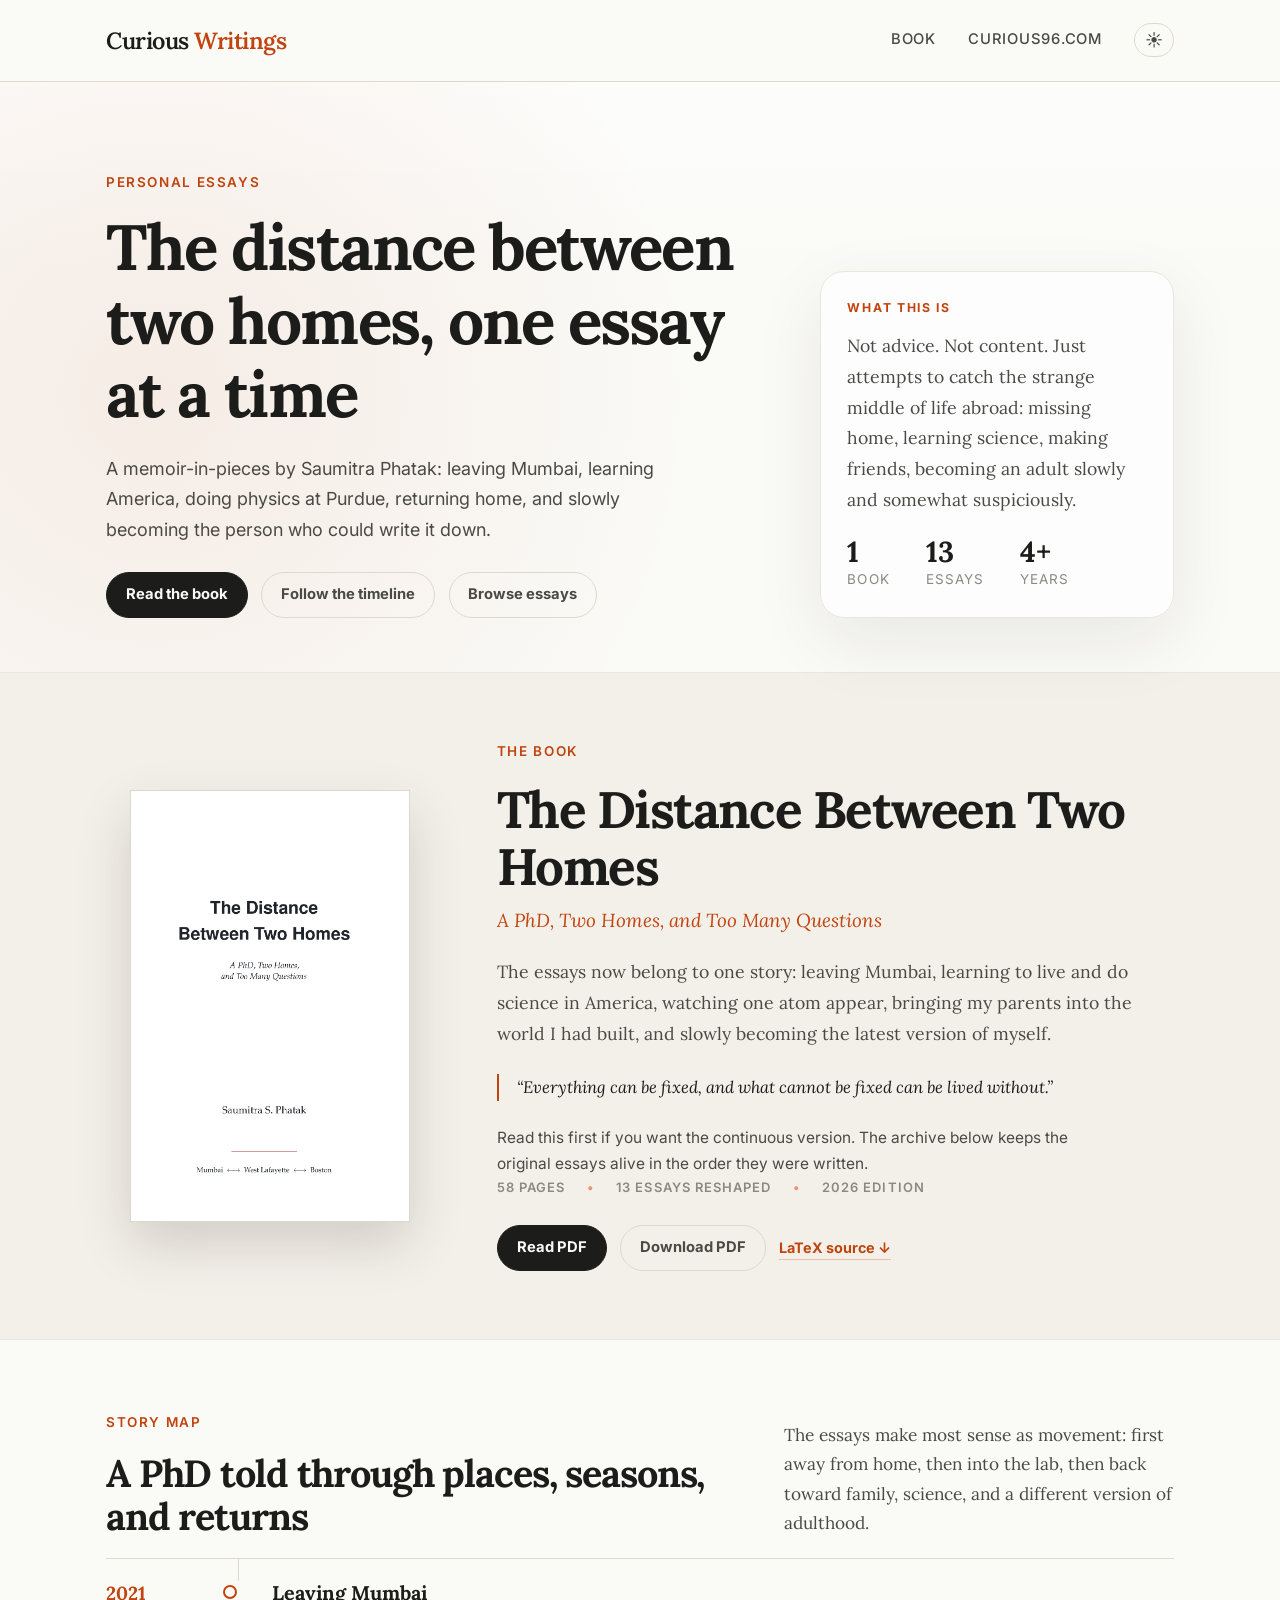
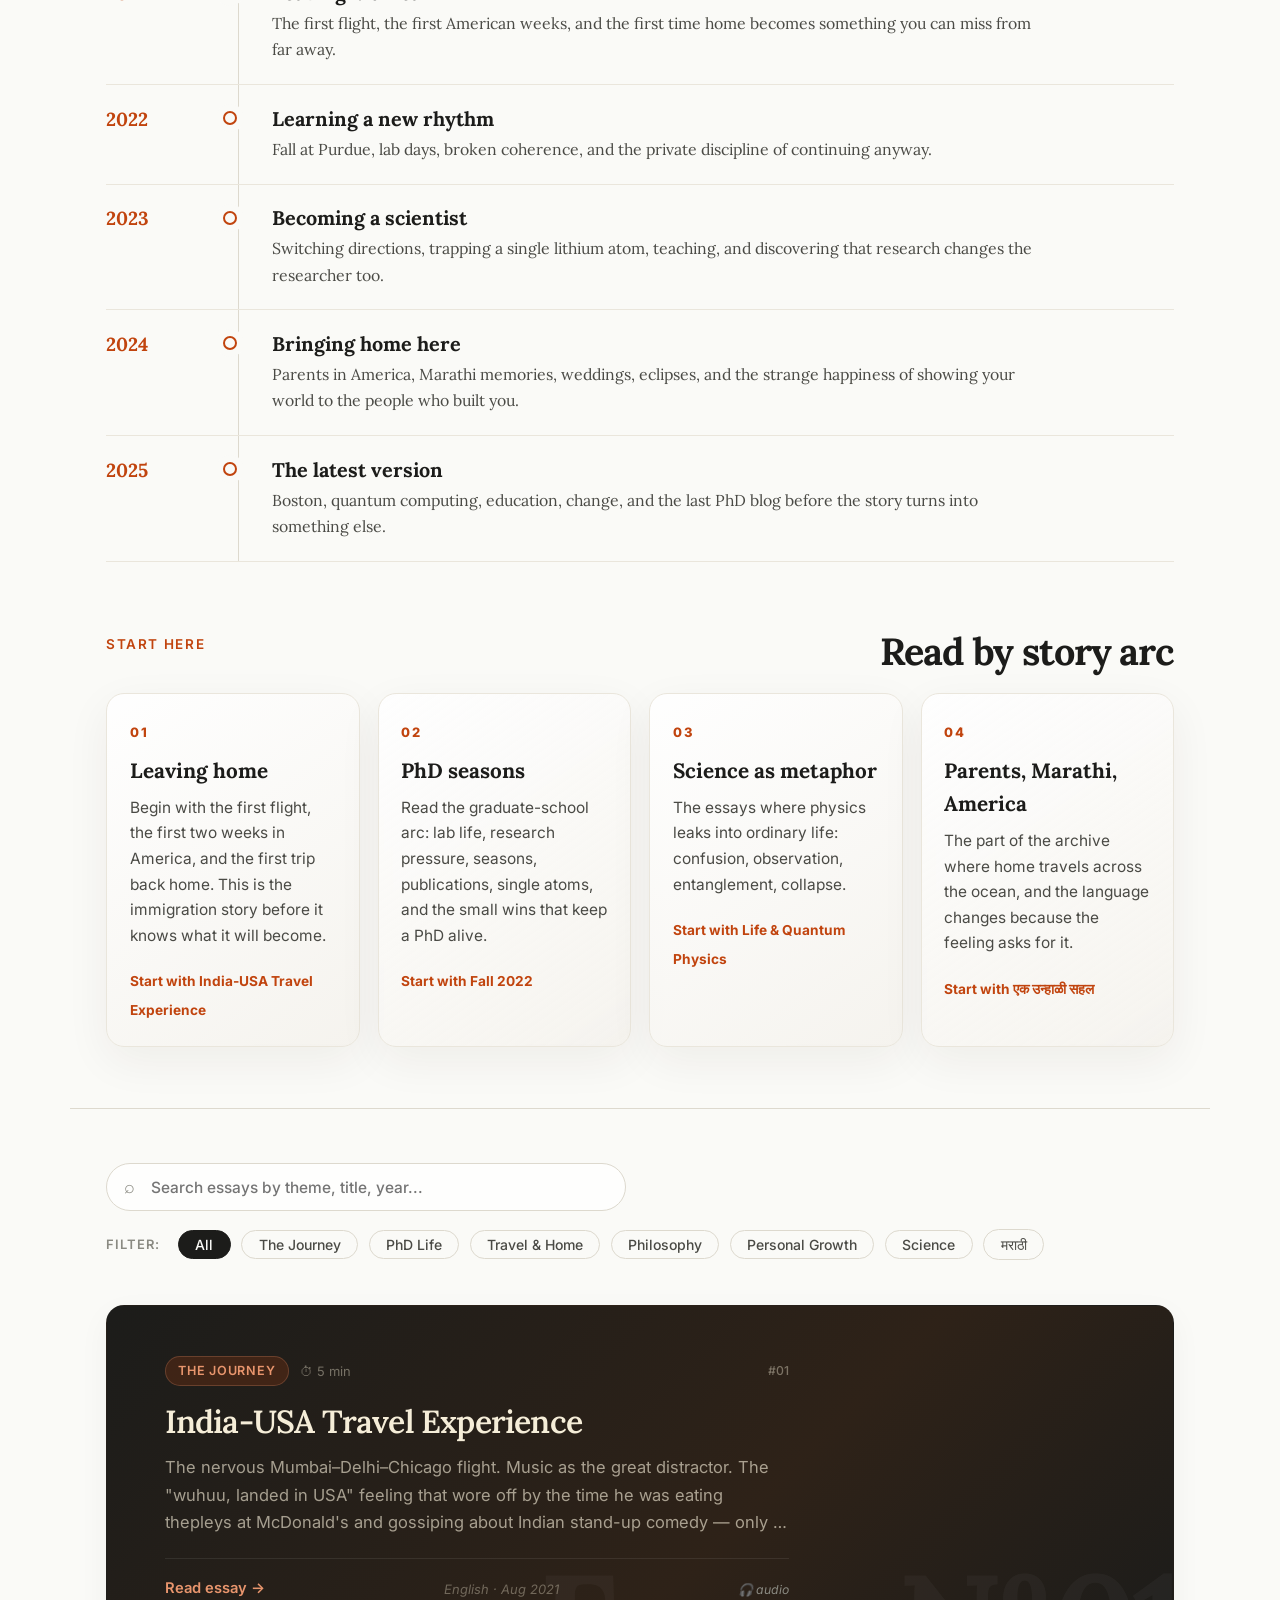
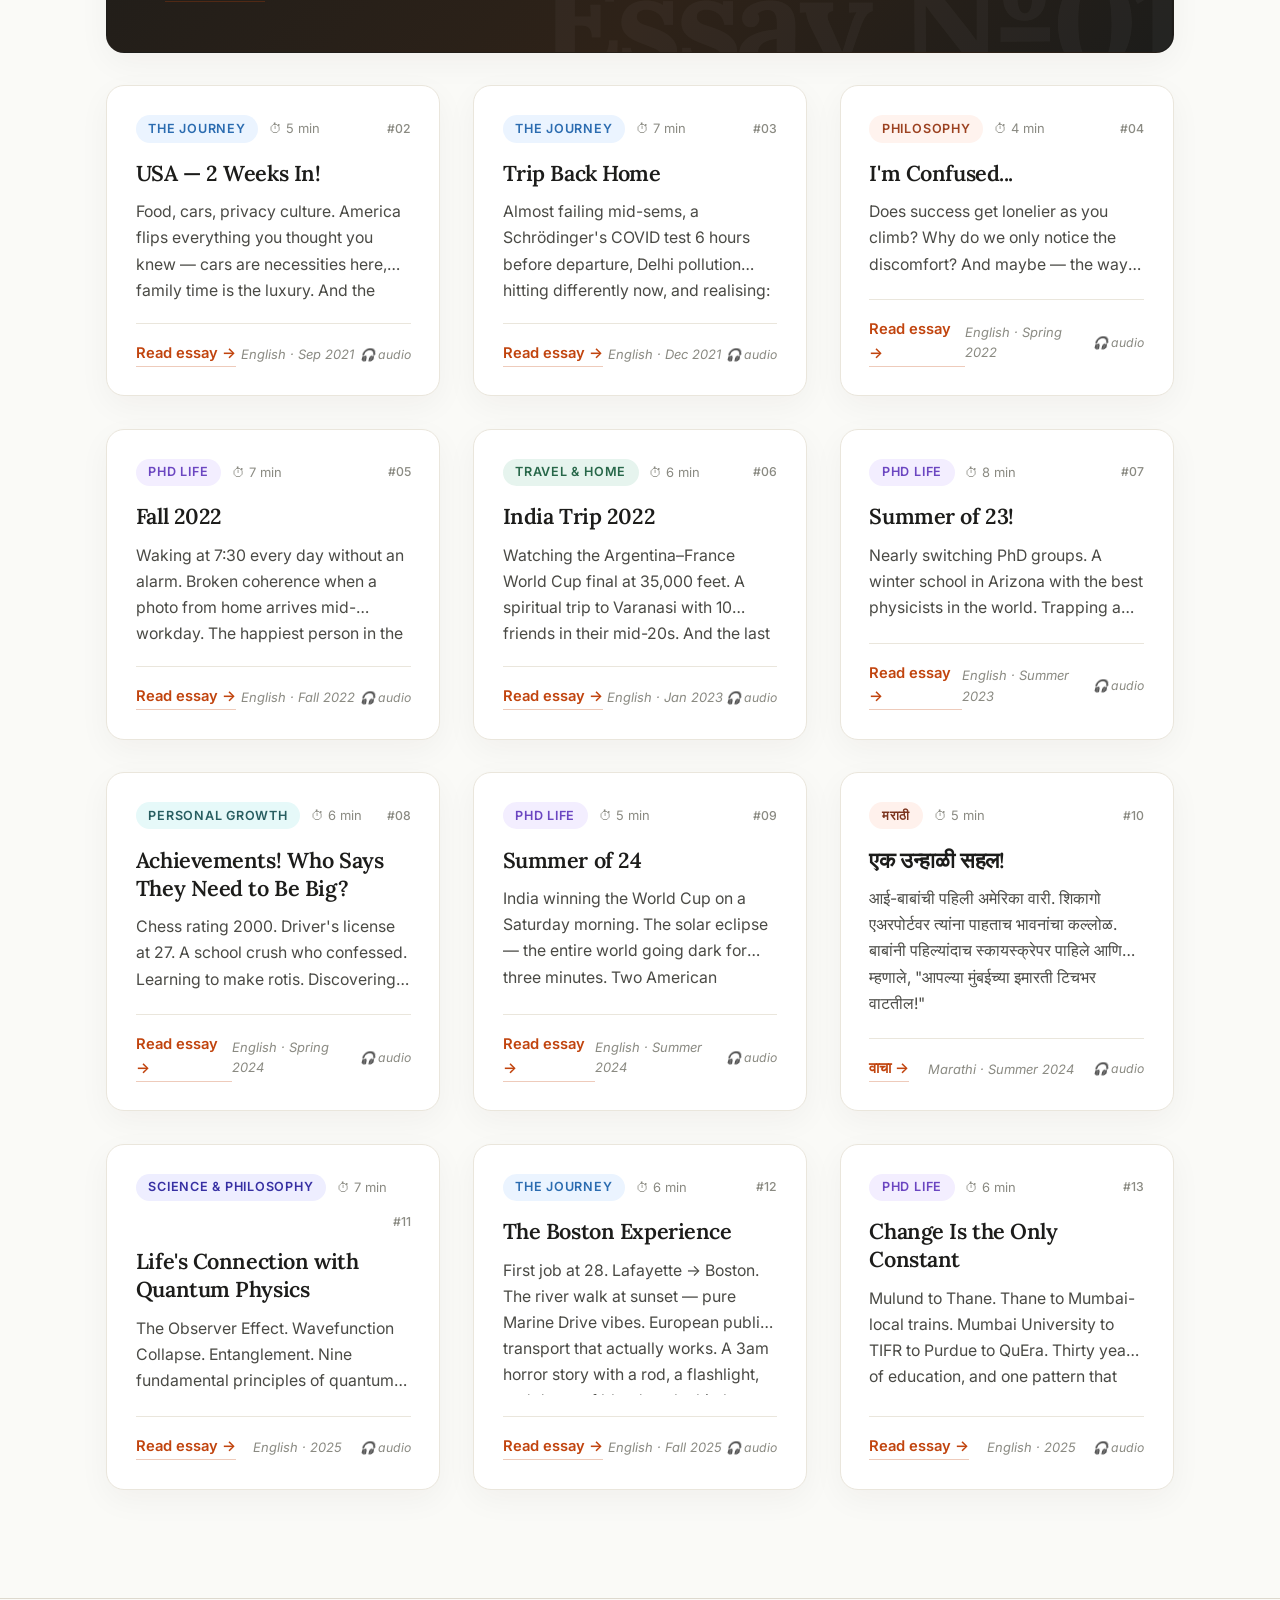
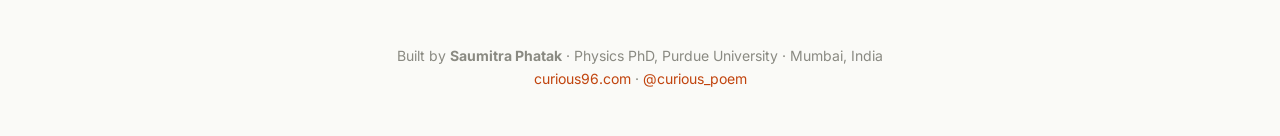
<file: curious-writings.html>
<!DOCTYPE html>
<html lang="en">
<head>
  <meta charset="UTF-8">
  <meta name="viewport" content="width=device-width, initial-scale=1.0">
  <title>Curious Writings — Saumitra Phatak</title>
  <meta name="description" content="Personal essays and The Distance Between Two Homes, a memoir by Saumitra Phatak about a Physics PhD, two homes, science, family, and becoming.">
  <meta name="author" content="Saumitra Phatak">
  <meta name="keywords" content="Saumitra Phatak, personal essays, PhD life, Indian student USA, Purdue University, Mumbai, quantum physics, life abroad">
  <link rel="canonical" href="https://saumitraphatak.github.io/curious-writings/">
  <!-- Open Graph -->
  <meta property="og:type" content="website">
  <meta property="og:title" content="Curious Writings — Personal Essays by Saumitra Phatak">
  <meta property="og:description" content="Read 13 personal essays and The Distance Between Two Homes, a memoir about a Physics PhD, two homes, science, family, and becoming.">
  <meta property="og:url" content="https://saumitraphatak.github.io/curious-writings/">
  <meta property="og:site_name" content="Curious Writings">
  <meta property="og:image" content="https://saumitraphatak.github.io/curious-writings/assets/book/the-distance-between-two-homes-cover.png">
  <!-- Twitter Card -->
  <meta name="twitter:card" content="summary">
  <meta name="twitter:title" content="Curious Writings — Personal Essays by Saumitra Phatak">
  <meta name="twitter:description" content="Personal essays and The Distance Between Two Homes, a memoir about a Physics PhD, two homes, science, family, and becoming.">
  <meta name="twitter:image" content="https://saumitraphatak.github.io/curious-writings/assets/book/the-distance-between-two-homes-cover.png">
  <!-- JSON-LD -->
  <script type="application/ld+json">
  {"@context":"https://schema.org","@graph":[{"@type":"Blog","name":"Curious Writings","description":"Personal essays by Saumitra Phatak — a Mumbaikar navigating a Physics PhD at Purdue University.","url":"https://saumitraphatak.github.io/curious-writings/","author":{"@id":"#author"},"inLanguage":["en","mr"]},{"@type":"Book","name":"The Distance Between Two Homes","alternateName":"A PhD, Two Homes, and Too Many Questions","author":{"@id":"#author"},"bookFormat":"https://schema.org/EBook","inLanguage":"en","url":"https://saumitraphatak.github.io/curious-writings/assets/book/the-distance-between-two-homes.pdf"},{"@type":"Person","@id":"#author","name":"Saumitra Phatak","url":"https://www.curious96.com"}]}
  </script>
  <link rel="stylesheet" href="css/styles.css">
</head>
<body>

<div class="progress-bar" id="progressBar"></div>

<header class="site-header">
  <div class="inner">
    <a href="curious-writings.html" class="site-logo">Curious <span>Writings</span></a>
    <nav class="site-nav">
      <a href="#book">Book</a>
      <a class="external-site-link" href="https://www.curious96.com" target="_blank" rel="noopener">curious96.com</a>
      <button class="theme-toggle" id="themeToggle" aria-label="Toggle dark mode" title="Toggle dark mode">☀</button>
    </nav>
  </div>
</header>

<main>
  <section class="hero">
    <div class="hero-copy">
      <p class="hero-eyebrow">Personal Essays</p>
      <h1>The distance between two homes, one essay at a time</h1>
      <p class="hero-sub">A memoir-in-pieces by Saumitra Phatak: leaving Mumbai, learning America, doing physics at Purdue, returning home, and slowly becoming the person who could write it down.</p>
      <div class="hero-actions">
        <a class="hero-btn primary" href="#book">Read the book</a>
        <a class="hero-btn" href="#timeline">Follow the timeline</a>
        <a class="hero-btn" href="#essays">Browse essays</a>
      </div>
    </div>
    <aside class="hero-note" aria-label="About this collection">
      <p class="note-kicker">What this is</p>
      <p>Not advice. Not content. Just attempts to catch the strange middle of life abroad: missing home, learning science, making friends, becoming an adult slowly and somewhat suspiciously.</p>
      <div class="hero-meta">
        <div class="hero-stat"><strong>1</strong><small>Book</small></div>
        <div class="hero-stat"><strong>13</strong><small>Essays</small></div>
        <div class="hero-stat"><strong>4+</strong><small>Years</small></div>
      </div>
    </aside>
  </section>

  <section class="book-feature" id="book" aria-labelledby="book-title">
    <div class="book-feature-inner">
      <a class="book-cover-link" href="assets/book/the-distance-between-two-homes.pdf" target="_blank" rel="noopener" aria-label="Open The Distance Between Two Homes PDF">
        <img class="book-cover" src="assets/book/the-distance-between-two-homes-cover.png" alt="Cover of The Distance Between Two Homes by Saumitra S. Phatak" width="792" height="1224">
      </a>
      <div class="book-copy">
        <p class="hero-eyebrow">The book</p>
        <h2 id="book-title">The Distance Between Two Homes</h2>
        <p class="book-subtitle">A PhD, Two Homes, and Too Many Questions</p>
        <p class="book-description">The essays now belong to one story: leaving Mumbai, learning to live and do science in America, watching one atom appear, bringing my parents into the world I had built, and slowly becoming the latest version of myself.</p>
        <blockquote>“Everything can be fixed, and what cannot be fixed can be lived without.”</blockquote>
        <p class="book-context">Read this first if you want the continuous version. The archive below keeps the original essays alive in the order they were written.</p>
        <div class="book-meta" aria-label="Book details">
          <span>58 pages</span>
          <span>13 essays reshaped</span>
          <span>2026 edition</span>
        </div>
        <div class="hero-actions book-actions">
          <a class="hero-btn primary" href="assets/book/the-distance-between-two-homes.pdf" target="_blank" rel="noopener">Read PDF</a>
          <a class="hero-btn" href="assets/book/the-distance-between-two-homes.pdf" download>Download PDF</a>
          <a class="text-download" href="assets/book/the-distance-between-two-homes.tex" download>LaTeX source ↓</a>
        </div>
      </div>
    </div>
  </section>

  <section class="timeline-section" id="timeline" aria-labelledby="timeline-title">
    <div class="section-intro timeline-intro">
      <div>
        <p class="hero-eyebrow">Story map</p>
        <h2 id="timeline-title">A PhD told through places, seasons, and returns</h2>
      </div>
      <p>The essays make most sense as movement: first away from home, then into the lab, then back toward family, science, and a different version of adulthood.</p>
    </div>
    <div class="timeline">
      <a class="timeline-item" href="articles/01-india-usa-travel.html">
        <span class="timeline-year">2021</span>
        <span class="timeline-dot" aria-hidden="true"></span>
        <span class="timeline-copy">
          <strong>Leaving Mumbai</strong>
          <small>The first flight, the first American weeks, and the first time home becomes something you can miss from far away.</small>
        </span>
      </a>
      <a class="timeline-item" href="articles/05-fall-2022.html">
        <span class="timeline-year">2022</span>
        <span class="timeline-dot" aria-hidden="true"></span>
        <span class="timeline-copy">
          <strong>Learning a new rhythm</strong>
          <small>Fall at Purdue, lab days, broken coherence, and the private discipline of continuing anyway.</small>
        </span>
      </a>
      <a class="timeline-item" href="articles/07-summer-2023.html">
        <span class="timeline-year">2023</span>
        <span class="timeline-dot" aria-hidden="true"></span>
        <span class="timeline-copy">
          <strong>Becoming a scientist</strong>
          <small>Switching directions, trapping a single lithium atom, teaching, and discovering that research changes the researcher too.</small>
        </span>
      </a>
      <a class="timeline-item" href="articles/10-ek-unhali-sahal.html">
        <span class="timeline-year">2024</span>
        <span class="timeline-dot" aria-hidden="true"></span>
        <span class="timeline-copy">
          <strong>Bringing home here</strong>
          <small>Parents in America, Marathi memories, weddings, eclipses, and the strange happiness of showing your world to the people who built you.</small>
        </span>
      </a>
      <a class="timeline-item" href="articles/13-learnings-of-education.html">
        <span class="timeline-year">2025</span>
        <span class="timeline-dot" aria-hidden="true"></span>
        <span class="timeline-copy">
          <strong>The latest version</strong>
          <small>Boston, quantum computing, education, change, and the last PhD blog before the story turns into something else.</small>
        </span>
      </a>
    </div>
  </section>

  <section class="reader-paths" id="start-here" aria-label="Suggested reading paths">
    <div class="section-intro">
      <p class="hero-eyebrow">Start here</p>
      <h2>Read by story arc</h2>
    </div>
    <div class="path-grid">
      <a class="path-card" href="articles/01-india-usa-travel.html">
        <span class="path-num">01</span>
        <h3>Leaving home</h3>
        <p>Begin with the first flight, the first two weeks in America, and the first trip back home. This is the immigration story before it knows what it will become.</p>
        <small>Start with India-USA Travel Experience</small>
      </a>
      <a class="path-card" href="articles/05-fall-2022.html">
        <span class="path-num">02</span>
        <h3>PhD seasons</h3>
        <p>Read the graduate-school arc: lab life, research pressure, seasons, publications, single atoms, and the small wins that keep a PhD alive.</p>
        <small>Start with Fall 2022</small>
      </a>
      <a class="path-card" href="articles/11-life-quantum-physics.html">
        <span class="path-num">03</span>
        <h3>Science as metaphor</h3>
        <p>The essays where physics leaks into ordinary life: confusion, observation, entanglement, collapse.</p>
        <small>Start with Life &amp; Quantum Physics</small>
      </a>
      <a class="path-card" href="articles/10-ek-unhali-sahal.html">
        <span class="path-num">04</span>
        <h3>Parents, Marathi, America</h3>
        <p>The part of the archive where home travels across the ocean, and the language changes because the feeling asks for it.</p>
        <small>Start with एक उन्हाळी सहल</small>
      </a>
    </div>
  </section>

  <hr class="divider">

  <div class="filter-shell" id="essays">
    <div class="search-wrap">
      <span class="search-icon">⌕</span>
      <input id="essaySearch" type="search" placeholder="Search essays by theme, title, year..." autocomplete="off" aria-label="Search essays">
    </div>
    <div class="filter-bar">
      <span class="filter-label">Filter:</span>
      <button class="filter-btn active" data-filter="all">All</button>
      <button class="filter-btn" data-filter="journey">The Journey</button>
      <button class="filter-btn" data-filter="phd">PhD Life</button>
      <button class="filter-btn" data-filter="travel">Travel & Home</button>
      <button class="filter-btn" data-filter="philosophy">Philosophy</button>
      <button class="filter-btn" data-filter="growth">Personal Growth</button>
      <button class="filter-btn" data-filter="science">Science</button>
      <button class="filter-btn" data-filter="marathi">मराठी</button>
    </div>
  </div>

  <section class="articles-section">
    <div class="articles-grid" id="grid">

      <!-- 01 -->
      <article class="article-card featured reveal" data-category="journey">
        <div class="card-body">
          <div class="card-meta">
            <span class="category-tag cat-journey">The Journey</span>
            <span class="read-time">⏱ 5 min</span>
            <span class="card-num">#01</span>
          </div>
          <h2 class="card-title">India-USA Travel Experience</h2>
          <p class="card-excerpt">The nervous Mumbai–Delhi–Chicago flight. Music as the great distractor. The "wuhuu, landed in USA" feeling that wore off by the time he was eating thepleys at McDonald's and gossiping about Indian stand-up comedy — only to leave a bag on the shuttle home.</p>
          <div class="card-footer">
            <a href="articles/01-india-usa-travel.html" class="card-read-link">Read essay →</a>
            <span class="card-lang">English · Aug 2021</span>
          </div>
        </div>
      </article>

      <!-- 02 -->
      <article class="article-card reveal" data-category="journey">
        <div class="card-body">
          <div class="card-meta">
            <span class="category-tag cat-journey">The Journey</span>
            <span class="read-time">⏱ 5 min</span>
            <span class="card-num">#02</span>
          </div>
          <h2 class="card-title">USA — 2 Weeks In!</h2>
          <p class="card-excerpt">Food, cars, privacy culture. America flips everything you thought you knew — cars are necessities here, family time is the luxury. And the discipline! They actually follow the rules.</p>
          <div class="card-footer">
            <a href="articles/02-usa-two-weeks.html" class="card-read-link">Read essay →</a>
            <span class="card-lang">English · Sep 2021</span>
          </div>
        </div>
      </article>

      <!-- 03 -->
      <article class="article-card reveal" data-category="journey">
        <div class="card-body">
          <div class="card-meta">
            <span class="category-tag cat-journey">The Journey</span>
            <span class="read-time">⏱ 7 min</span>
            <span class="card-num">#03</span>
          </div>
          <h2 class="card-title">Trip Back Home</h2>
          <p class="card-excerpt">Almost failing mid-sems, a Schrödinger's COVID test 6 hours before departure, Delhi pollution hitting differently now, and realising: you go out and fail at 100 things, still you come home a superstar in your parents' eyes.</p>
          <div class="card-footer">
            <a href="articles/03-trip-back-home.html" class="card-read-link">Read essay →</a>
            <span class="card-lang">English · Dec 2021</span>
          </div>
        </div>
      </article>

      <!-- 04 -->
      <article class="article-card reveal" data-category="philosophy">
        <div class="card-body">
          <div class="card-meta">
            <span class="category-tag cat-philosophy">Philosophy</span>
            <span class="read-time">⏱ 4 min</span>
            <span class="card-num">#04</span>
          </div>
          <h2 class="card-title">I'm Confused...</h2>
          <p class="card-excerpt">Does success get lonelier as you climb? Why do we only notice the discomfort? And maybe — the way to live is to have floating interests always. Changing phases is the key to being content.</p>
          <div class="card-footer">
            <a href="articles/04-im-confused.html" class="card-read-link">Read essay →</a>
            <span class="card-lang">English · Spring 2022</span>
          </div>
        </div>
      </article>

      <!-- 05 -->
      <article class="article-card reveal" data-category="phd">
        <div class="card-body">
          <div class="card-meta">
            <span class="category-tag cat-phd">PhD Life</span>
            <span class="read-time">⏱ 7 min</span>
            <span class="card-num">#05</span>
          </div>
          <h2 class="card-title">Fall 2022</h2>
          <p class="card-excerpt">Waking at 7:30 every day without an alarm. Broken coherence when a photo from home arrives mid-workday. The happiest person in the room is the one who thinks the least. And the fall season — everyone in the world should experience it once.</p>
          <div class="card-footer">
            <a href="articles/05-fall-2022.html" class="card-read-link">Read essay →</a>
            <span class="card-lang">English · Fall 2022</span>
          </div>
        </div>
      </article>

      <!-- 06 -->
      <article class="article-card reveal" data-category="travel">
        <div class="card-body">
          <div class="card-meta">
            <span class="category-tag cat-travel">Travel & Home</span>
            <span class="read-time">⏱ 6 min</span>
            <span class="card-num">#06</span>
          </div>
          <h2 class="card-title">India Trip 2022</h2>
          <p class="card-excerpt">Watching the Argentina–France World Cup final at 35,000 feet. A spiritual trip to Varanasi with 10 friends in their mid-20s. And the last night — crying together as a family before going back to make the American dream come true.</p>
          <div class="card-footer">
            <a href="articles/06-india-trip-2022.html" class="card-read-link">Read essay →</a>
            <span class="card-lang">English · Jan 2023</span>
          </div>
        </div>
      </article>

      <!-- 07 -->
      <article class="article-card reveal" data-category="phd">
        <div class="card-body">
          <div class="card-meta">
            <span class="category-tag cat-phd">PhD Life</span>
            <span class="read-time">⏱ 8 min</span>
            <span class="card-num">#07</span>
          </div>
          <h2 class="card-title">Summer of 23!</h2>
          <p class="card-excerpt">Nearly switching PhD groups. A winter school in Arizona with the best physicists in the world. Trapping a single lithium atom — best imaging accuracy in the world. Teaching atomic physics to Mumbai University students every Saturday.</p>
          <div class="card-footer">
            <a href="articles/07-summer-2023.html" class="card-read-link">Read essay →</a>
            <span class="card-lang">English · Summer 2023</span>
          </div>
        </div>
      </article>

      <!-- 08 -->
      <article class="article-card reveal" data-category="growth">
        <div class="card-body">
          <div class="card-meta">
            <span class="category-tag cat-growth">Personal Growth</span>
            <span class="read-time">⏱ 6 min</span>
            <span class="card-num">#08</span>
          </div>
          <h2 class="card-title">Achievements! Who Says They Need to Be Big?</h2>
          <p class="card-excerpt">Chess rating 2000. Driver's license at 27. A school crush who confessed. Learning to make rotis. Discovering classical music. Defending Hinduism with physics. The ones that never go on your CV but define you completely.</p>
          <div class="card-footer">
            <a href="articles/08-achievements.html" class="card-read-link">Read essay →</a>
            <span class="card-lang">English · Spring 2024</span>
          </div>
        </div>
      </article>

      <!-- 09 -->
      <article class="article-card reveal" data-category="phd">
        <div class="card-body">
          <div class="card-meta">
            <span class="category-tag cat-phd">PhD Life</span>
            <span class="read-time">⏱ 5 min</span>
            <span class="card-num">#09</span>
          </div>
          <h2 class="card-title">Summer of 24</h2>
          <p class="card-excerpt">India winning the World Cup on a Saturday morning. The solar eclipse — the entire world going dark for three minutes. Two American weddings. And a labmate's words: "It's so weird that after five years, you move on, but the lab stays right where it is."</p>
          <div class="card-footer">
            <a href="articles/09-summer-2024.html" class="card-read-link">Read essay →</a>
            <span class="card-lang">English · Summer 2024</span>
          </div>
        </div>
      </article>

      <!-- 10 -->
      <article class="article-card reveal" data-category="marathi">
        <div class="card-body">
          <div class="card-meta">
            <span class="category-tag cat-marathi">मराठी</span>
            <span class="read-time">⏱ 5 min</span>
            <span class="card-num">#10</span>
          </div>
          <h2 class="card-title">एक उन्हाळी सहल!</h2>
          <p class="card-excerpt">आई-बाबांची पहिली अमेरिका वारी. शिकागो एअरपोर्टवर त्यांना पाहताच भावनांचा कल्लोळ. बाबांनी पहिल्यांदाच स्कायस्क्रेपर पाहिले आणि म्हणाले, "आपल्या मुंबईच्या इमारती टिचभर वाटतील!"</p>
          <div class="card-footer">
            <a href="articles/10-ek-unhali-sahal.html" class="card-read-link">वाचा →</a>
            <span class="card-lang">Marathi · Summer 2024</span>
          </div>
        </div>
      </article>

      <!-- 11 -->
      <article class="article-card reveal" data-category="science">
        <div class="card-body">
          <div class="card-meta">
            <span class="category-tag cat-science">Science & Philosophy</span>
            <span class="read-time">⏱ 7 min</span>
            <span class="card-num">#11</span>
          </div>
          <h2 class="card-title">Life's Connection with Quantum Physics</h2>
          <p class="card-excerpt">The Observer Effect. Wavefunction Collapse. Entanglement. Nine fundamental principles of quantum physics — and how each one mirrors the way we actually live, love, and make decisions.</p>
          <div class="card-footer">
            <a href="articles/11-life-quantum-physics.html" class="card-read-link">Read essay →</a>
            <span class="card-lang">English · 2025</span>
          </div>
        </div>
      </article>

      <!-- 12 -->
      <article class="article-card reveal" data-category="journey">
        <div class="card-body">
          <div class="card-meta">
            <span class="category-tag cat-journey">The Journey</span>
            <span class="read-time">⏱ 6 min</span>
            <span class="card-num">#12</span>
          </div>
          <h2 class="card-title">The Boston Experience</h2>
          <p class="card-excerpt">First job at 28. Lafayette → Boston. The river walk at sunset — pure Marine Drive vibes. European public transport that actually works. A 3am horror story with a rod, a flashlight, and drops of blood on the kitchen floor. And riding the quantum computing tide.</p>
          <div class="card-footer">
            <a href="articles/12-boston-experience.html" class="card-read-link">Read essay →</a>
            <span class="card-lang">English · Fall 2025</span>
          </div>
        </div>
      </article>

      <!-- 13 -->
      <article class="article-card reveal" data-category="phd">
        <div class="card-body">
          <div class="card-meta">
            <span class="category-tag cat-phd">PhD Life</span>
            <span class="read-time">⏱ 6 min</span>
            <span class="card-num">#13</span>
          </div>
          <h2 class="card-title">Change Is the Only Constant</h2>
          <p class="card-excerpt">Mulund to Thane. Thane to Mumbai-local trains. Mumbai University to TIFR to Purdue to QuEra. Thirty years of education, and one pattern that repeated itself every single time: survival mode first, then compounding growth. The final PhD blog.</p>
          <div class="card-footer">
            <a href="articles/13-learnings-of-education.html" class="card-read-link">Read essay →</a>
            <span class="card-lang">English · 2025</span>
          </div>
        </div>
      </article>

    </div>
    <p class="empty-state" id="emptyState" hidden>No essays match that filter yet. Try a softer search term, the archive is moody but not infinite.</p>
  </section>
</main>

<footer class="site-footer">
  <p>Built by <strong>Saumitra Phatak</strong> · Physics PhD, Purdue University · Mumbai, India<br>
  <a href="https://www.curious96.com" target="_blank" rel="noopener">curious96.com</a> · <a href="https://www.instagram.com/curious_poem/" target="_blank" rel="noopener">@curious_poem</a></p>
</footer>

<script>
// ─── DARK MODE ───
(function() {
  const saved = localStorage.getItem('cw-theme');
  if (saved === 'dark') document.documentElement.dataset.theme = 'dark';
})();

const toggleBtn = document.getElementById('themeToggle');
toggleBtn.textContent = document.documentElement.dataset.theme === 'dark' ? '☾' : '☀';
toggleBtn.addEventListener('click', () => {
  const isDark = document.documentElement.dataset.theme === 'dark';
  document.documentElement.dataset.theme = isDark ? '' : 'dark';
  toggleBtn.textContent = isDark ? '☀' : '☾';
  localStorage.setItem('cw-theme', isDark ? '' : 'dark');
});

// ─── PROGRESS BAR FALLBACK (for browsers without scroll-timeline) ───
if (!CSS.supports('animation-timeline', 'scroll()')) {
  const bar = document.getElementById('progressBar');
  window.addEventListener('scroll', () => {
    const scrolled = window.scrollY;
    const total = document.documentElement.scrollHeight - window.innerHeight;
    bar.style.transform = `scaleX(${total > 0 ? scrolled / total : 0})`;
  }, { passive: true });
}

// ─── STAGGER DELAYS for reveal cards ───
document.querySelectorAll('.article-card.reveal').forEach((card, i) => {
  card.style.setProperty('--stagger', i % 6);
});

// ─── SCROLL REVEAL ───
const observer = new IntersectionObserver(entries => {
  entries.forEach(e => { if (e.isIntersecting) e.target.classList.add('visible'); });
}, { threshold: 0.07 });
document.querySelectorAll('.reveal').forEach(el => observer.observe(el));

// ─── SEARCH + FILTER with fade-animation ───
let activeFilter = 'all';
let activeQuery = '';

function cardMatches(card) {
  const filterMatch = activeFilter === 'all' || card.dataset.category === activeFilter;
  const haystack = card.textContent.toLowerCase();
  const queryMatch = !activeQuery || haystack.includes(activeQuery);
  return filterMatch && queryMatch;
}

function doFilter() {
  const cards = [...document.querySelectorAll('.article-card')];
  const emptyState = document.getElementById('emptyState');
  const hidden = new Set();

  // Phase 1: fade out cards that won't be shown
  cards.forEach(card => {
    const show = cardMatches(card);
    if (!show) {
      hidden.add(card);
      card.style.opacity = '0';
      card.style.transform = 'scale(0.97) translateY(-6px)';
    }
  });

  // Phase 2: after fade, hide them and reveal remaining
  setTimeout(() => {
    cards.forEach((card, i) => {
      if (hidden.has(card)) {
        card.style.display = 'none';
        card.style.opacity = '';
        card.style.transform = '';
      } else {
        if (card.style.display === 'none') {
          card.style.display = '';
          card.style.opacity = '0';
          card.style.transform = 'scale(0.97) translateY(10px)';
          // stagger visible cards
          const delay = [...cards.filter(c => !hidden.has(c))].indexOf(card) * 40;
          setTimeout(() => {
            card.style.transition = 'opacity 0.3s ease, transform 0.3s ease, box-shadow 0.3s ease';
            card.style.opacity = '1';
            card.style.transform = '';
            setTimeout(() => card.style.transition = '', 350);
          }, delay);
        } else {
          card.style.opacity = '1';
          card.style.transform = '';
        }
      }
    });
    if (emptyState) emptyState.hidden = hidden.size !== cards.length;
  }, 220);
}

// Override card transition for filter animation
document.querySelectorAll('.article-card').forEach(card => {
  card.style.transition = 'opacity 0.22s ease, transform 0.22s ease, box-shadow 0.3s ease';
});

document.querySelectorAll('.filter-btn').forEach(btn => {
  btn.addEventListener('click', () => {
    document.querySelectorAll('.filter-btn').forEach(b => b.classList.remove('active'));
    btn.classList.add('active');
    activeFilter = btn.dataset.filter;
    if (document.startViewTransition) {
      const transition = document.startViewTransition(() => doFilter());
      transition.ready.catch(() => {});
      transition.finished.catch(() => {});
    } else {
      doFilter();
    }
  });
});

const searchInput = document.getElementById('essaySearch');
searchInput?.addEventListener('input', () => {
  activeQuery = searchInput.value.trim().toLowerCase();
  doFilter();
});

// ─── AUDIO HINT (front page — passive indicator, full listen is inside article) ───
document.querySelectorAll('.article-card').forEach(card => {
  const footer = card.querySelector('.card-footer');
  if (!footer) return;
  const hint = document.createElement('span');
  hint.className   = 'card-audio-hint';
  hint.textContent = '🎧 audio';
  hint.title       = 'Open the essay to listen to the full audio';
  footer.appendChild(hint);
});
</script>
</body>
</html>
</file>
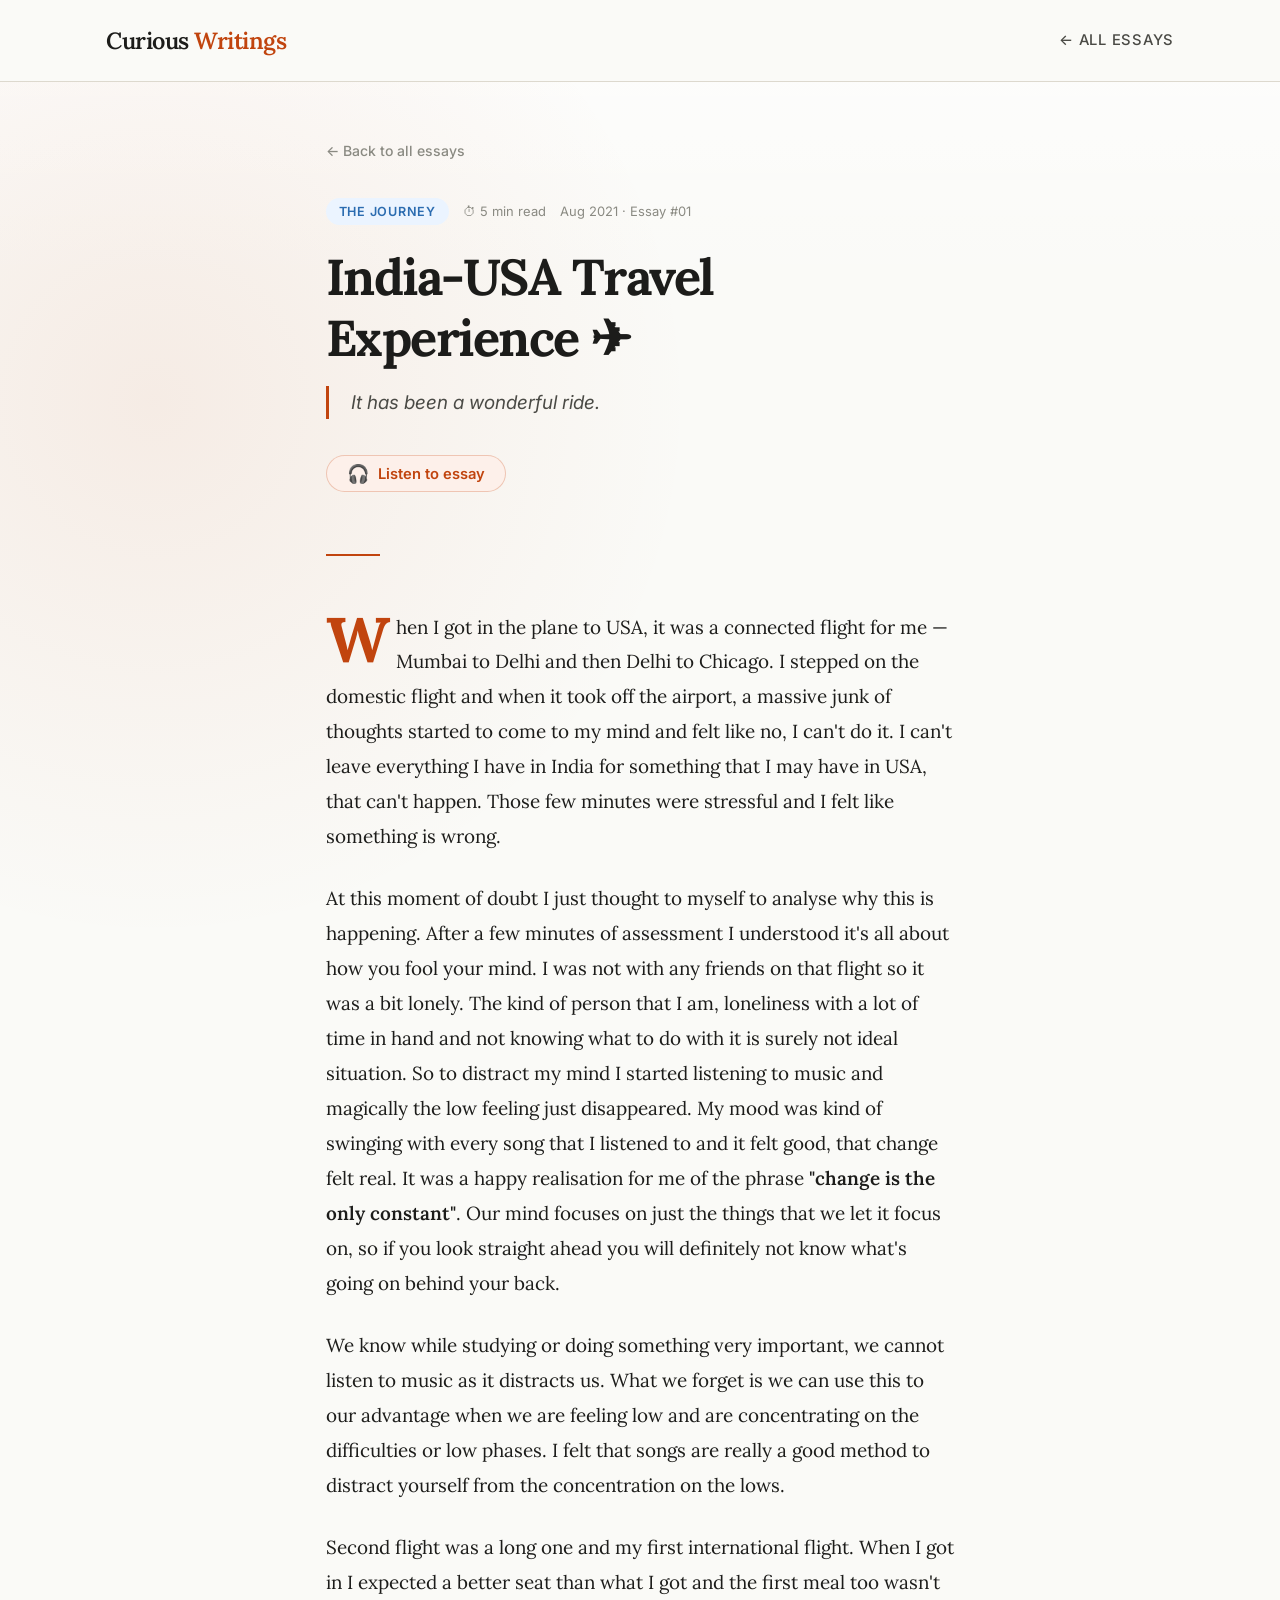
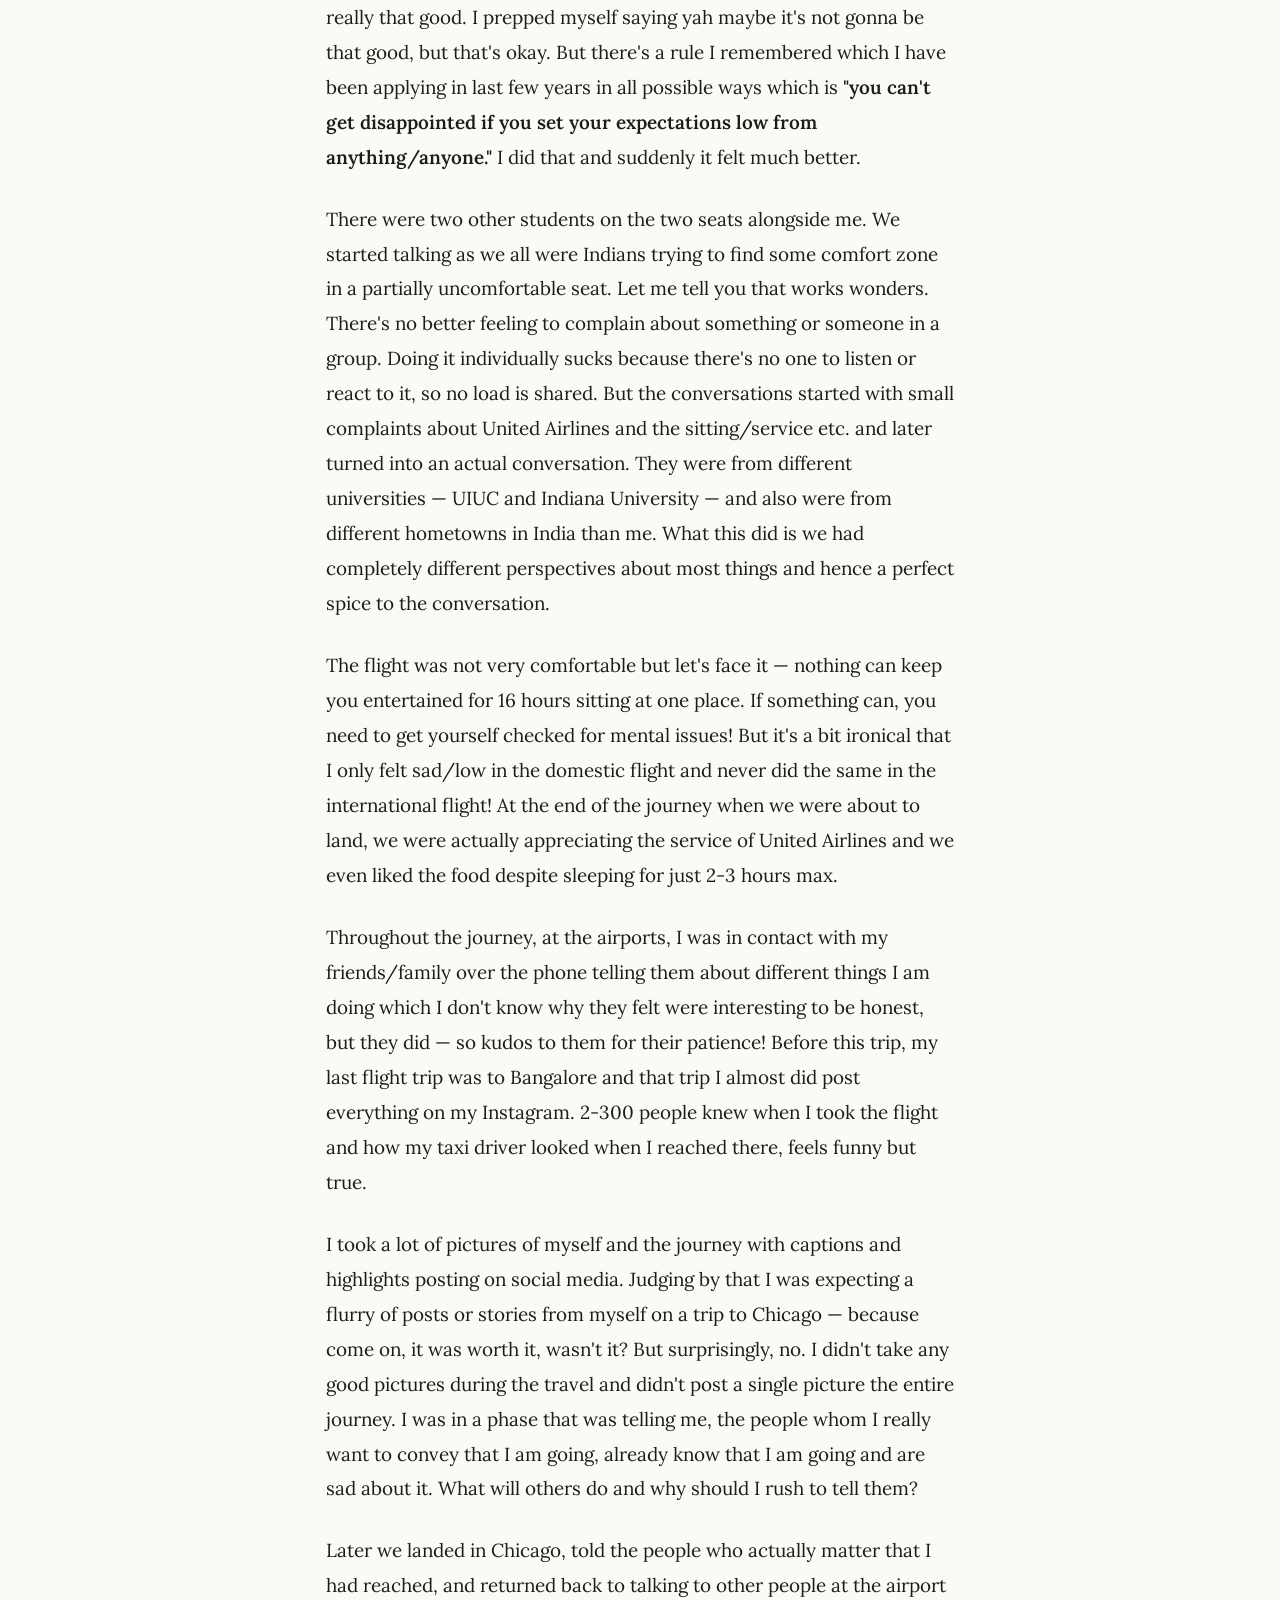
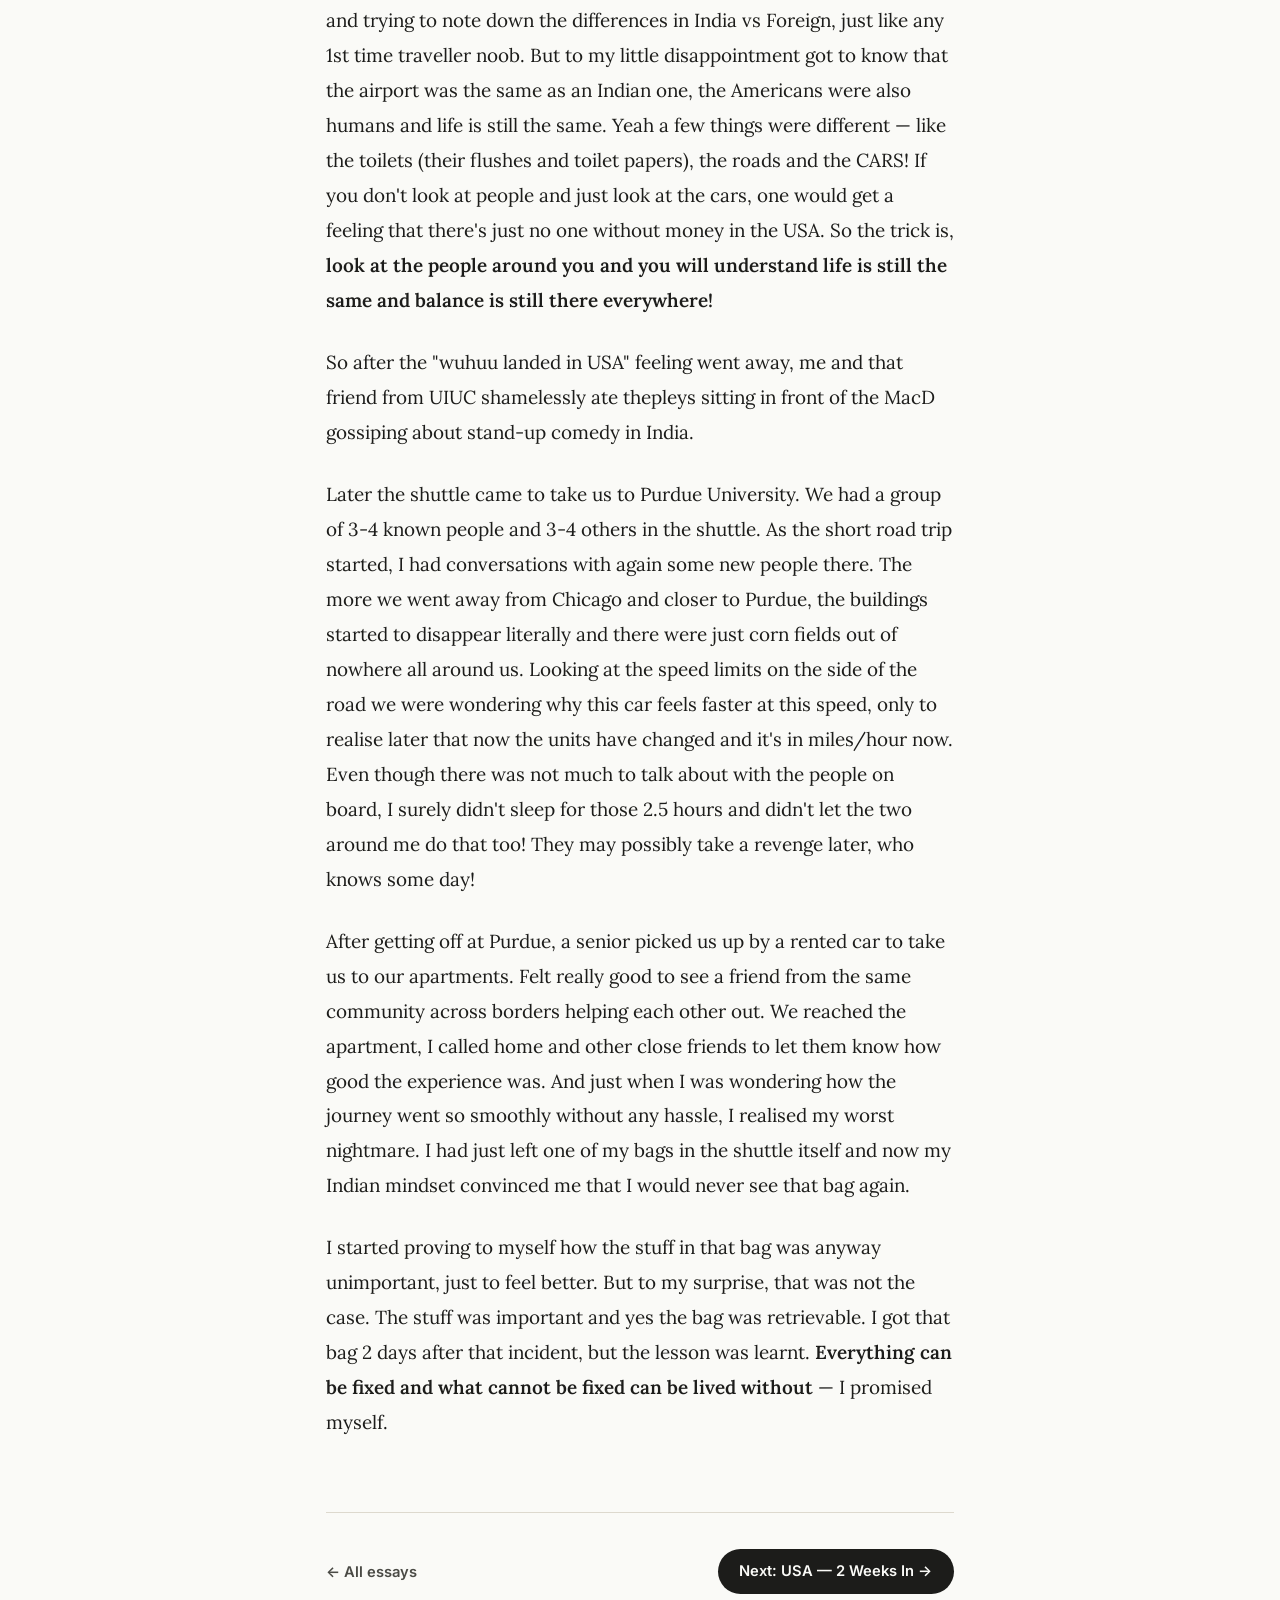
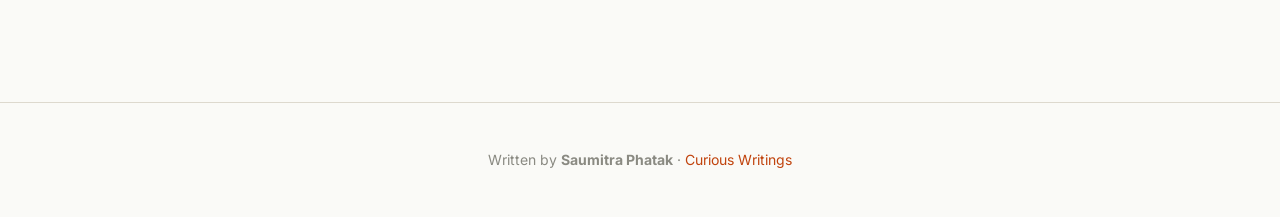
<file: articles/01-india-usa-travel.html>
<!DOCTYPE html>
<html lang="en">
<head>
  <meta charset="UTF-8">
  <meta name="viewport" content="width=device-width, initial-scale=1.0">
  <title>India-USA Travel Experience — Curious Writings</title>
  <meta name="description" content="Leaving India for the first time at 25 — the nervous first flight from Mumbai to Chicago, music as armour against anxiety, and a bag left behind on an airport shuttle. Essay #1 by Saumitra Phatak.">
  <meta name="author" content="Saumitra Phatak">
  <link rel="canonical" href="https://saumitraphatak.github.io/curious-writings/articles/01-india-usa-travel.html">
  <meta property="og:type" content="article">
  <meta property="og:title" content="India-USA Travel Experience — Curious Writings">
  <meta property="og:description" content="Leaving India for the first time at 25 — the nervous first flight from Mumbai to Chicago and everything that goes through your head at 35,000 feet.">
  <meta property="og:url" content="https://saumitraphatak.github.io/curious-writings/articles/01-india-usa-travel.html">
  <meta property="og:site_name" content="Curious Writings">
  <meta name="twitter:card" content="summary">
  <meta name="twitter:title" content="India-USA Travel Experience">
  <meta name="twitter:description" content="Leaving India for the first time at 25 — the nervous first flight from Mumbai to Chicago and everything that goes through your head at 35,000 feet.">
  <script type="application/ld+json">{"@context":"https://schema.org","@type":"BlogPosting","headline":"India-USA Travel Experience","description":"Leaving India for the first time at 25 — the nervous first flight from Mumbai to Chicago and everything that goes through your head at 35,000 feet.","author":{"@type":"Person","name":"Saumitra Phatak","url":"https://www.curious96.com"},"url":"https://saumitraphatak.github.io/curious-writings/articles/01-india-usa-travel.html","datePublished":"2021-08-01","publisher":{"@type":"Person","name":"Saumitra Phatak"}}</script>
  <link rel="stylesheet" href="../css/styles.css">
</head>
<body>
<header class="site-header">
  <div class="inner">
    <a href="../curious-writings.html" class="site-logo">Curious <span>Writings</span></a>
    <nav class="site-nav"><a href="../curious-writings.html">← All Essays</a></nav>
  </div>
</header>
<main>
  <article class="article-page">
    <header class="article-page-header">
      <a href="../curious-writings.html" class="article-back">← Back to all essays</a>
      <div class="article-page-meta">
        <span class="category-tag cat-journey">The Journey</span>
        <span class="read-time">⏱ 5 min read</span>
        <span class="read-time">Aug 2021 · Essay #01</span>
      </div>
      <h1>India-USA Travel Experience ✈</h1>
      <p class="article-lede">It has been a wonderful ride.</p>
      <hr class="article-divider">
    </header>

    <div class="article-body">
      <p>When I got in the plane to USA, it was a connected flight for me — Mumbai to Delhi and then Delhi to Chicago. I stepped on the domestic flight and when it took off the airport, a massive junk of thoughts started to come to my mind and felt like no, I can't do it. I can't leave everything I have in India for something that I may have in USA, that can't happen. Those few minutes were stressful and I felt like something is wrong.</p>

      <p>At this moment of doubt I just thought to myself to analyse why this is happening. After a few minutes of assessment I understood it's all about how you fool your mind. I was not with any friends on that flight so it was a bit lonely. The kind of person that I am, loneliness with a lot of time in hand and not knowing what to do with it is surely not ideal situation. So to distract my mind I started listening to music and magically the low feeling just disappeared. My mood was kind of swinging with every song that I listened to and it felt good, that change felt real. It was a happy realisation for me of the phrase <strong>"change is the only constant"</strong>. Our mind focuses on just the things that we let it focus on, so if you look straight ahead you will definitely not know what's going on behind your back.</p>

      <p>We know while studying or doing something very important, we cannot listen to music as it distracts us. What we forget is we can use this to our advantage when we are feeling low and are concentrating on the difficulties or low phases. I felt that songs are really a good method to distract yourself from the concentration on the lows.</p>

      <p>Second flight was a long one and my first international flight. When I got in I expected a better seat than what I got and the first meal too wasn't really that good. I prepped myself saying yah maybe it's not gonna be that good, but that's okay. But there's a rule I remembered which I have been applying in last few years in all possible ways which is <strong>"you can't get disappointed if you set your expectations low from anything/anyone."</strong> I did that and suddenly it felt much better.</p>

      <p>There were two other students on the two seats alongside me. We started talking as we all were Indians trying to find some comfort zone in a partially uncomfortable seat. Let me tell you that works wonders. There's no better feeling to complain about something or someone in a group. Doing it individually sucks because there's no one to listen or react to it, so no load is shared. But the conversations started with small complaints about United Airlines and the sitting/service etc. and later turned into an actual conversation. They were from different universities — UIUC and Indiana University — and also were from different hometowns in India than me. What this did is we had completely different perspectives about most things and hence a perfect spice to the conversation.</p>

      <p>The flight was not very comfortable but let's face it — nothing can keep you entertained for 16 hours sitting at one place. If something can, you need to get yourself checked for mental issues! But it's a bit ironical that I only felt sad/low in the domestic flight and never did the same in the international flight! At the end of the journey when we were about to land, we were actually appreciating the service of United Airlines and we even liked the food despite sleeping for just 2-3 hours max.</p>

      <p>Throughout the journey, at the airports, I was in contact with my friends/family over the phone telling them about different things I am doing which I don't know why they felt were interesting to be honest, but they did — so kudos to them for their patience! Before this trip, my last flight trip was to Bangalore and that trip I almost did post everything on my Instagram. 2-300 people knew when I took the flight and how my taxi driver looked when I reached there, feels funny but true.</p>

      <p>I took a lot of pictures of myself and the journey with captions and highlights posting on social media. Judging by that I was expecting a flurry of posts or stories from myself on a trip to Chicago — because come on, it was worth it, wasn't it? But surprisingly, no. I didn't take any good pictures during the travel and didn't post a single picture the entire journey. I was in a phase that was telling me, the people whom I really want to convey that I am going, already know that I am going and are sad about it. What will others do and why should I rush to tell them?</p>

      <p>Later we landed in Chicago, told the people who actually matter that I had reached, and returned back to talking to other people at the airport and trying to note down the differences in India vs Foreign, just like any 1st time traveller noob. But to my little disappointment got to know that the airport was the same as an Indian one, the Americans were also humans and life is still the same. Yeah a few things were different — like the toilets (their flushes and toilet papers), the roads and the CARS! If you don't look at people and just look at the cars, one would get a feeling that there's just no one without money in the USA. So the trick is, <strong>look at the people around you and you will understand life is still the same and balance is still there everywhere!</strong></p>

      <p>So after the "wuhuu landed in USA" feeling went away, me and that friend from UIUC shamelessly ate thepleys sitting in front of the MacD gossiping about stand-up comedy in India.</p>

      <p>Later the shuttle came to take us to Purdue University. We had a group of 3-4 known people and 3-4 others in the shuttle. As the short road trip started, I had conversations with again some new people there. The more we went away from Chicago and closer to Purdue, the buildings started to disappear literally and there were just corn fields out of nowhere all around us. Looking at the speed limits on the side of the road we were wondering why this car feels faster at this speed, only to realise later that now the units have changed and it's in miles/hour now. Even though there was not much to talk about with the people on board, I surely didn't sleep for those 2.5 hours and didn't let the two around me do that too! They may possibly take a revenge later, who knows some day!</p>

      <p>After getting off at Purdue, a senior picked us up by a rented car to take us to our apartments. Felt really good to see a friend from the same community across borders helping each other out. We reached the apartment, I called home and other close friends to let them know how good the experience was. And just when I was wondering how the journey went so smoothly without any hassle, I realised my worst nightmare. I had just left one of my bags in the shuttle itself and now my Indian mindset convinced me that I would never see that bag again.</p>

      <p>I started proving to myself how the stuff in that bag was anyway unimportant, just to feel better. But to my surprise, that was not the case. The stuff was important and yes the bag was retrievable. I got that bag 2 days after that incident, but the lesson was learnt. <strong>Everything can be fixed and what cannot be fixed can be lived without</strong> — I promised myself.</p>
    </div>

    <footer class="article-footer">
      <div class="article-footer-nav">
        <a href="../curious-writings.html">← All essays</a>
      </div>
      <a href="02-usa-two-weeks.html" class="back-to-all">Next: USA — 2 Weeks In →</a>
    </footer>
  </article>
</main>
<footer class="site-footer">
  <p>Written by <strong>Saumitra Phatak</strong> · <a href="../curious-writings.html">Curious Writings</a></p>
</footer>
<script src="../js/listen.js"></script>
</body>
</html>
</file>
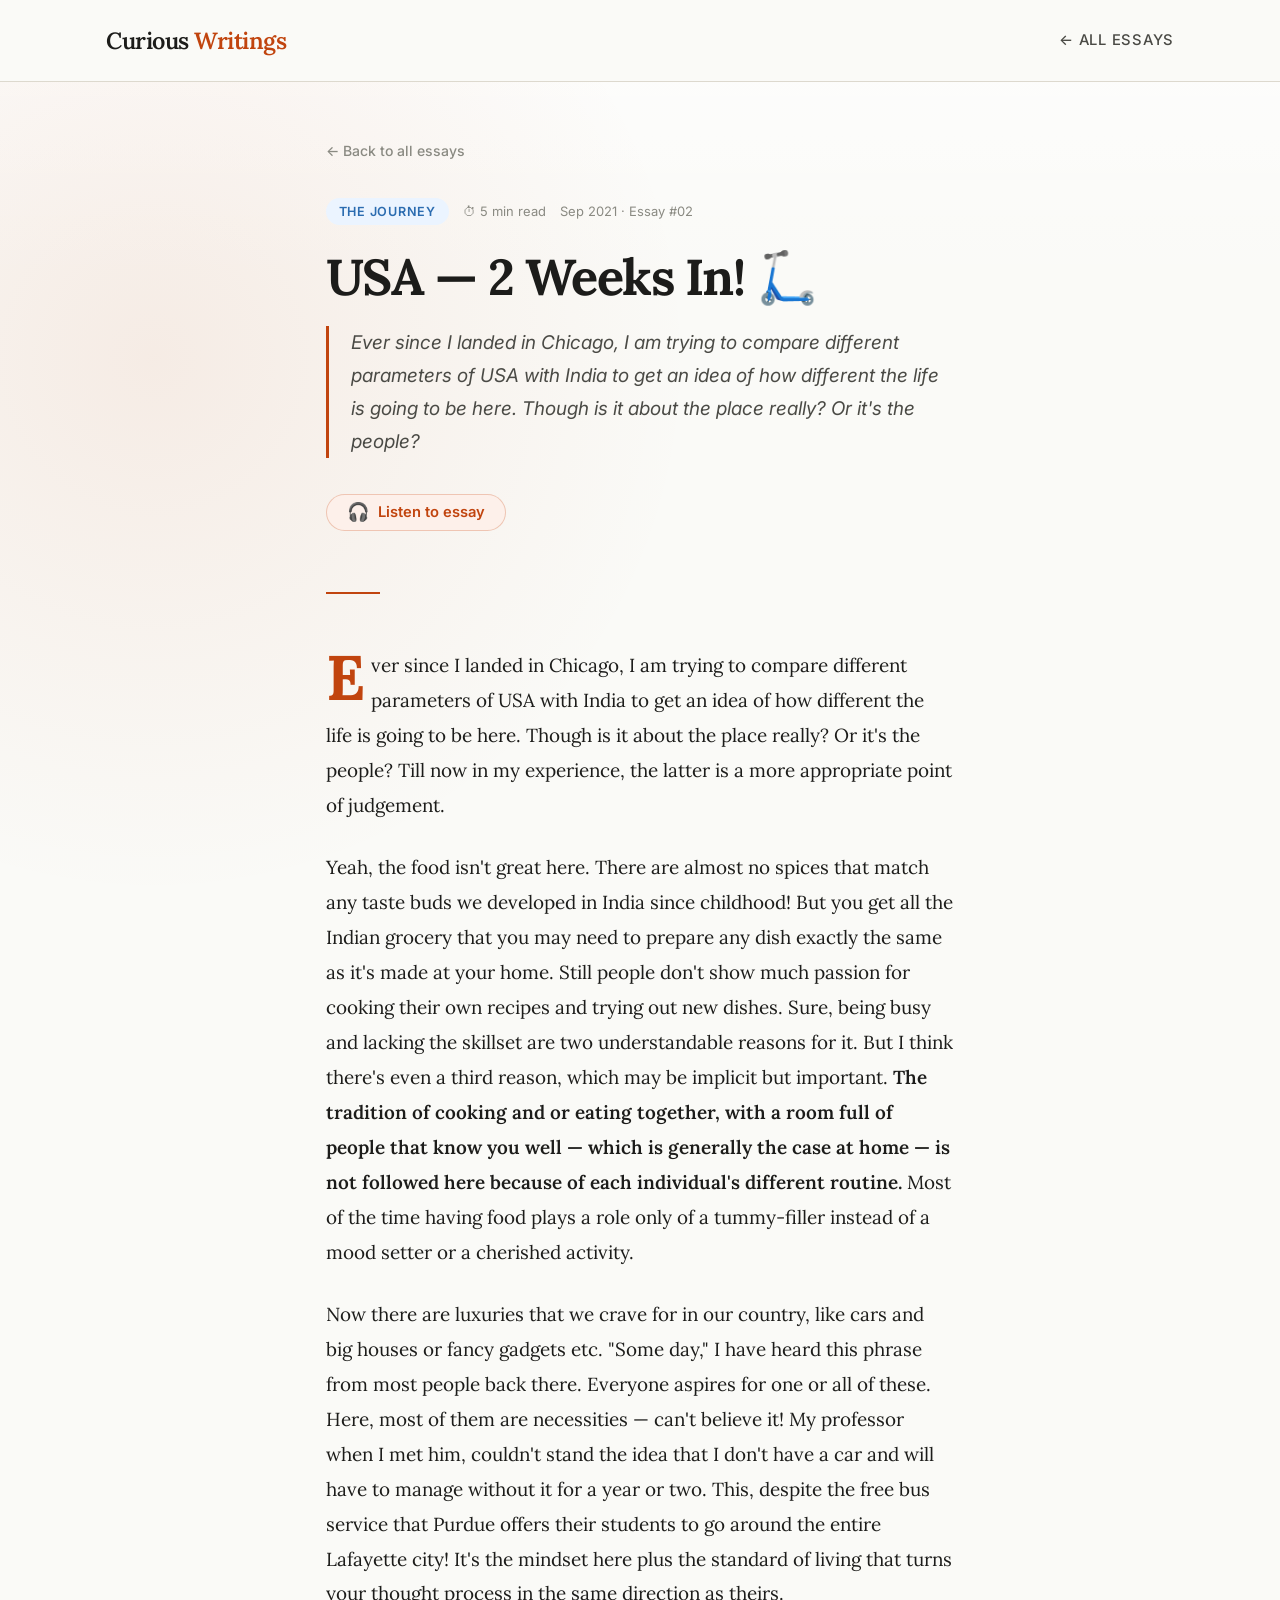
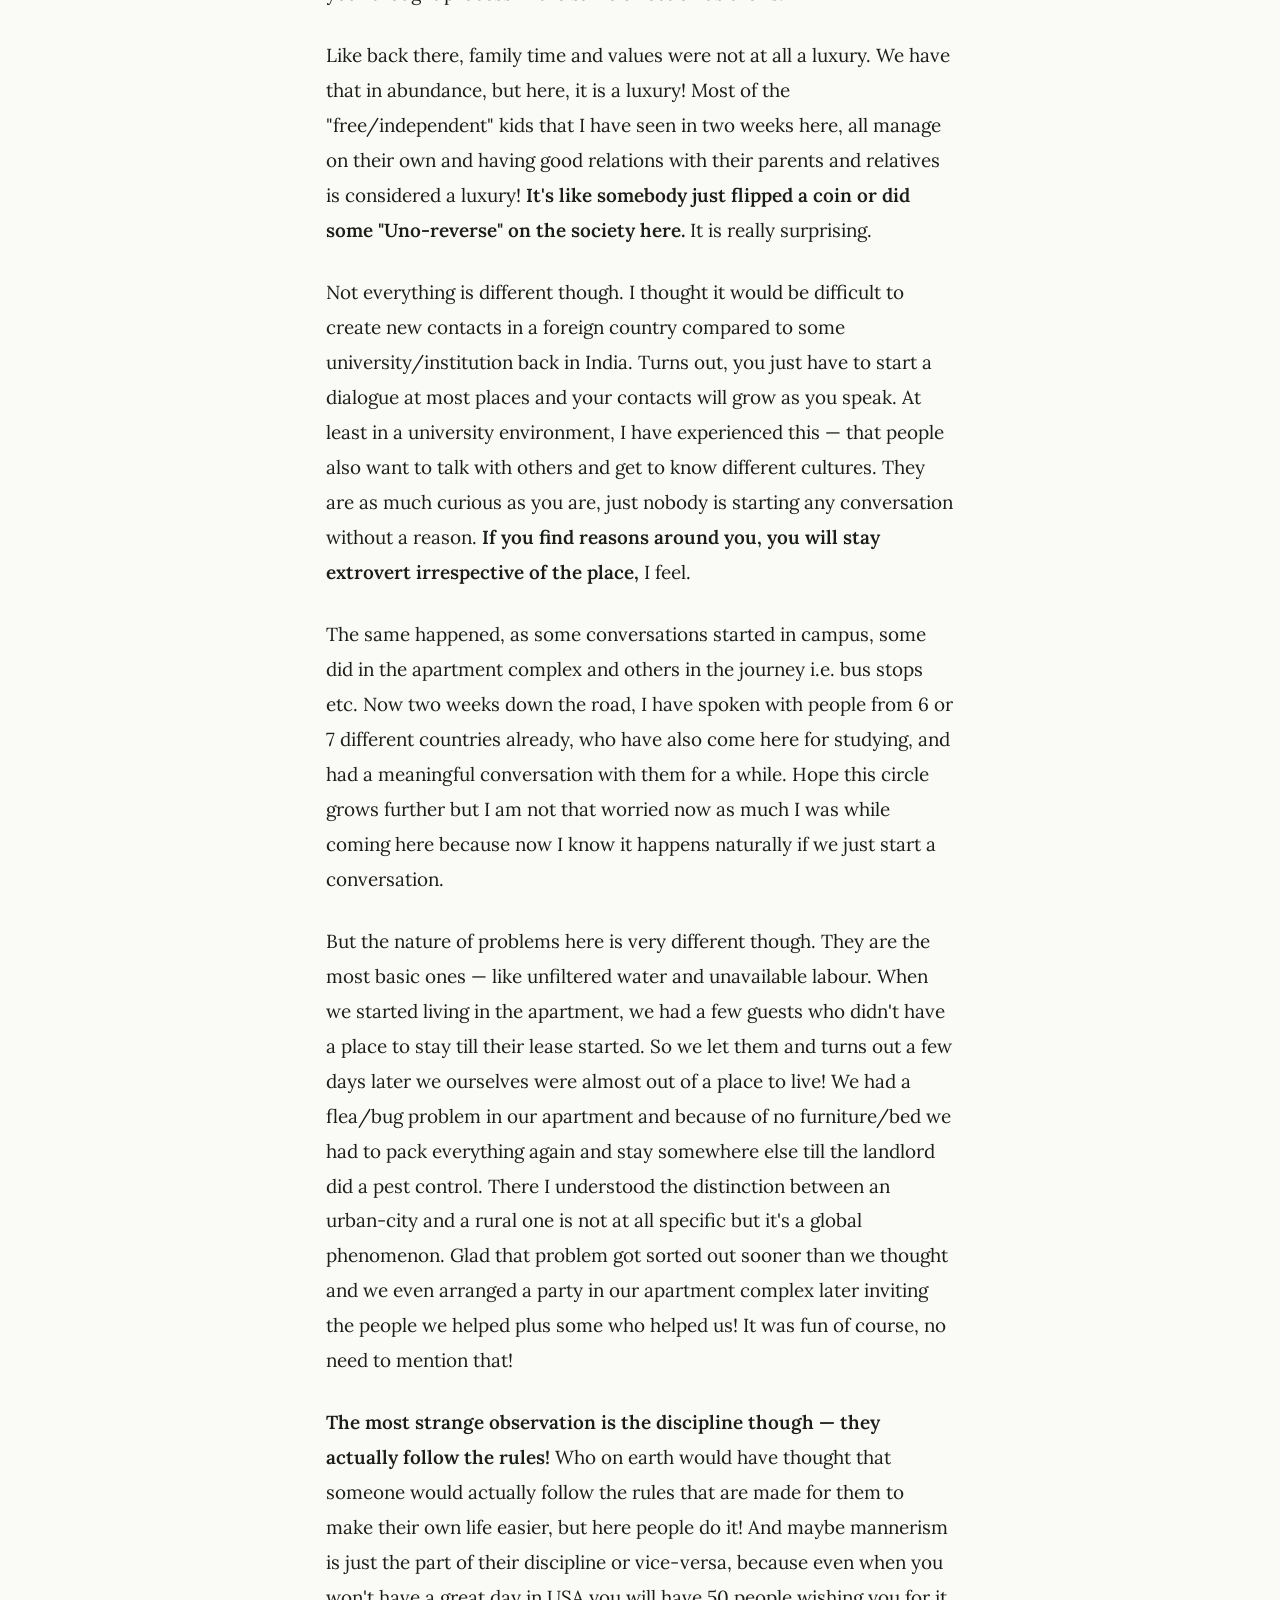
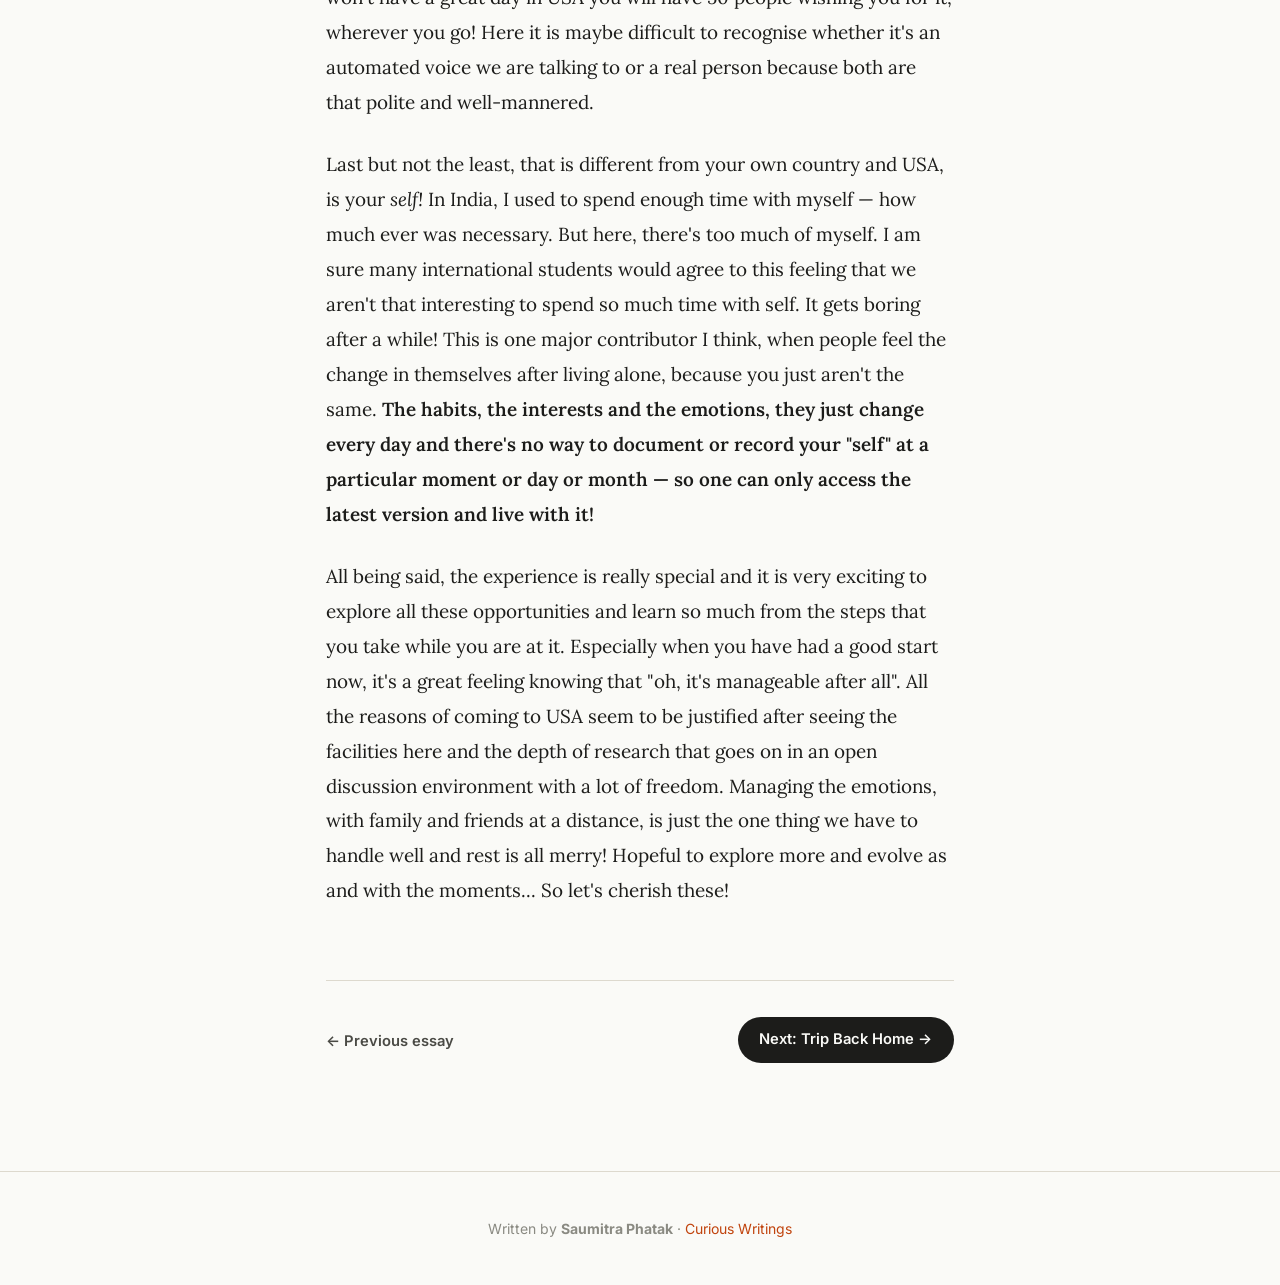
<file: articles/02-usa-two-weeks.html>
<!DOCTYPE html>
<html lang="en">
<head>
  <meta charset="UTF-8">
  <meta name="viewport" content="width=device-width, initial-scale=1.0">
  <title>USA — 2 Weeks In! — Curious Writings</title>
  <meta name="description" content="Two weeks into life in America — the culture shock of food, cars as a necessity, extreme privacy, and learning to flip the Uno card on society's judgements. Essay #2 by Saumitra Phatak.">
  <meta name="author" content="Saumitra Phatak">
  <link rel="canonical" href="https://saumitraphatak.github.io/curious-writings/articles/02-usa-two-weeks.html">
  <meta property="og:type" content="article">
  <meta property="og:title" content="USA — 2 Weeks In! — Curious Writings">
  <meta property="og:description" content="Two weeks into life in America — culture shock, food, cars, extreme privacy, and learning what India gave you that you never appreciated.">
  <meta property="og:url" content="https://saumitraphatak.github.io/curious-writings/articles/02-usa-two-weeks.html">
  <meta property="og:site_name" content="Curious Writings">
  <meta name="twitter:card" content="summary">
  <meta name="twitter:title" content="USA — 2 Weeks In!">
  <meta name="twitter:description" content="Two weeks into life in America — culture shock, food, cars, extreme privacy, and learning what India gave you that you never appreciated.">
  <script type="application/ld+json">{"@context":"https://schema.org","@type":"BlogPosting","headline":"USA — 2 Weeks In!","description":"Two weeks into life in America — culture shock, food, cars, extreme privacy, and learning what India gave you that you never appreciated.","author":{"@type":"Person","name":"Saumitra Phatak","url":"https://www.curious96.com"},"url":"https://saumitraphatak.github.io/curious-writings/articles/02-usa-two-weeks.html","datePublished":"2021-09-01","publisher":{"@type":"Person","name":"Saumitra Phatak"}}</script>
  <link rel="stylesheet" href="../css/styles.css">
</head>
<body>
<header class="site-header">
  <div class="inner">
    <a href="../curious-writings.html" class="site-logo">Curious <span>Writings</span></a>
    <nav class="site-nav"><a href="../curious-writings.html">← All Essays</a></nav>
  </div>
</header>
<main>
  <article class="article-page">
    <header class="article-page-header">
      <a href="../curious-writings.html" class="article-back">← Back to all essays</a>
      <div class="article-page-meta">
        <span class="category-tag cat-journey">The Journey</span>
        <span class="read-time">⏱ 5 min read</span>
        <span class="read-time">Sep 2021 · Essay #02</span>
      </div>
      <h1>USA — 2 Weeks In! 🛴</h1>
      <p class="article-lede">Ever since I landed in Chicago, I am trying to compare different parameters of USA with India to get an idea of how different the life is going to be here. Though is it about the place really? Or it's the people?</p>
      <hr class="article-divider">
    </header>

    <div class="article-body">
      <p>Ever since I landed in Chicago, I am trying to compare different parameters of USA with India to get an idea of how different the life is going to be here. Though is it about the place really? Or it's the people? Till now in my experience, the latter is a more appropriate point of judgement.</p>

      <p>Yeah, the food isn't great here. There are almost no spices that match any taste buds we developed in India since childhood! But you get all the Indian grocery that you may need to prepare any dish exactly the same as it's made at your home. Still people don't show much passion for cooking their own recipes and trying out new dishes. Sure, being busy and lacking the skillset are two understandable reasons for it. But I think there's even a third reason, which may be implicit but important. <strong>The tradition of cooking and or eating together, with a room full of people that know you well — which is generally the case at home — is not followed here because of each individual's different routine.</strong> Most of the time having food plays a role only of a tummy-filler instead of a mood setter or a cherished activity.</p>

      <p>Now there are luxuries that we crave for in our country, like cars and big houses or fancy gadgets etc. "Some day," I have heard this phrase from most people back there. Everyone aspires for one or all of these. Here, most of them are necessities — can't believe it! My professor when I met him, couldn't stand the idea that I don't have a car and will have to manage without it for a year or two. This, despite the free bus service that Purdue offers their students to go around the entire Lafayette city! It's the mindset here plus the standard of living that turns your thought process in the same direction as theirs.</p>

      <p>Like back there, family time and values were not at all a luxury. We have that in abundance, but here, it is a luxury! Most of the "free/independent" kids that I have seen in two weeks here, all manage on their own and having good relations with their parents and relatives is considered a luxury! <strong>It's like somebody just flipped a coin or did some "Uno-reverse" on the society here.</strong> It is really surprising.</p>

      <p>Not everything is different though. I thought it would be difficult to create new contacts in a foreign country compared to some university/institution back in India. Turns out, you just have to start a dialogue at most places and your contacts will grow as you speak. At least in a university environment, I have experienced this — that people also want to talk with others and get to know different cultures. They are as much curious as you are, just nobody is starting any conversation without a reason. <strong>If you find reasons around you, you will stay extrovert irrespective of the place,</strong> I feel.</p>

      <p>The same happened, as some conversations started in campus, some did in the apartment complex and others in the journey i.e. bus stops etc. Now two weeks down the road, I have spoken with people from 6 or 7 different countries already, who have also come here for studying, and had a meaningful conversation with them for a while. Hope this circle grows further but I am not that worried now as much I was while coming here because now I know it happens naturally if we just start a conversation.</p>

      <p>But the nature of problems here is very different though. They are the most basic ones — like unfiltered water and unavailable labour. When we started living in the apartment, we had a few guests who didn't have a place to stay till their lease started. So we let them and turns out a few days later we ourselves were almost out of a place to live! We had a flea/bug problem in our apartment and because of no furniture/bed we had to pack everything again and stay somewhere else till the landlord did a pest control. There I understood the distinction between an urban-city and a rural one is not at all specific but it's a global phenomenon. Glad that problem got sorted out sooner than we thought and we even arranged a party in our apartment complex later inviting the people we helped plus some who helped us! It was fun of course, no need to mention that!</p>

      <p><strong>The most strange observation is the discipline though — they actually follow the rules!</strong> Who on earth would have thought that someone would actually follow the rules that are made for them to make their own life easier, but here people do it! And maybe mannerism is just the part of their discipline or vice-versa, because even when you won't have a great day in USA you will have 50 people wishing you for it, wherever you go! Here it is maybe difficult to recognise whether it's an automated voice we are talking to or a real person because both are that polite and well-mannered.</p>

      <p>Last but not the least, that is different from your own country and USA, is your <em>self!</em> In India, I used to spend enough time with myself — how much ever was necessary. But here, there's too much of myself. I am sure many international students would agree to this feeling that we aren't that interesting to spend so much time with self. It gets boring after a while! This is one major contributor I think, when people feel the change in themselves after living alone, because you just aren't the same. <strong>The habits, the interests and the emotions, they just change every day and there's no way to document or record your "self" at a particular moment or day or month — so one can only access the latest version and live with it!</strong></p>

      <p>All being said, the experience is really special and it is very exciting to explore all these opportunities and learn so much from the steps that you take while you are at it. Especially when you have had a good start now, it's a great feeling knowing that "oh, it's manageable after all". All the reasons of coming to USA seem to be justified after seeing the facilities here and the depth of research that goes on in an open discussion environment with a lot of freedom. Managing the emotions, with family and friends at a distance, is just the one thing we have to handle well and rest is all merry! Hopeful to explore more and evolve as and with the moments... So let's cherish these!</p>
    </div>

    <footer class="article-footer">
      <div class="article-footer-nav">
        <a href="01-india-usa-travel.html">← Previous essay</a>
      </div>
      <a href="03-trip-back-home.html" class="back-to-all">Next: Trip Back Home →</a>
    </footer>
  </article>
</main>
<footer class="site-footer">
  <p>Written by <strong>Saumitra Phatak</strong> · <a href="../curious-writings.html">Curious Writings</a></p>
</footer>
<script src="../js/listen.js"></script>
</body>
</html>
</file>
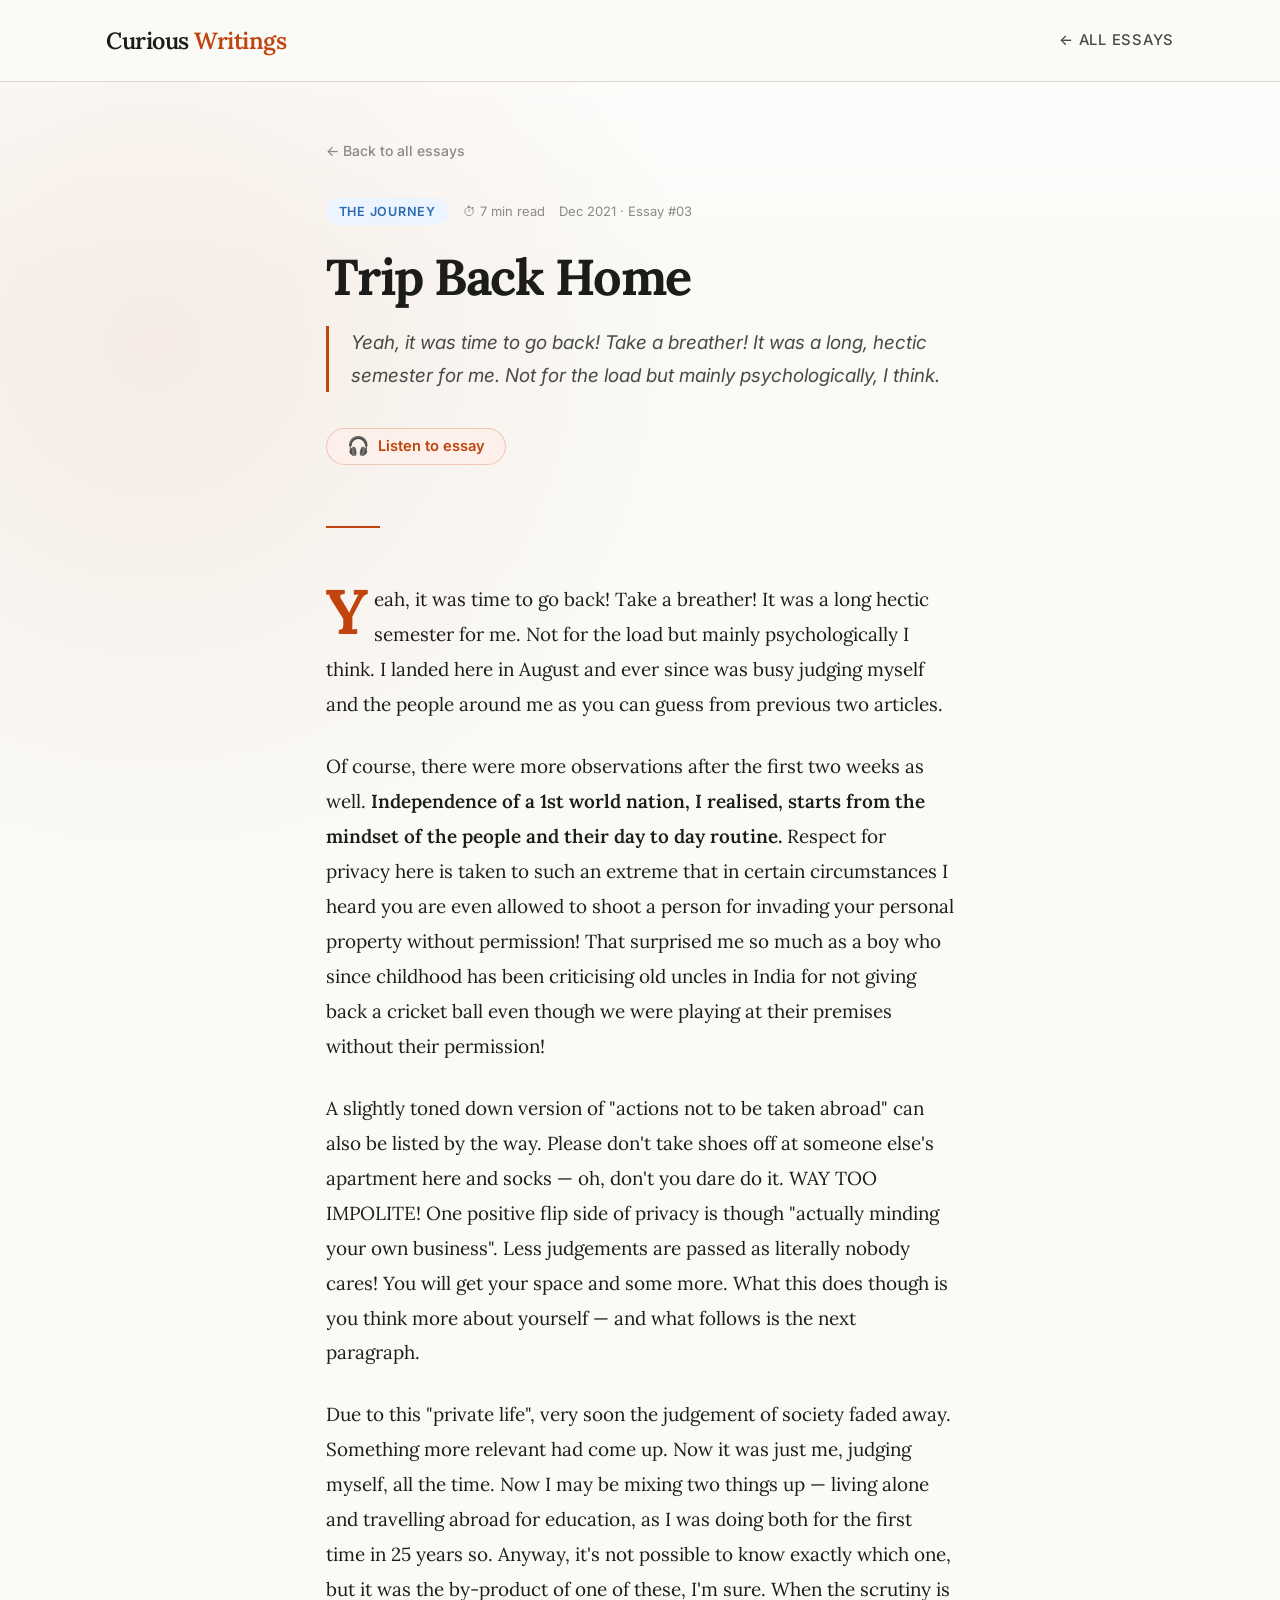
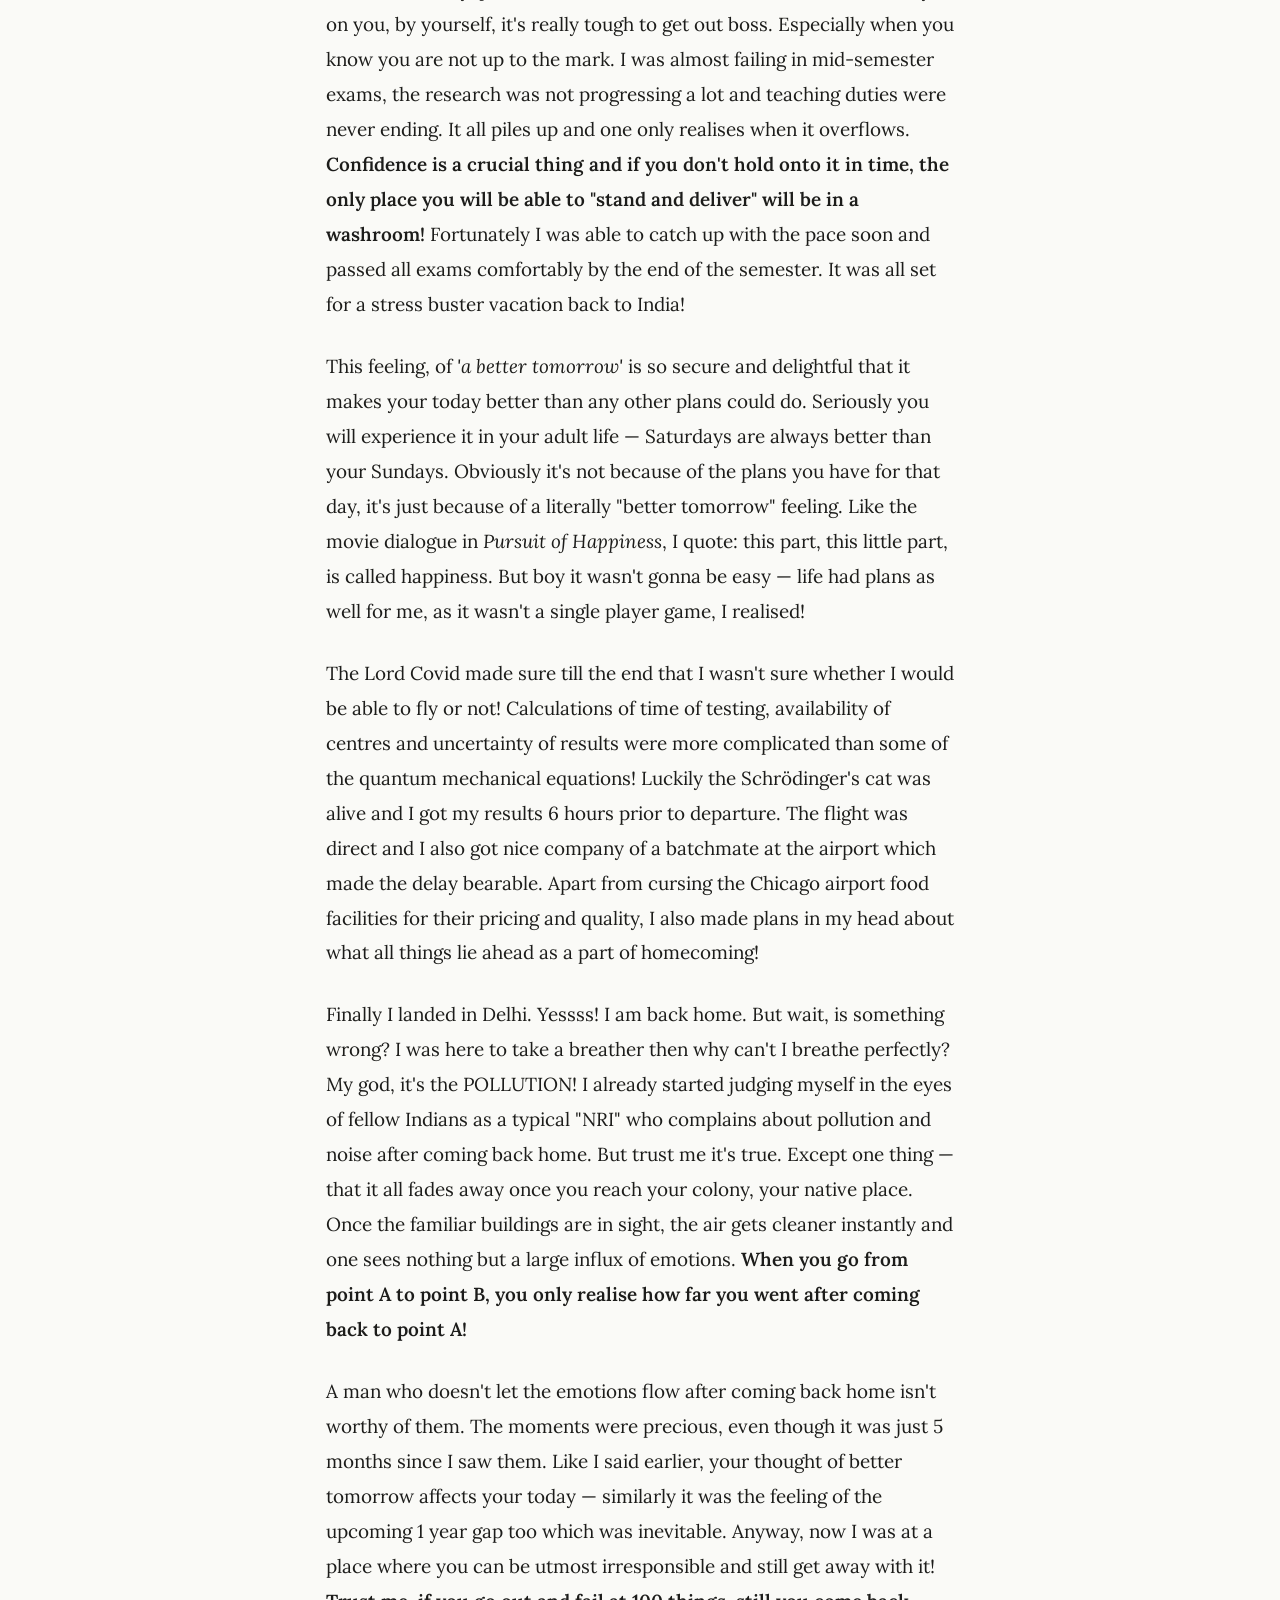
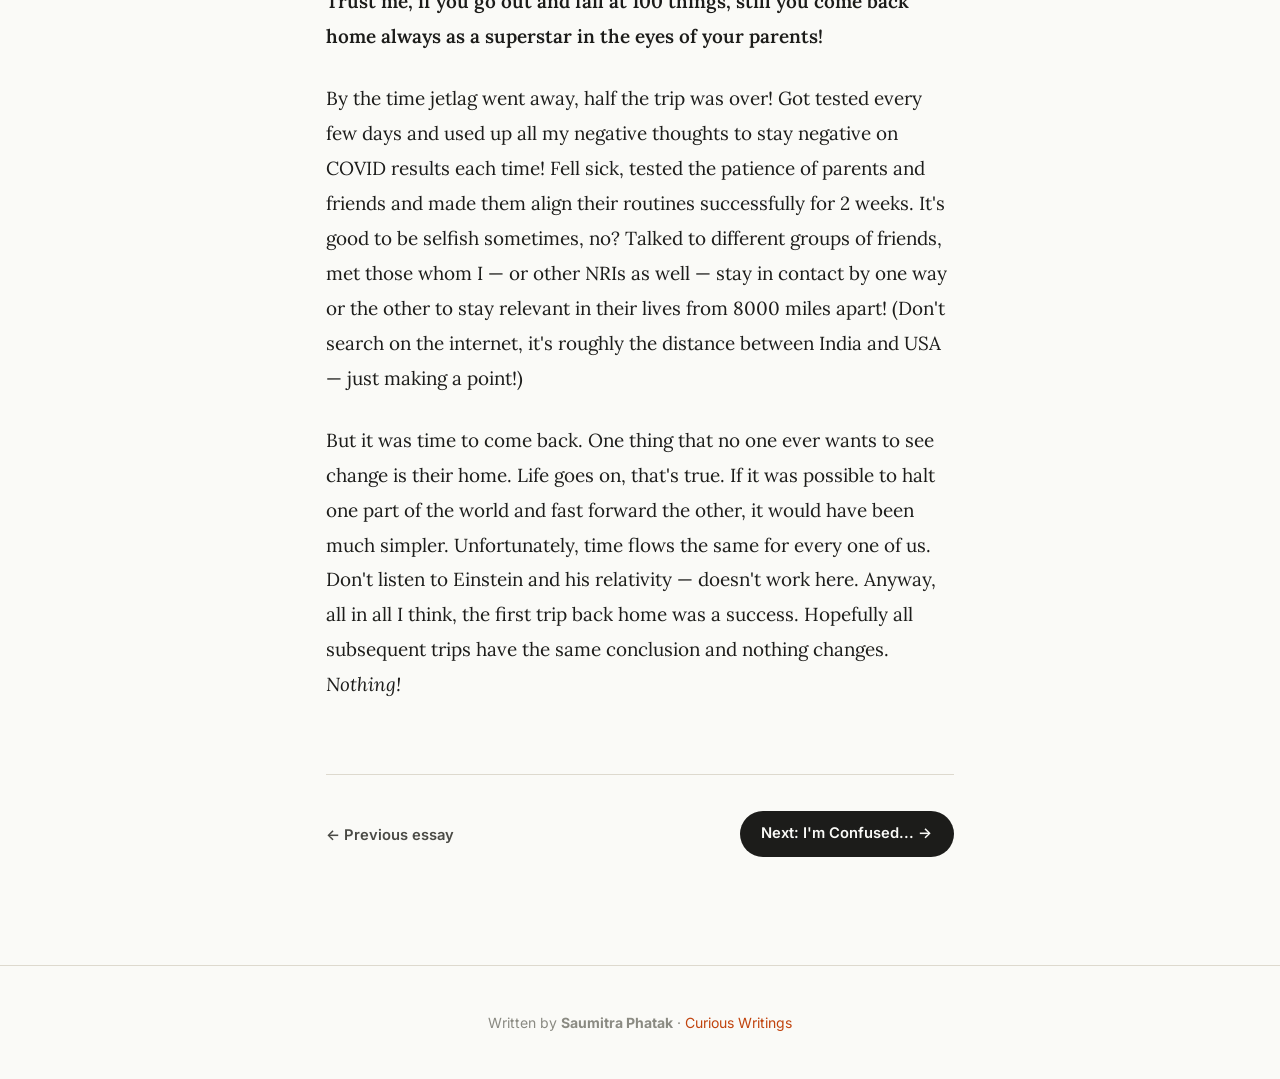
<file: articles/03-trip-back-home.html>
<!DOCTYPE html>
<html lang="en">
<head>
  <meta charset="UTF-8">
  <meta name="viewport" content="width=device-width, initial-scale=1.0">
  <title>Trip Back Home — Curious Writings</title>
  <meta name="description" content="First trip back to India after 5 months in the US — almost failing mid-semester exams, a Schrödinger's COVID test result 6 hours before departure, and the overwhelming emotions of homecoming. Essay #3 by Saumitra Phatak.">
  <meta name="author" content="Saumitra Phatak">
  <link rel="canonical" href="https://saumitraphatak.github.io/curious-writings/articles/03-trip-back-home.html">
  <meta property="og:type" content="article">
  <meta property="og:title" content="Trip Back Home — Curious Writings">
  <meta property="og:description" content="First trip back to India after 5 months abroad — a Schrödinger's COVID test and the overwhelming emotions of homecoming.">
  <meta property="og:url" content="https://saumitraphatak.github.io/curious-writings/articles/03-trip-back-home.html">
  <meta property="og:site_name" content="Curious Writings">
  <meta name="twitter:card" content="summary">
  <meta name="twitter:title" content="Trip Back Home">
  <meta name="twitter:description" content="First trip back to India after 5 months abroad — a Schrödinger's COVID test and the overwhelming emotions of homecoming.">
  <script type="application/ld+json">{"@context":"https://schema.org","@type":"BlogPosting","headline":"Trip Back Home","description":"First trip back to India after 5 months abroad — a Schrödinger's COVID test and the overwhelming emotions of homecoming.","author":{"@type":"Person","name":"Saumitra Phatak","url":"https://www.curious96.com"},"url":"https://saumitraphatak.github.io/curious-writings/articles/03-trip-back-home.html","datePublished":"2021-12-01","publisher":{"@type":"Person","name":"Saumitra Phatak"}}</script>
  <link rel="stylesheet" href="../css/styles.css">
</head>
<body>
<header class="site-header">
  <div class="inner">
    <a href="../curious-writings.html" class="site-logo">Curious <span>Writings</span></a>
    <nav class="site-nav"><a href="../curious-writings.html">← All Essays</a></nav>
  </div>
</header>
<main>
  <article class="article-page">
    <header class="article-page-header">
      <a href="../curious-writings.html" class="article-back">← Back to all essays</a>
      <div class="article-page-meta">
        <span class="category-tag cat-journey">The Journey</span>
        <span class="read-time">⏱ 7 min read</span>
        <span class="read-time">Dec 2021 · Essay #03</span>
      </div>
      <h1>Trip Back Home</h1>
      <p class="article-lede">Yeah, it was time to go back! Take a breather! It was a long, hectic semester for me. Not for the load but mainly psychologically, I think.</p>
      <hr class="article-divider">
    </header>

    <div class="article-body">
      <p>Yeah, it was time to go back! Take a breather! It was a long hectic semester for me. Not for the load but mainly psychologically I think. I landed here in August and ever since was busy judging myself and the people around me as you can guess from previous two articles.</p>

      <p>Of course, there were more observations after the first two weeks as well. <strong>Independence of a 1st world nation, I realised, starts from the mindset of the people and their day to day routine.</strong> Respect for privacy here is taken to such an extreme that in certain circumstances I heard you are even allowed to shoot a person for invading your personal property without permission! That surprised me so much as a boy who since childhood has been criticising old uncles in India for not giving back a cricket ball even though we were playing at their premises without their permission!</p>

      <p>A slightly toned down version of "actions not to be taken abroad" can also be listed by the way. Please don't take shoes off at someone else's apartment here and socks — oh, don't you dare do it. WAY TOO IMPOLITE! One positive flip side of privacy is though "actually minding your own business". Less judgements are passed as literally nobody cares! You will get your space and some more. What this does though is you think more about yourself — and what follows is the next paragraph.</p>

      <p>Due to this "private life", very soon the judgement of society faded away. Something more relevant had come up. Now it was just me, judging myself, all the time. Now I may be mixing two things up — living alone and travelling abroad for education, as I was doing both for the first time in 25 years so. Anyway, it's not possible to know exactly which one, but it was the by-product of one of these, I'm sure. When the scrutiny is on you, by yourself, it's really tough to get out boss. Especially when you know you are not up to the mark. I was almost failing in mid-semester exams, the research was not progressing a lot and teaching duties were never ending. It all piles up and one only realises when it overflows. <strong>Confidence is a crucial thing and if you don't hold onto it in time, the only place you will be able to "stand and deliver" will be in a washroom!</strong> Fortunately I was able to catch up with the pace soon and passed all exams comfortably by the end of the semester. It was all set for a stress buster vacation back to India!</p>

      <p>This feeling, of <em>'a better tomorrow'</em> is so secure and delightful that it makes your today better than any other plans could do. Seriously you will experience it in your adult life — Saturdays are always better than your Sundays. Obviously it's not because of the plans you have for that day, it's just because of a literally "better tomorrow" feeling. Like the movie dialogue in <em>Pursuit of Happiness</em>, I quote: this part, this little part, is called happiness. But boy it wasn't gonna be easy — life had plans as well for me, as it wasn't a single player game, I realised!</p>

      <p>The Lord Covid made sure till the end that I wasn't sure whether I would be able to fly or not! Calculations of time of testing, availability of centres and uncertainty of results were more complicated than some of the quantum mechanical equations! Luckily the Schrödinger's cat was alive and I got my results 6 hours prior to departure. The flight was direct and I also got nice company of a batchmate at the airport which made the delay bearable. Apart from cursing the Chicago airport food facilities for their pricing and quality, I also made plans in my head about what all things lie ahead as a part of homecoming!</p>

      <p>Finally I landed in Delhi. Yessss! I am back home. But wait, is something wrong? I was here to take a breather then why can't I breathe perfectly? My god, it's the POLLUTION! I already started judging myself in the eyes of fellow Indians as a typical "NRI" who complains about pollution and noise after coming back home. But trust me it's true. Except one thing — that it all fades away once you reach your colony, your native place. Once the familiar buildings are in sight, the air gets cleaner instantly and one sees nothing but a large influx of emotions. <strong>When you go from point A to point B, you only realise how far you went after coming back to point A!</strong></p>

      <p>A man who doesn't let the emotions flow after coming back home isn't worthy of them. The moments were precious, even though it was just 5 months since I saw them. Like I said earlier, your thought of better tomorrow affects your today — similarly it was the feeling of the upcoming 1 year gap too which was inevitable. Anyway, now I was at a place where you can be utmost irresponsible and still get away with it! <strong>Trust me, if you go out and fail at 100 things, still you come back home always as a superstar in the eyes of your parents!</strong></p>

      <p>By the time jetlag went away, half the trip was over! Got tested every few days and used up all my negative thoughts to stay negative on COVID results each time! Fell sick, tested the patience of parents and friends and made them align their routines successfully for 2 weeks. It's good to be selfish sometimes, no? Talked to different groups of friends, met those whom I — or other NRIs as well — stay in contact by one way or the other to stay relevant in their lives from 8000 miles apart! (Don't search on the internet, it's roughly the distance between India and USA — just making a point!)</p>

      <p>But it was time to come back. One thing that no one ever wants to see change is their home. Life goes on, that's true. If it was possible to halt one part of the world and fast forward the other, it would have been much simpler. Unfortunately, time flows the same for every one of us. Don't listen to Einstein and his relativity — doesn't work here. Anyway, all in all I think, the first trip back home was a success. Hopefully all subsequent trips have the same conclusion and nothing changes. <em>Nothing!</em></p>
    </div>

    <footer class="article-footer">
      <div class="article-footer-nav">
        <a href="02-usa-two-weeks.html">← Previous essay</a>
      </div>
      <a href="04-im-confused.html" class="back-to-all">Next: I'm Confused... →</a>
    </footer>
  </article>
</main>
<footer class="site-footer">
  <p>Written by <strong>Saumitra Phatak</strong> · <a href="../curious-writings.html">Curious Writings</a></p>
</footer>
<script src="../js/listen.js"></script>
</body>
</html>
</file>
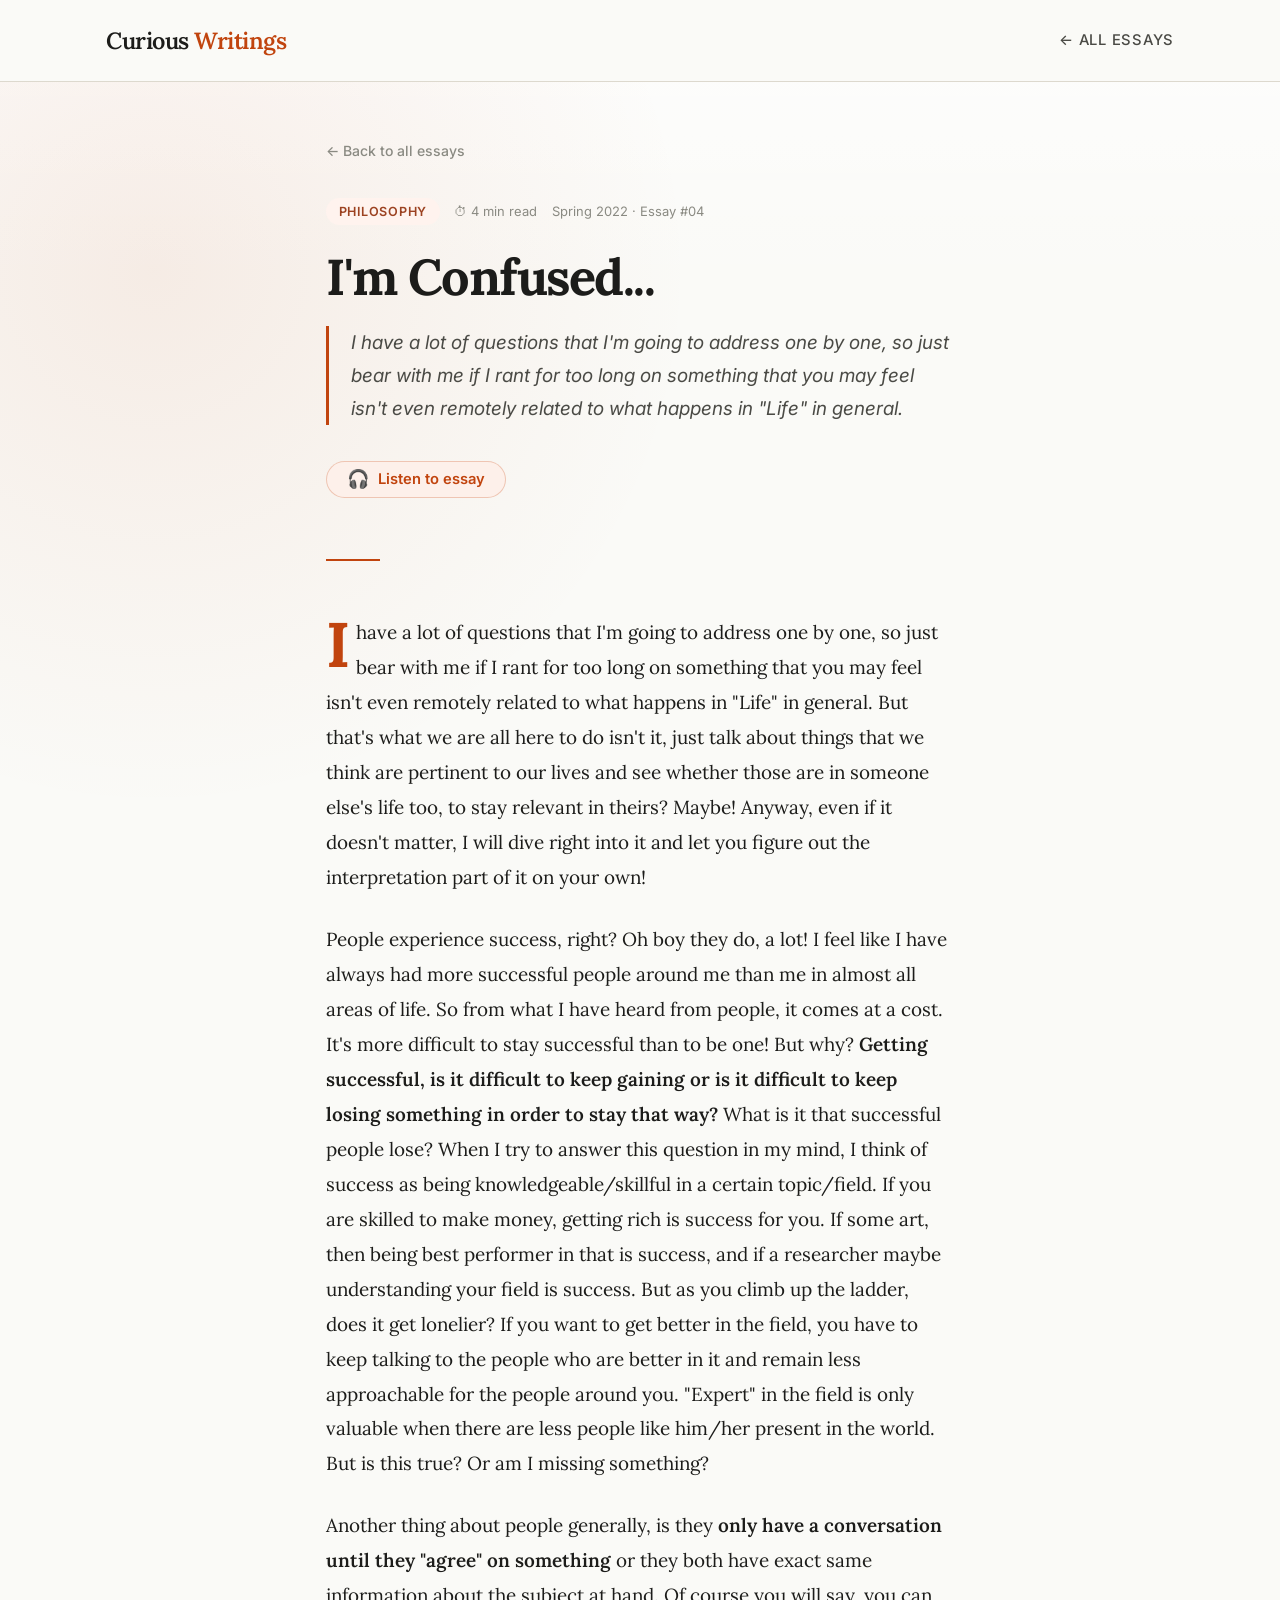
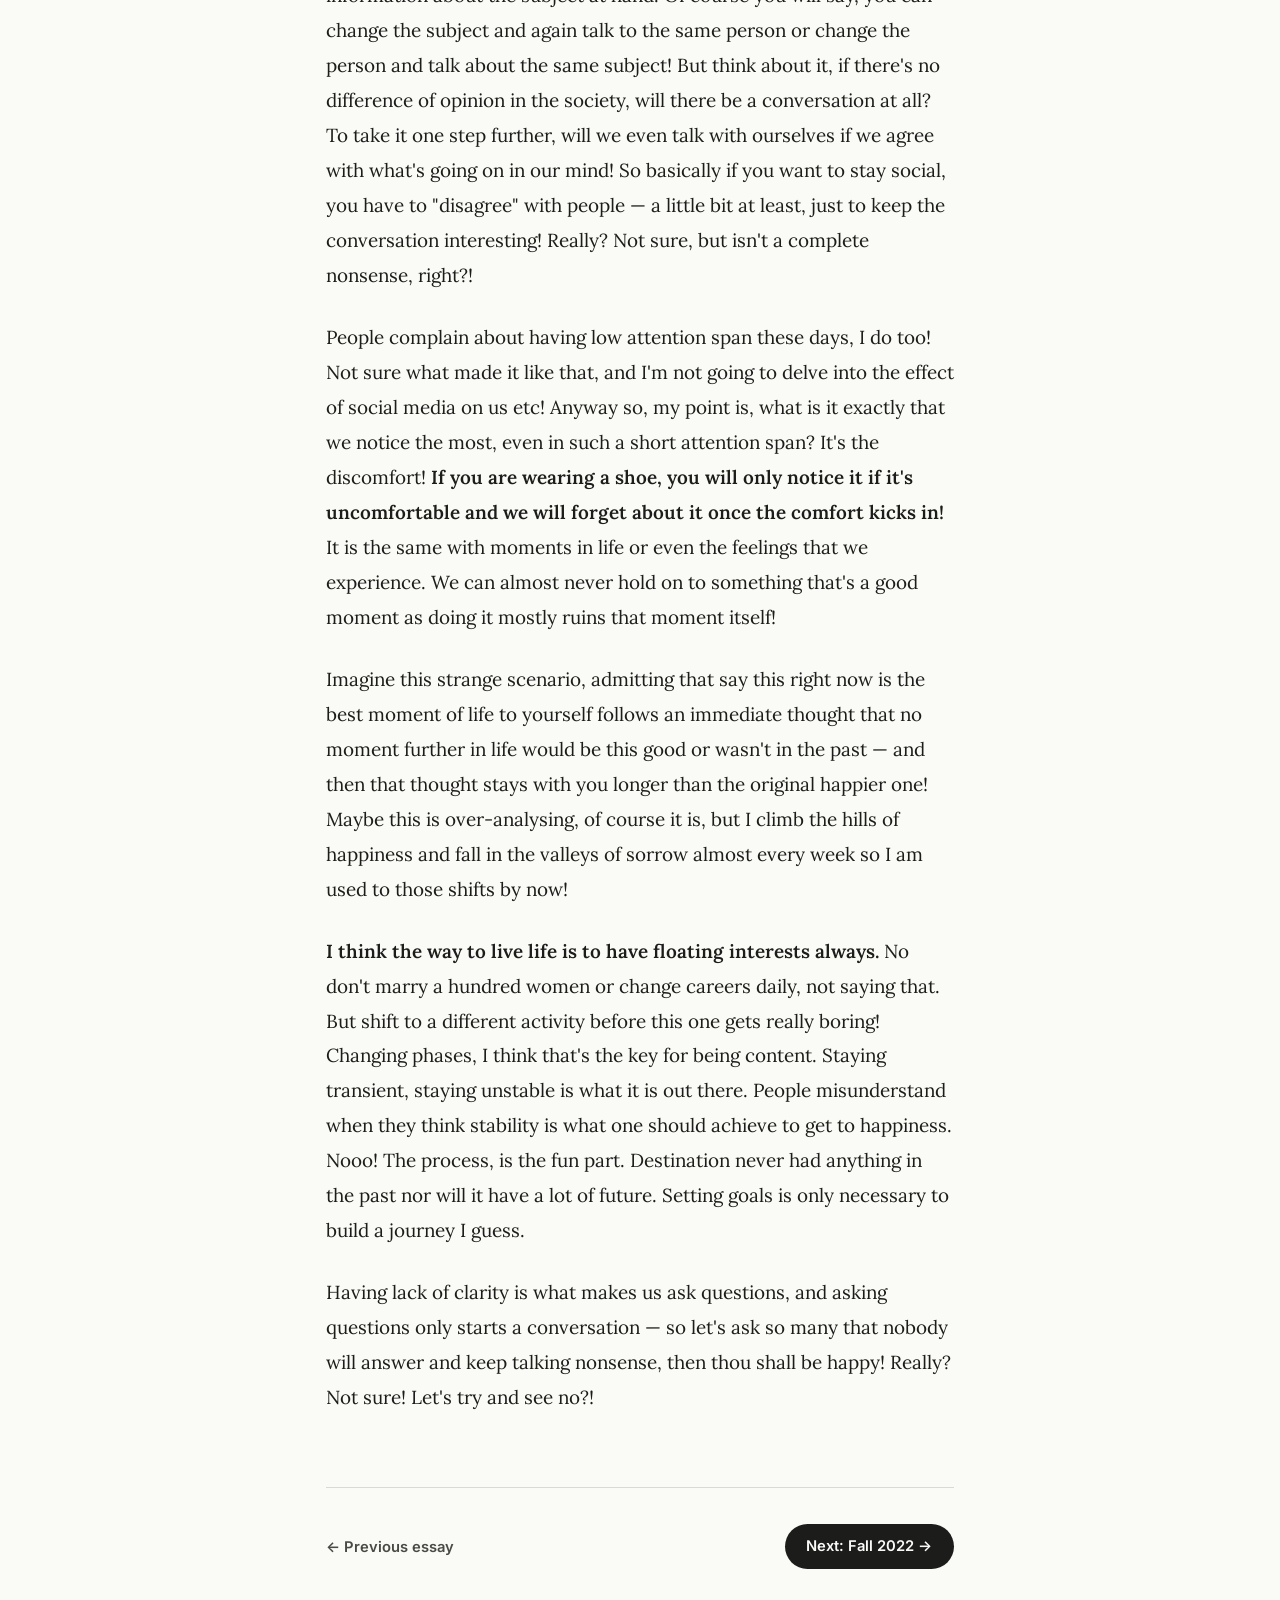
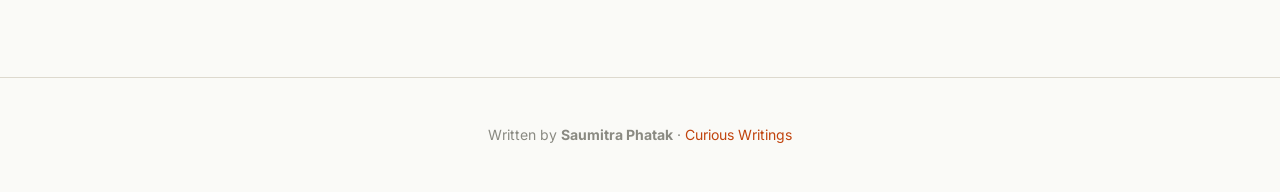
<file: articles/04-im-confused.html>
<!DOCTYPE html>
<html lang="en">
<head>
  <meta charset="UTF-8">
  <meta name="viewport" content="width=device-width, initial-scale=1.0">
  <title>I'm Confused... — Curious Writings</title>
  <meta name="description" content="On success, loneliness, shrinking attention spans, and why disagreement keeps conversation alive. A philosophical essay from Purdue, Spring 2022. Essay #4 by Saumitra Phatak.">
  <meta name="author" content="Saumitra Phatak">
  <link rel="canonical" href="https://saumitraphatak.github.io/curious-writings/articles/04-im-confused.html">
  <meta property="og:type" content="article">
  <meta property="og:title" content="I'm Confused... — Curious Writings">
  <meta property="og:description" content="On success, loneliness, and why floating interests — not a singular passion — might be the real key to contentment.">
  <meta property="og:url" content="https://saumitraphatak.github.io/curious-writings/articles/04-im-confused.html">
  <meta property="og:site_name" content="Curious Writings">
  <meta name="twitter:card" content="summary">
  <meta name="twitter:title" content="I'm Confused...">
  <meta name="twitter:description" content="On success, loneliness, and why floating interests — not a singular passion — might be the real key to contentment.">
  <script type="application/ld+json">{"@context":"https://schema.org","@type":"BlogPosting","headline":"I'm Confused...","description":"On success, loneliness, and why floating interests — not a singular passion — might be the real key to contentment.","author":{"@type":"Person","name":"Saumitra Phatak","url":"https://www.curious96.com"},"url":"https://saumitraphatak.github.io/curious-writings/articles/04-im-confused.html","datePublished":"2022-03-01","publisher":{"@type":"Person","name":"Saumitra Phatak"}}</script>
  <link rel="stylesheet" href="../css/styles.css">
</head>
<body>
<header class="site-header">
  <div class="inner">
    <a href="../curious-writings.html" class="site-logo">Curious <span>Writings</span></a>
    <nav class="site-nav"><a href="../curious-writings.html">← All Essays</a></nav>
  </div>
</header>
<main>
  <article class="article-page">
    <header class="article-page-header">
      <a href="../curious-writings.html" class="article-back">← Back to all essays</a>
      <div class="article-page-meta">
        <span class="category-tag cat-philosophy">Philosophy</span>
        <span class="read-time">⏱ 4 min read</span>
        <span class="read-time">Spring 2022 · Essay #04</span>
      </div>
      <h1>I'm Confused...</h1>
      <p class="article-lede">I have a lot of questions that I'm going to address one by one, so just bear with me if I rant for too long on something that you may feel isn't even remotely related to what happens in "Life" in general.</p>
      <hr class="article-divider">
    </header>

    <div class="article-body">
      <p>I have a lot of questions that I'm going to address one by one, so just bear with me if I rant for too long on something that you may feel isn't even remotely related to what happens in "Life" in general. But that's what we are all here to do isn't it, just talk about things that we think are pertinent to our lives and see whether those are in someone else's life too, to stay relevant in theirs? Maybe! Anyway, even if it doesn't matter, I will dive right into it and let you figure out the interpretation part of it on your own!</p>

      <p>People experience success, right? Oh boy they do, a lot! I feel like I have always had more successful people around me than me in almost all areas of life. So from what I have heard from people, it comes at a cost. It's more difficult to stay successful than to be one! But why? <strong>Getting successful, is it difficult to keep gaining or is it difficult to keep losing something in order to stay that way?</strong> What is it that successful people lose? When I try to answer this question in my mind, I think of success as being knowledgeable/skillful in a certain topic/field. If you are skilled to make money, getting rich is success for you. If some art, then being best performer in that is success, and if a researcher maybe understanding your field is success. But as you climb up the ladder, does it get lonelier? If you want to get better in the field, you have to keep talking to the people who are better in it and remain less approachable for the people around you. "Expert" in the field is only valuable when there are less people like him/her present in the world. But is this true? Or am I missing something?</p>

      <p>Another thing about people generally, is they <strong>only have a conversation until they "agree" on something</strong> or they both have exact same information about the subject at hand. Of course you will say, you can change the subject and again talk to the same person or change the person and talk about the same subject! But think about it, if there's no difference of opinion in the society, will there be a conversation at all? To take it one step further, will we even talk with ourselves if we agree with what's going on in our mind! So basically if you want to stay social, you have to "disagree" with people — a little bit at least, just to keep the conversation interesting! Really? Not sure, but isn't a complete nonsense, right?!</p>

      <p>People complain about having low attention span these days, I do too! Not sure what made it like that, and I'm not going to delve into the effect of social media on us etc! Anyway so, my point is, what is it exactly that we notice the most, even in such a short attention span? It's the discomfort! <strong>If you are wearing a shoe, you will only notice it if it's uncomfortable and we will forget about it once the comfort kicks in!</strong> It is the same with moments in life or even the feelings that we experience. We can almost never hold on to something that's a good moment as doing it mostly ruins that moment itself!</p>

      <p>Imagine this strange scenario, admitting that say this right now is the best moment of life to yourself follows an immediate thought that no moment further in life would be this good or wasn't in the past — and then that thought stays with you longer than the original happier one! Maybe this is over-analysing, of course it is, but I climb the hills of happiness and fall in the valleys of sorrow almost every week so I am used to those shifts by now!</p>

      <p><strong>I think the way to live life is to have floating interests always.</strong> No don't marry a hundred women or change careers daily, not saying that. But shift to a different activity before this one gets really boring! Changing phases, I think that's the key for being content. Staying transient, staying unstable is what it is out there. People misunderstand when they think stability is what one should achieve to get to happiness. Nooo! The process, is the fun part. Destination never had anything in the past nor will it have a lot of future. Setting goals is only necessary to build a journey I guess.</p>

      <p>Having lack of clarity is what makes us ask questions, and asking questions only starts a conversation — so let's ask so many that nobody will answer and keep talking nonsense, then thou shall be happy! Really? Not sure! Let's try and see no?!</p>
    </div>

    <footer class="article-footer">
      <div class="article-footer-nav">
        <a href="03-trip-back-home.html">← Previous essay</a>
      </div>
      <a href="05-fall-2022.html" class="back-to-all">Next: Fall 2022 →</a>
    </footer>
  </article>
</main>
<footer class="site-footer">
  <p>Written by <strong>Saumitra Phatak</strong> · <a href="../curious-writings.html">Curious Writings</a></p>
</footer>
<script src="../js/listen.js"></script>
</body>
</html>
</file>
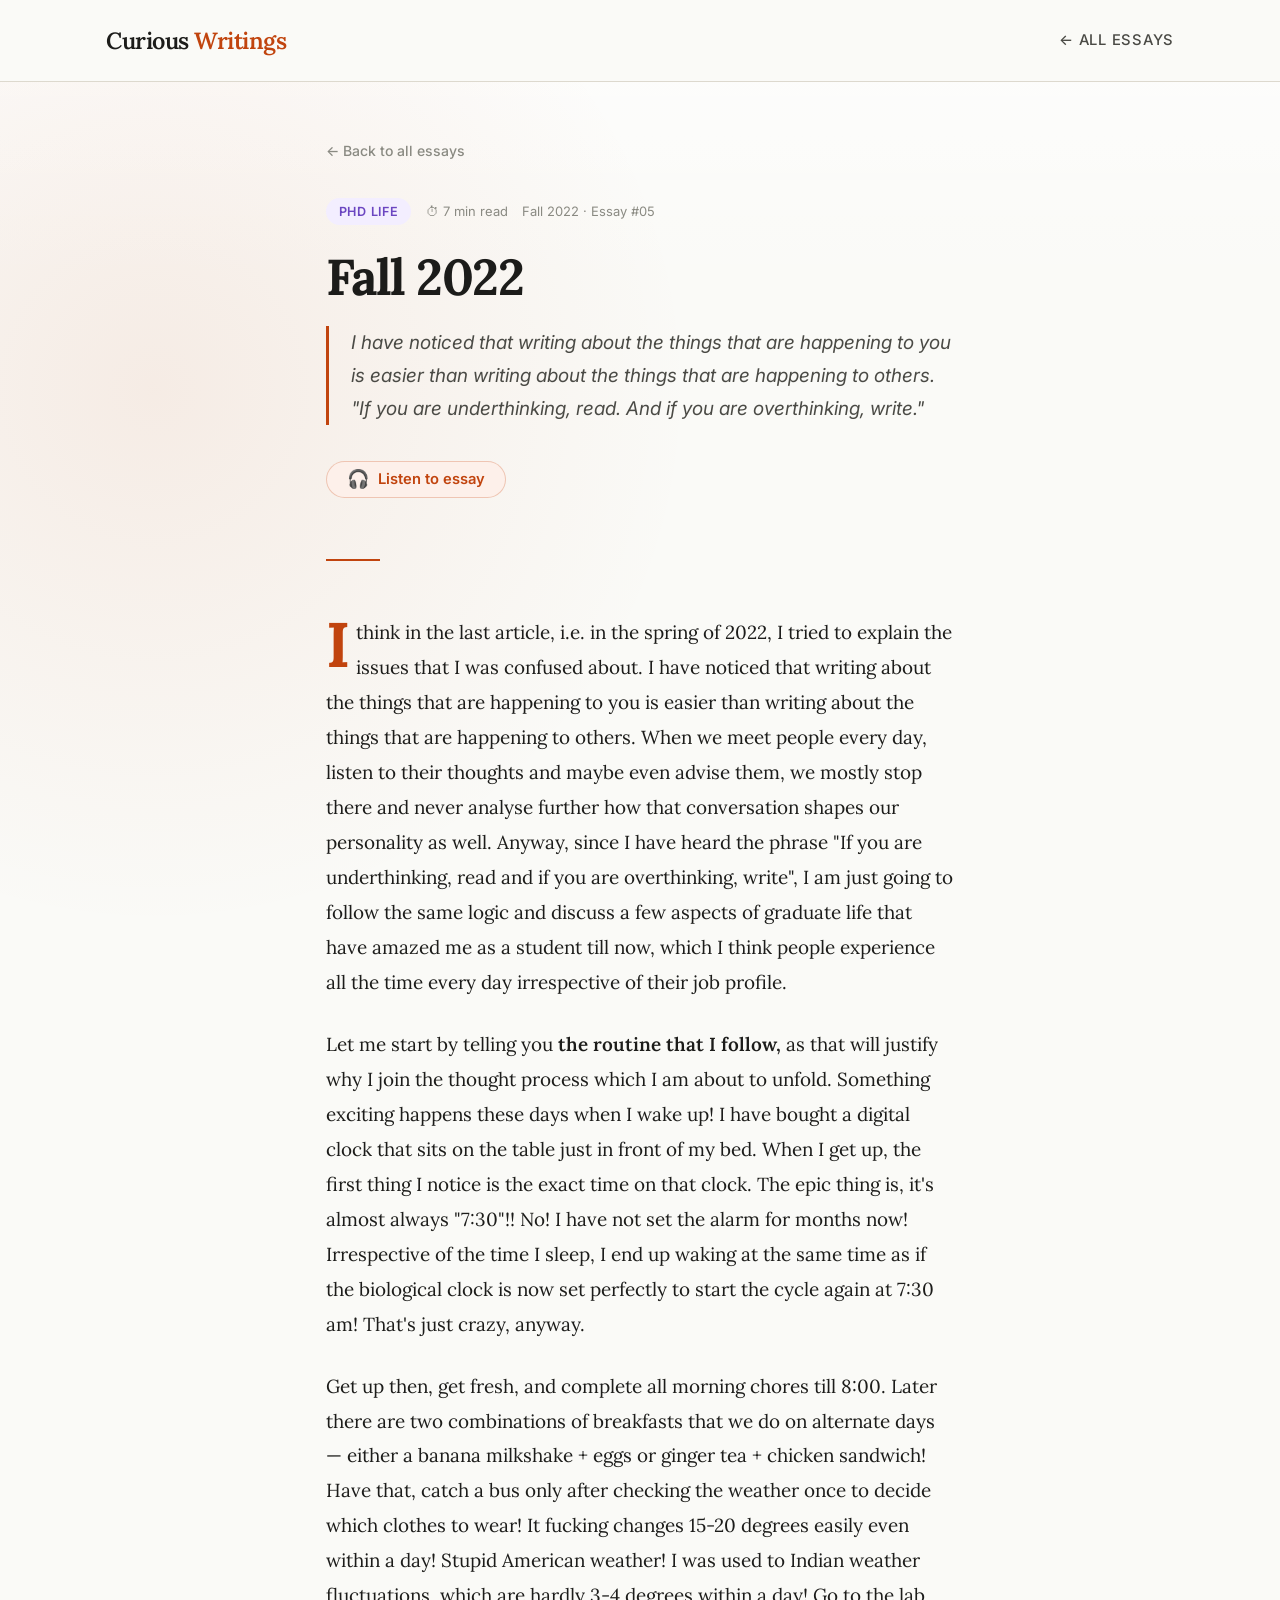
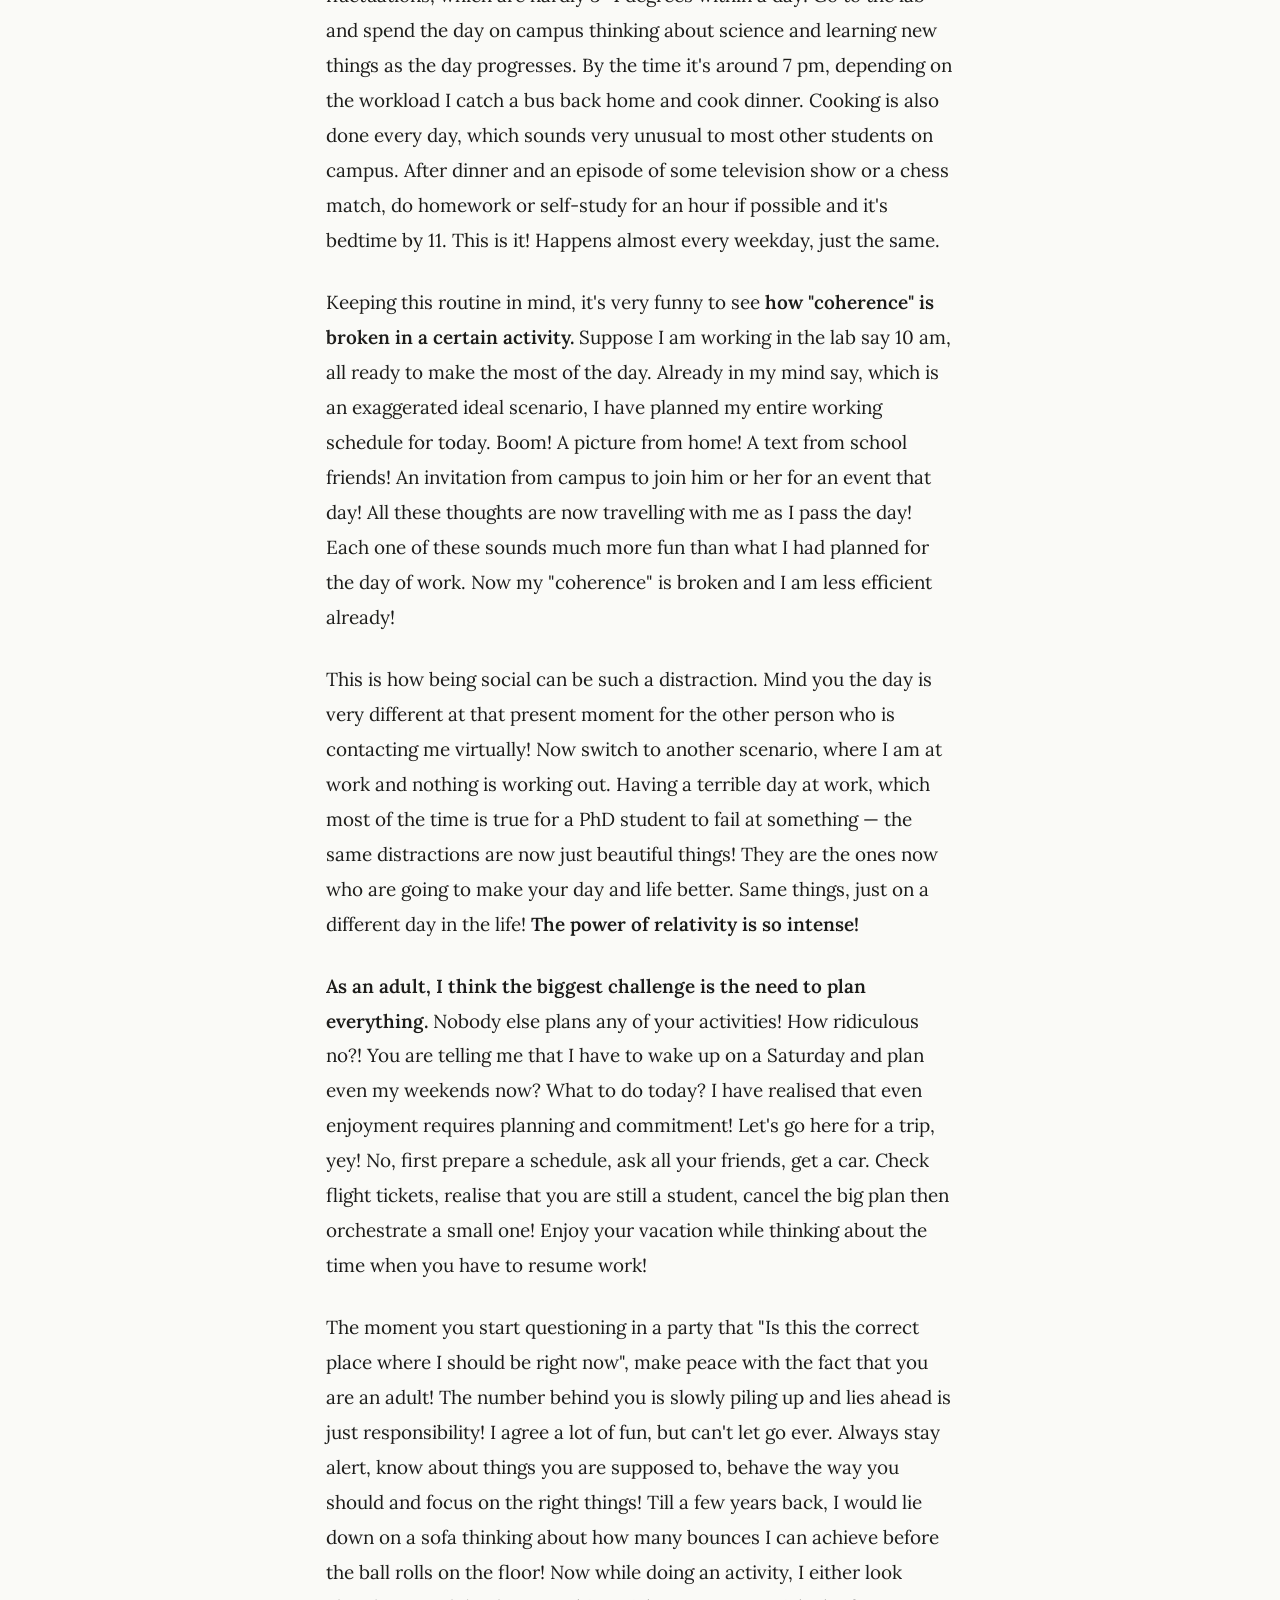
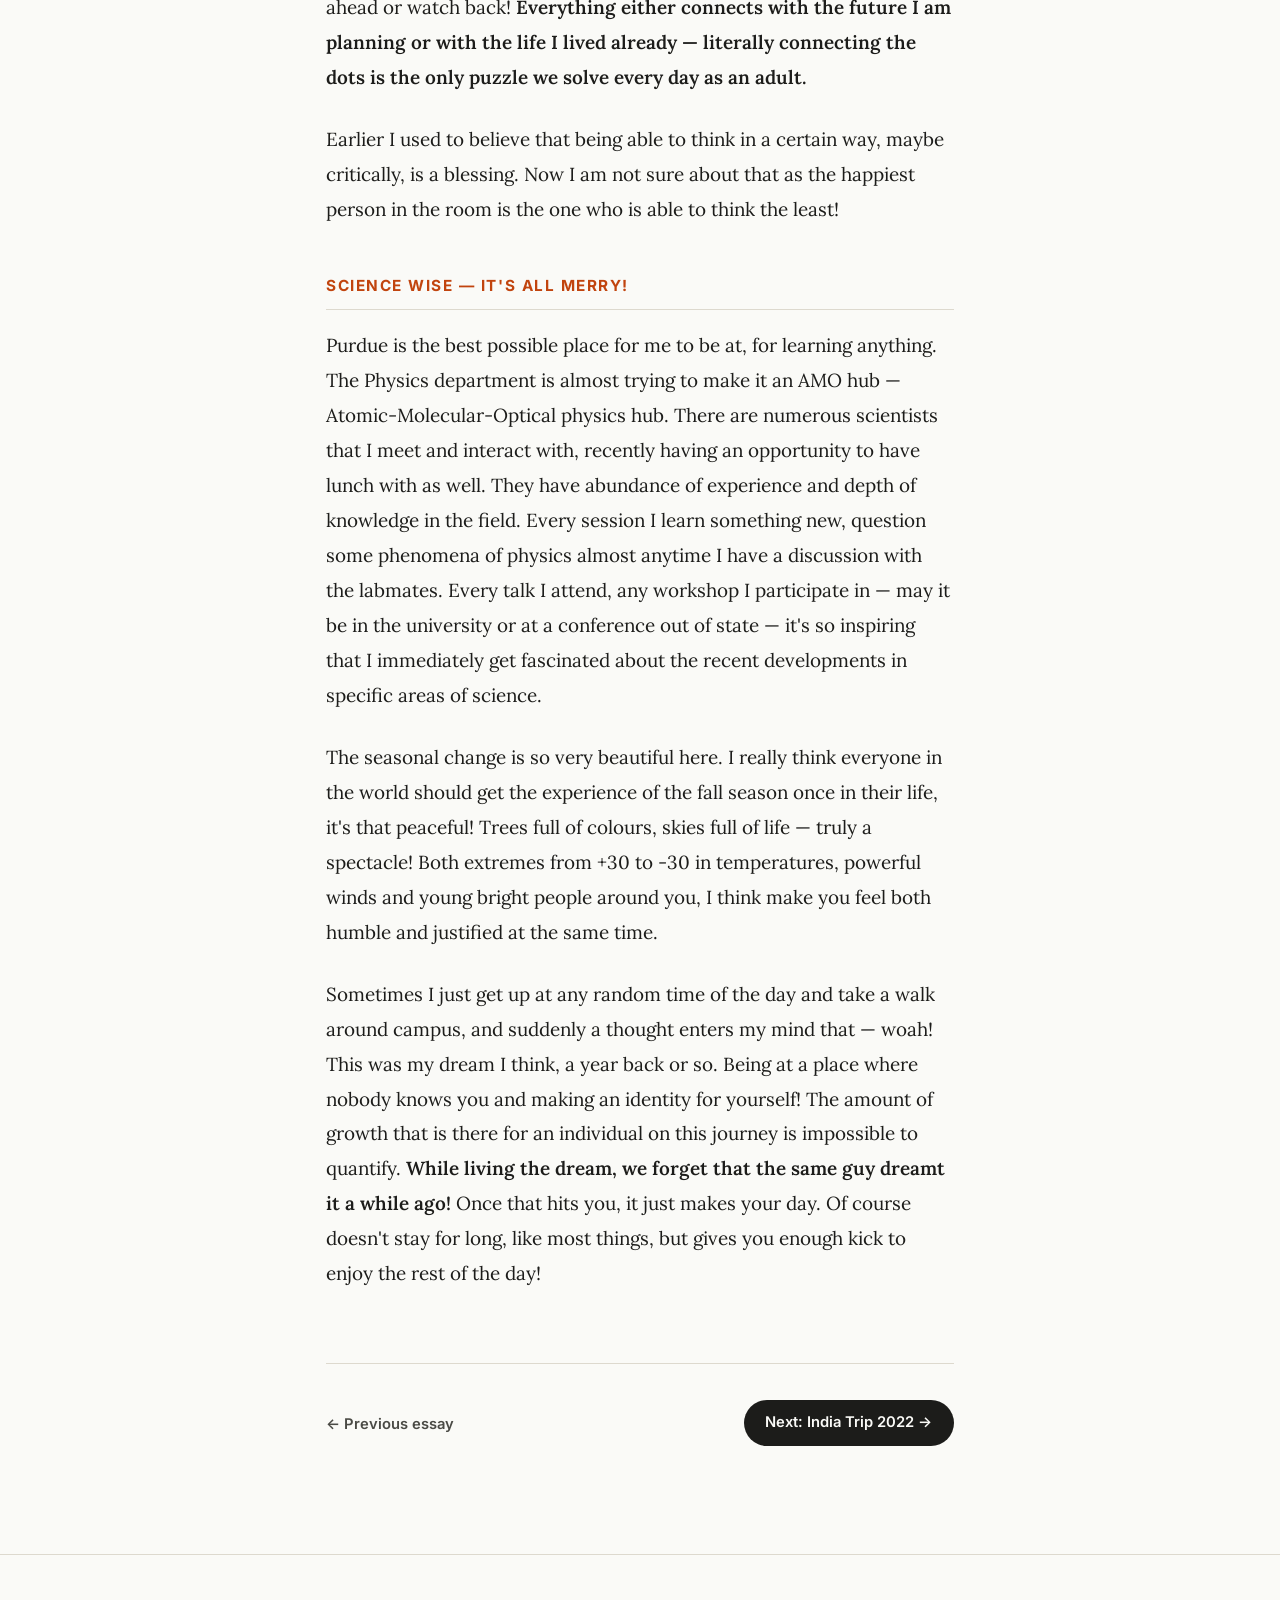
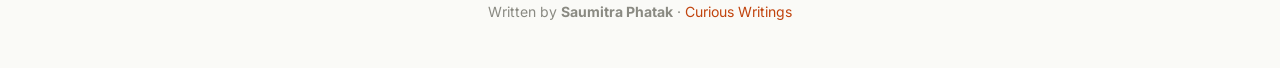
<file: articles/05-fall-2022.html>
<!DOCTYPE html>
<html lang="en">
<head>
  <meta charset="UTF-8">
  <meta name="viewport" content="width=device-width, initial-scale=1.0">
  <title>Fall 2022 — Curious Writings</title>
  <meta name="description" content="Waking at 7:30 every day without an alarm. How a photo from home breaks your work coherence completely. The challenge of planning your own life as an adult. PhD life at Purdue in Fall 2022. Essay #5 by Saumitra Phatak.">
  <meta name="author" content="Saumitra Phatak">
  <link rel="canonical" href="https://saumitraphatak.github.io/curious-writings/articles/05-fall-2022.html">
  <meta property="og:type" content="article">
  <meta property="og:title" content="Fall 2022 — Curious Writings">
  <meta property="og:description" content="Waking at 7:30 without an alarm, broken coherence, and the realisation that even enjoyment requires planning as an adult. PhD life at Purdue.">
  <meta property="og:url" content="https://saumitraphatak.github.io/curious-writings/articles/05-fall-2022.html">
  <meta property="og:site_name" content="Curious Writings">
  <meta name="twitter:card" content="summary">
  <meta name="twitter:title" content="Fall 2022">
  <meta name="twitter:description" content="Waking at 7:30 without an alarm, broken coherence, and the realisation that even enjoyment requires planning as an adult. PhD life at Purdue.">
  <script type="application/ld+json">{"@context":"https://schema.org","@type":"BlogPosting","headline":"Fall 2022","description":"Waking at 7:30 without an alarm, broken coherence, and the realisation that even enjoyment requires planning as an adult. PhD life at Purdue.","author":{"@type":"Person","name":"Saumitra Phatak","url":"https://www.curious96.com"},"url":"https://saumitraphatak.github.io/curious-writings/articles/05-fall-2022.html","datePublished":"2022-09-01","publisher":{"@type":"Person","name":"Saumitra Phatak"}}</script>
  <link rel="stylesheet" href="../css/styles.css">
</head>
<body>
<header class="site-header">
  <div class="inner">
    <a href="../curious-writings.html" class="site-logo">Curious <span>Writings</span></a>
    <nav class="site-nav"><a href="../curious-writings.html">← All Essays</a></nav>
  </div>
</header>
<main>
  <article class="article-page">
    <header class="article-page-header">
      <a href="../curious-writings.html" class="article-back">← Back to all essays</a>
      <div class="article-page-meta">
        <span class="category-tag cat-phd">PhD Life</span>
        <span class="read-time">⏱ 7 min read</span>
        <span class="read-time">Fall 2022 · Essay #05</span>
      </div>
      <h1>Fall 2022</h1>
      <p class="article-lede">I have noticed that writing about the things that are happening to you is easier than writing about the things that are happening to others. "If you are underthinking, read. And if you are overthinking, write."</p>
      <hr class="article-divider">
    </header>

    <div class="article-body">
      <p>I think in the last article, i.e. in the spring of 2022, I tried to explain the issues that I was confused about. I have noticed that writing about the things that are happening to you is easier than writing about the things that are happening to others. When we meet people every day, listen to their thoughts and maybe even advise them, we mostly stop there and never analyse further how that conversation shapes our personality as well. Anyway, since I have heard the phrase "If you are underthinking, read and if you are overthinking, write", I am just going to follow the same logic and discuss a few aspects of graduate life that have amazed me as a student till now, which I think people experience all the time every day irrespective of their job profile.</p>

      <p>Let me start by telling you <strong>the routine that I follow,</strong> as that will justify why I join the thought process which I am about to unfold. Something exciting happens these days when I wake up! I have bought a digital clock that sits on the table just in front of my bed. When I get up, the first thing I notice is the exact time on that clock. The epic thing is, it's almost always "7:30"!! No! I have not set the alarm for months now! Irrespective of the time I sleep, I end up waking at the same time as if the biological clock is now set perfectly to start the cycle again at 7:30 am! That's just crazy, anyway.</p>

      <p>Get up then, get fresh, and complete all morning chores till 8:00. Later there are two combinations of breakfasts that we do on alternate days — either a banana milkshake + eggs or ginger tea + chicken sandwich! Have that, catch a bus only after checking the weather once to decide which clothes to wear! It fucking changes 15-20 degrees easily even within a day! Stupid American weather! I was used to Indian weather fluctuations, which are hardly 3-4 degrees within a day! Go to the lab and spend the day on campus thinking about science and learning new things as the day progresses. By the time it's around 7 pm, depending on the workload I catch a bus back home and cook dinner. Cooking is also done every day, which sounds very unusual to most other students on campus. After dinner and an episode of some television show or a chess match, do homework or self-study for an hour if possible and it's bedtime by 11. This is it! Happens almost every weekday, just the same.</p>

      <p>Keeping this routine in mind, it's very funny to see <strong>how "coherence" is broken in a certain activity.</strong> Suppose I am working in the lab say 10 am, all ready to make the most of the day. Already in my mind say, which is an exaggerated ideal scenario, I have planned my entire working schedule for today. Boom! A picture from home! A text from school friends! An invitation from campus to join him or her for an event that day! All these thoughts are now travelling with me as I pass the day! Each one of these sounds much more fun than what I had planned for the day of work. Now my "coherence" is broken and I am less efficient already!</p>

      <p>This is how being social can be such a distraction. Mind you the day is very different at that present moment for the other person who is contacting me virtually! Now switch to another scenario, where I am at work and nothing is working out. Having a terrible day at work, which most of the time is true for a PhD student to fail at something — the same distractions are now just beautiful things! They are the ones now who are going to make your day and life better. Same things, just on a different day in the life! <strong>The power of relativity is so intense!</strong></p>

      <p><strong>As an adult, I think the biggest challenge is the need to plan everything.</strong> Nobody else plans any of your activities! How ridiculous no?! You are telling me that I have to wake up on a Saturday and plan even my weekends now? What to do today? I have realised that even enjoyment requires planning and commitment! Let's go here for a trip, yey! No, first prepare a schedule, ask all your friends, get a car. Check flight tickets, realise that you are still a student, cancel the big plan then orchestrate a small one! Enjoy your vacation while thinking about the time when you have to resume work!</p>

      <p>The moment you start questioning in a party that "Is this the correct place where I should be right now", make peace with the fact that you are an adult! The number behind you is slowly piling up and lies ahead is just responsibility! I agree a lot of fun, but can't let go ever. Always stay alert, know about things you are supposed to, behave the way you should and focus on the right things! Till a few years back, I would lie down on a sofa thinking about how many bounces I can achieve before the ball rolls on the floor! Now while doing an activity, I either look ahead or watch back! <strong>Everything either connects with the future I am planning or with the life I lived already — literally connecting the dots is the only puzzle we solve every day as an adult.</strong></p>

      <p>Earlier I used to believe that being able to think in a certain way, maybe critically, is a blessing. Now I am not sure about that as the happiest person in the room is the one who is able to think the least!</p>

      <h2>Science wise — it's all merry!</h2>

      <p>Purdue is the best possible place for me to be at, for learning anything. The Physics department is almost trying to make it an AMO hub — Atomic-Molecular-Optical physics hub. There are numerous scientists that I meet and interact with, recently having an opportunity to have lunch with as well. They have abundance of experience and depth of knowledge in the field. Every session I learn something new, question some phenomena of physics almost anytime I have a discussion with the labmates. Every talk I attend, any workshop I participate in — may it be in the university or at a conference out of state — it's so inspiring that I immediately get fascinated about the recent developments in specific areas of science.</p>

      <p>The seasonal change is so very beautiful here. I really think everyone in the world should get the experience of the fall season once in their life, it's that peaceful! Trees full of colours, skies full of life — truly a spectacle! Both extremes from +30 to -30 in temperatures, powerful winds and young bright people around you, I think make you feel both humble and justified at the same time.</p>

      <p>Sometimes I just get up at any random time of the day and take a walk around campus, and suddenly a thought enters my mind that — woah! This was my dream I think, a year back or so. Being at a place where nobody knows you and making an identity for yourself! The amount of growth that is there for an individual on this journey is impossible to quantify. <strong>While living the dream, we forget that the same guy dreamt it a while ago!</strong> Once that hits you, it just makes your day. Of course doesn't stay for long, like most things, but gives you enough kick to enjoy the rest of the day!</p>
    </div>

    <footer class="article-footer">
      <div class="article-footer-nav">
        <a href="04-im-confused.html">← Previous essay</a>
      </div>
      <a href="06-india-trip-2022.html" class="back-to-all">Next: India Trip 2022 →</a>
    </footer>
  </article>
</main>
<footer class="site-footer">
  <p>Written by <strong>Saumitra Phatak</strong> · <a href="../curious-writings.html">Curious Writings</a></p>
</footer>
<script src="../js/listen.js"></script>
</body>
</html>
</file>
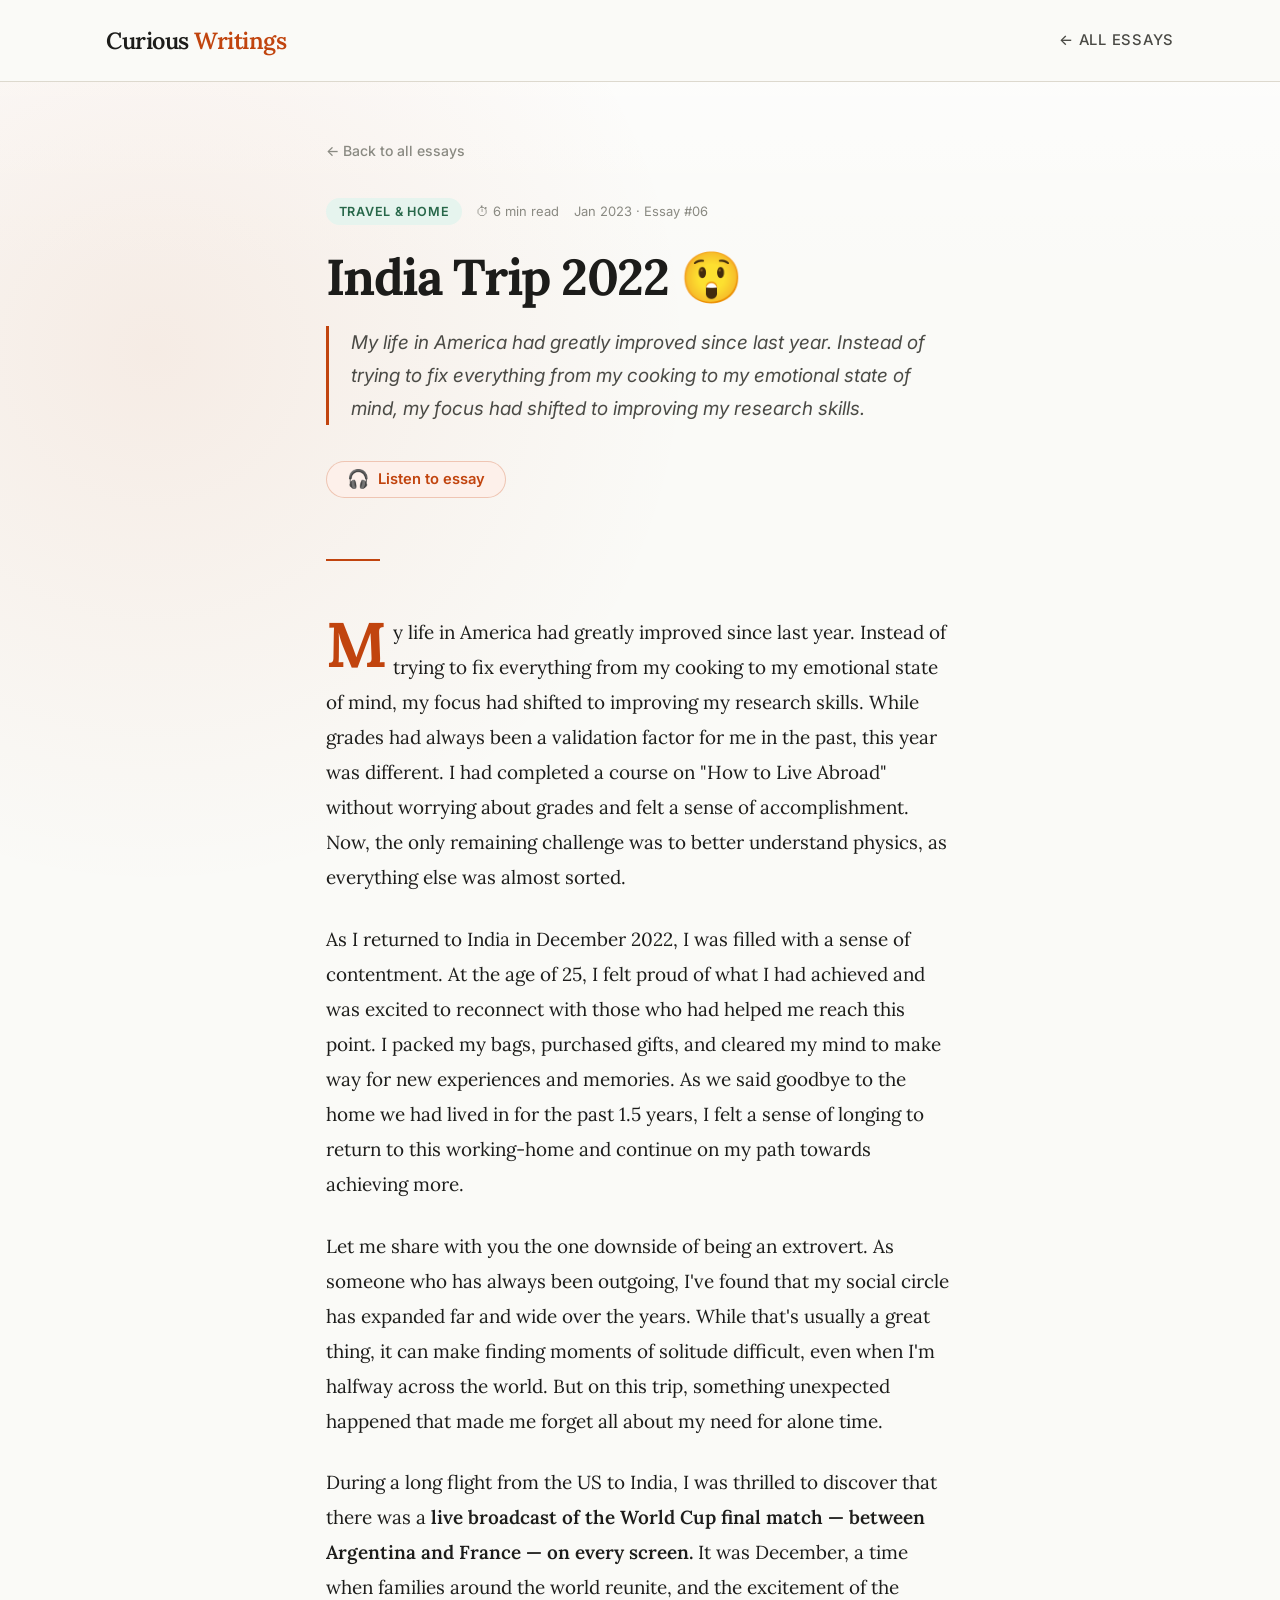
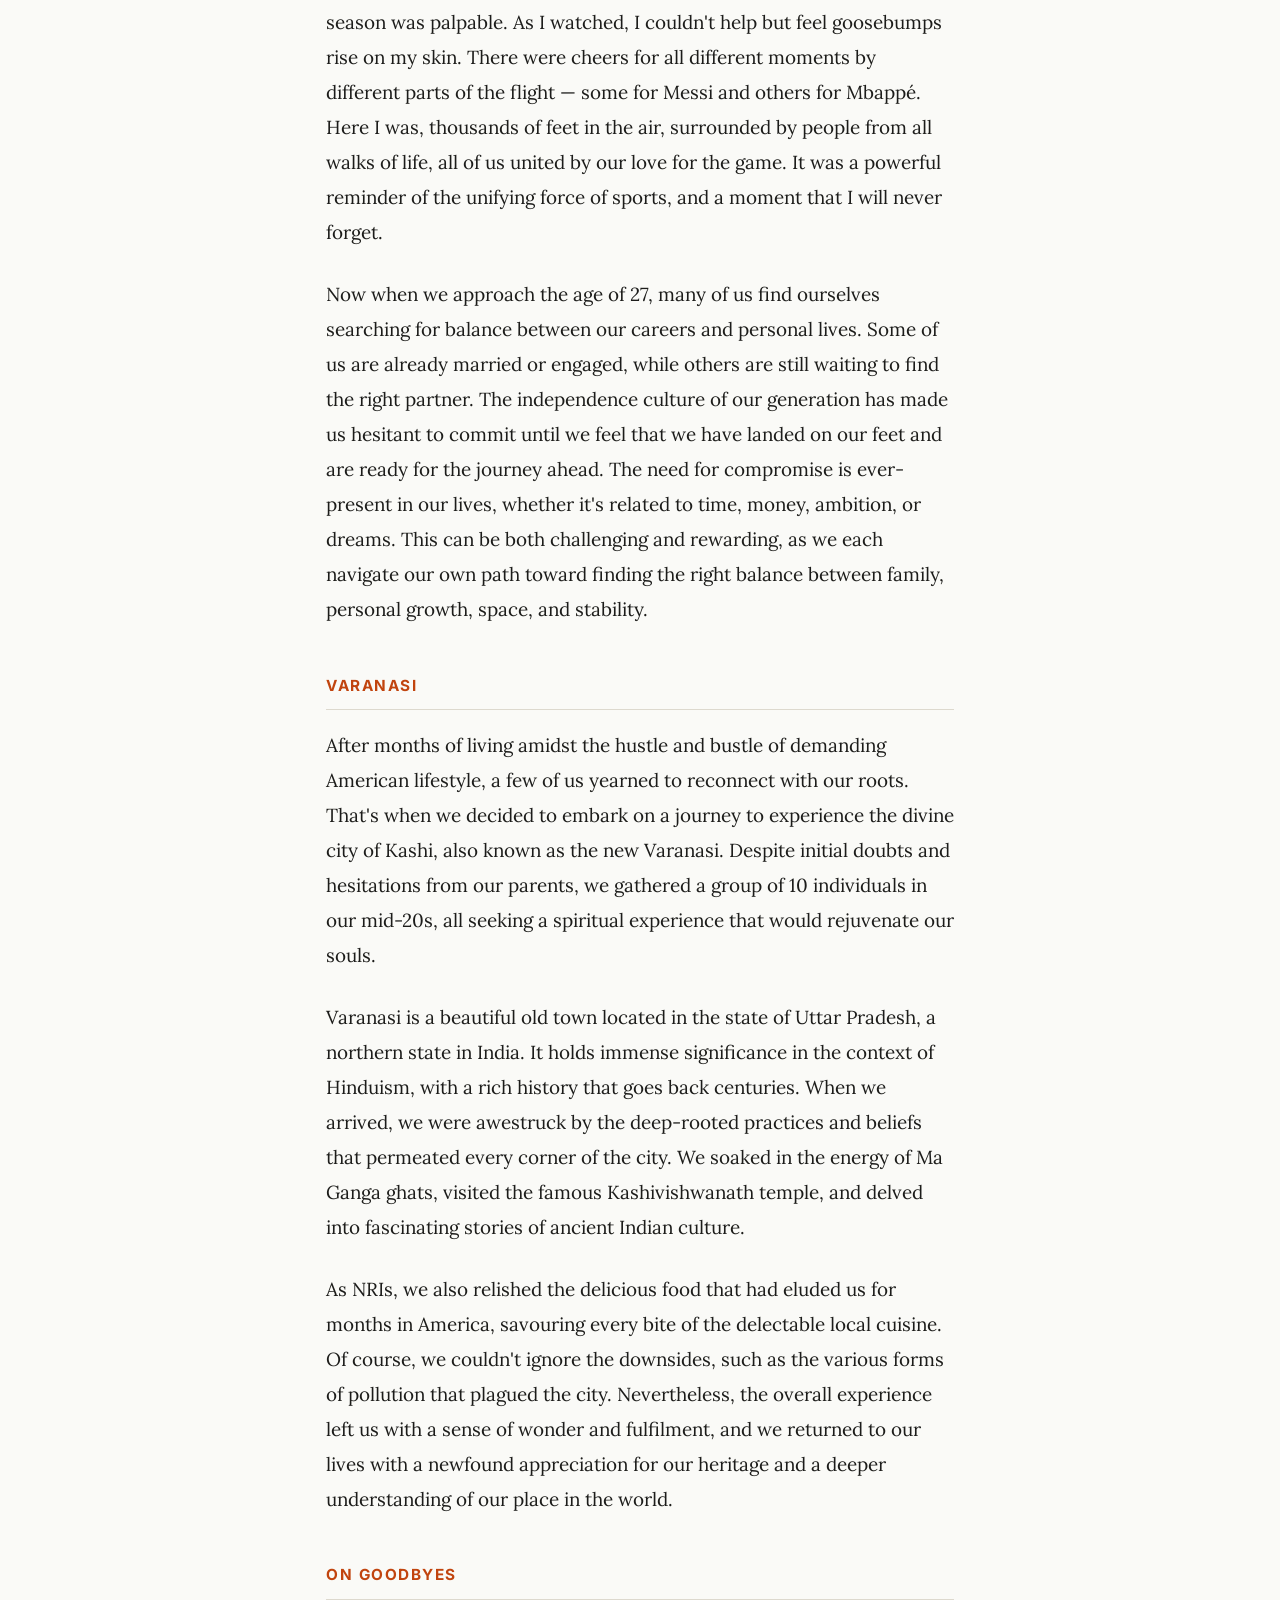
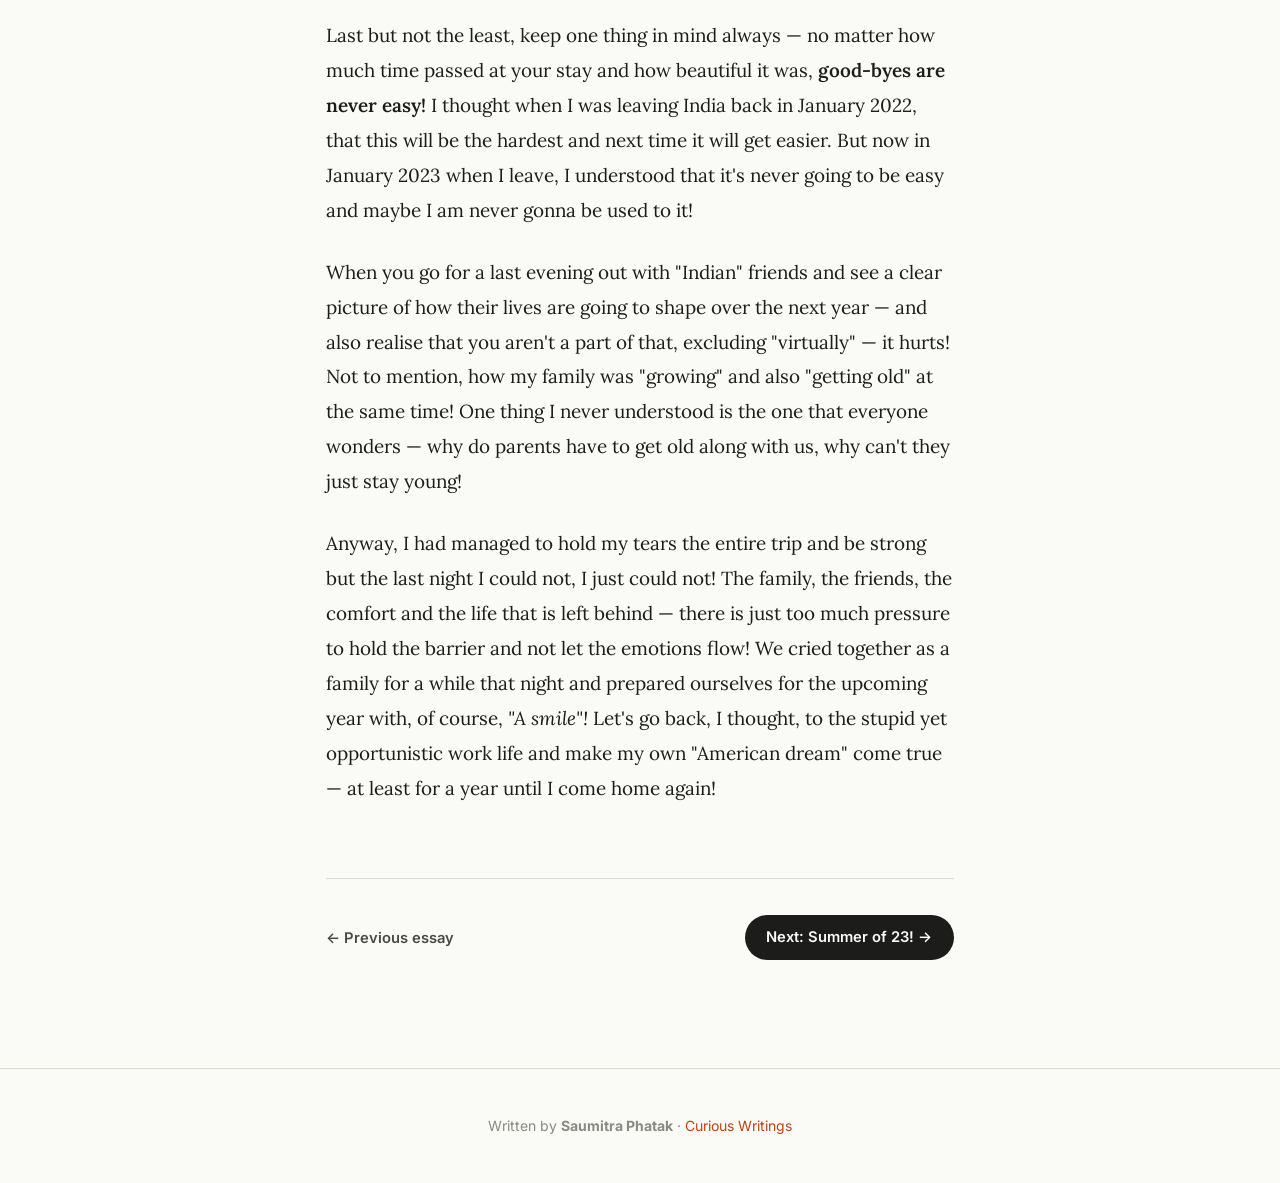
<file: articles/06-india-trip-2022.html>
<!DOCTYPE html>
<html lang="en">
<head>
  <meta charset="UTF-8">
  <meta name="viewport" content="width=device-width, initial-scale=1.0">
  <title>India Trip 2022 — Curious Writings</title>
  <meta name="description" content="Watching the Argentina–France World Cup final at 35,000 feet. A spiritual trip to Varanasi with 10 friends in their mid-20s. The last night before returning to the US — crying together as a family. Essay #6 by Saumitra Phatak.">
  <meta name="author" content="Saumitra Phatak">
  <link rel="canonical" href="https://saumitraphatak.github.io/curious-writings/articles/06-india-trip-2022.html">
  <meta property="og:type" content="article">
  <meta property="og:title" content="India Trip 2022 — Curious Writings">
  <meta property="og:description" content="The Argentina–France World Cup final on the plane, Varanasi with 10 friends, and a family goodbye that hits different when you know the next gap is a year.">
  <meta property="og:url" content="https://saumitraphatak.github.io/curious-writings/articles/06-india-trip-2022.html">
  <meta property="og:site_name" content="Curious Writings">
  <meta name="twitter:card" content="summary">
  <meta name="twitter:title" content="India Trip 2022">
  <meta name="twitter:description" content="The Argentina–France World Cup final on the plane, Varanasi with 10 friends, and a family goodbye that hits different when you know the next gap is a year.">
  <script type="application/ld+json">{"@context":"https://schema.org","@type":"BlogPosting","headline":"India Trip 2022","description":"The Argentina–France World Cup final on the plane, Varanasi with 10 friends, and a family goodbye that hits different when you know the next gap is a year.","author":{"@type":"Person","name":"Saumitra Phatak","url":"https://www.curious96.com"},"url":"https://saumitraphatak.github.io/curious-writings/articles/06-india-trip-2022.html","datePublished":"2023-01-01","publisher":{"@type":"Person","name":"Saumitra Phatak"}}</script>
  <link rel="stylesheet" href="../css/styles.css">
</head>
<body>
<header class="site-header">
  <div class="inner">
    <a href="../curious-writings.html" class="site-logo">Curious <span>Writings</span></a>
    <nav class="site-nav"><a href="../curious-writings.html">← All Essays</a></nav>
  </div>
</header>
<main>
  <article class="article-page">
    <header class="article-page-header">
      <a href="../curious-writings.html" class="article-back">← Back to all essays</a>
      <div class="article-page-meta">
        <span class="category-tag cat-travel">Travel & Home</span>
        <span class="read-time">⏱ 6 min read</span>
        <span class="read-time">Jan 2023 · Essay #06</span>
      </div>
      <h1>India Trip 2022 😲</h1>
      <p class="article-lede">My life in America had greatly improved since last year. Instead of trying to fix everything from my cooking to my emotional state of mind, my focus had shifted to improving my research skills.</p>
      <hr class="article-divider">
    </header>

    <div class="article-body">
      <p>My life in America had greatly improved since last year. Instead of trying to fix everything from my cooking to my emotional state of mind, my focus had shifted to improving my research skills. While grades had always been a validation factor for me in the past, this year was different. I had completed a course on "How to Live Abroad" without worrying about grades and felt a sense of accomplishment. Now, the only remaining challenge was to better understand physics, as everything else was almost sorted.</p>

      <p>As I returned to India in December 2022, I was filled with a sense of contentment. At the age of 25, I felt proud of what I had achieved and was excited to reconnect with those who had helped me reach this point. I packed my bags, purchased gifts, and cleared my mind to make way for new experiences and memories. As we said goodbye to the home we had lived in for the past 1.5 years, I felt a sense of longing to return to this working-home and continue on my path towards achieving more.</p>

      <p>Let me share with you the one downside of being an extrovert. As someone who has always been outgoing, I've found that my social circle has expanded far and wide over the years. While that's usually a great thing, it can make finding moments of solitude difficult, even when I'm halfway across the world. But on this trip, something unexpected happened that made me forget all about my need for alone time.</p>

      <p>During a long flight from the US to India, I was thrilled to discover that there was a <strong>live broadcast of the World Cup final match — between Argentina and France — on every screen.</strong> It was December, a time when families around the world reunite, and the excitement of the season was palpable. As I watched, I couldn't help but feel goosebumps rise on my skin. There were cheers for all different moments by different parts of the flight — some for Messi and others for Mbappé. Here I was, thousands of feet in the air, surrounded by people from all walks of life, all of us united by our love for the game. It was a powerful reminder of the unifying force of sports, and a moment that I will never forget.</p>

      <p>Now when we approach the age of 27, many of us find ourselves searching for balance between our careers and personal lives. Some of us are already married or engaged, while others are still waiting to find the right partner. The independence culture of our generation has made us hesitant to commit until we feel that we have landed on our feet and are ready for the journey ahead. The need for compromise is ever-present in our lives, whether it's related to time, money, ambition, or dreams. This can be both challenging and rewarding, as we each navigate our own path toward finding the right balance between family, personal growth, space, and stability.</p>

      <h2>Varanasi</h2>

      <p>After months of living amidst the hustle and bustle of demanding American lifestyle, a few of us yearned to reconnect with our roots. That's when we decided to embark on a journey to experience the divine city of Kashi, also known as the new Varanasi. Despite initial doubts and hesitations from our parents, we gathered a group of 10 individuals in our mid-20s, all seeking a spiritual experience that would rejuvenate our souls.</p>

      <p>Varanasi is a beautiful old town located in the state of Uttar Pradesh, a northern state in India. It holds immense significance in the context of Hinduism, with a rich history that goes back centuries. When we arrived, we were awestruck by the deep-rooted practices and beliefs that permeated every corner of the city. We soaked in the energy of Ma Ganga ghats, visited the famous Kashivishwanath temple, and delved into fascinating stories of ancient Indian culture.</p>

      <p>As NRIs, we also relished the delicious food that had eluded us for months in America, savouring every bite of the delectable local cuisine. Of course, we couldn't ignore the downsides, such as the various forms of pollution that plagued the city. Nevertheless, the overall experience left us with a sense of wonder and fulfilment, and we returned to our lives with a newfound appreciation for our heritage and a deeper understanding of our place in the world.</p>

      <h2>On goodbyes</h2>

      <p>Last but not the least, keep one thing in mind always — no matter how much time passed at your stay and how beautiful it was, <strong>good-byes are never easy!</strong> I thought when I was leaving India back in January 2022, that this will be the hardest and next time it will get easier. But now in January 2023 when I leave, I understood that it's never going to be easy and maybe I am never gonna be used to it!</p>

      <p>When you go for a last evening out with "Indian" friends and see a clear picture of how their lives are going to shape over the next year — and also realise that you aren't a part of that, excluding "virtually" — it hurts! Not to mention, how my family was "growing" and also "getting old" at the same time! One thing I never understood is the one that everyone wonders — why do parents have to get old along with us, why can't they just stay young!</p>

      <p>Anyway, I had managed to hold my tears the entire trip and be strong but the last night I could not, I just could not! The family, the friends, the comfort and the life that is left behind — there is just too much pressure to hold the barrier and not let the emotions flow! We cried together as a family for a while that night and prepared ourselves for the upcoming year with, of course, <em>"A smile"!</em> Let's go back, I thought, to the stupid yet opportunistic work life and make my own "American dream" come true — at least for a year until I come home again!</p>
    </div>

    <footer class="article-footer">
      <div class="article-footer-nav">
        <a href="05-fall-2022.html">← Previous essay</a>
      </div>
      <a href="07-summer-2023.html" class="back-to-all">Next: Summer of 23! →</a>
    </footer>
  </article>
</main>
<footer class="site-footer">
  <p>Written by <strong>Saumitra Phatak</strong> · <a href="../curious-writings.html">Curious Writings</a></p>
</footer>
<script src="../js/listen.js"></script>
</body>
</html>
</file>
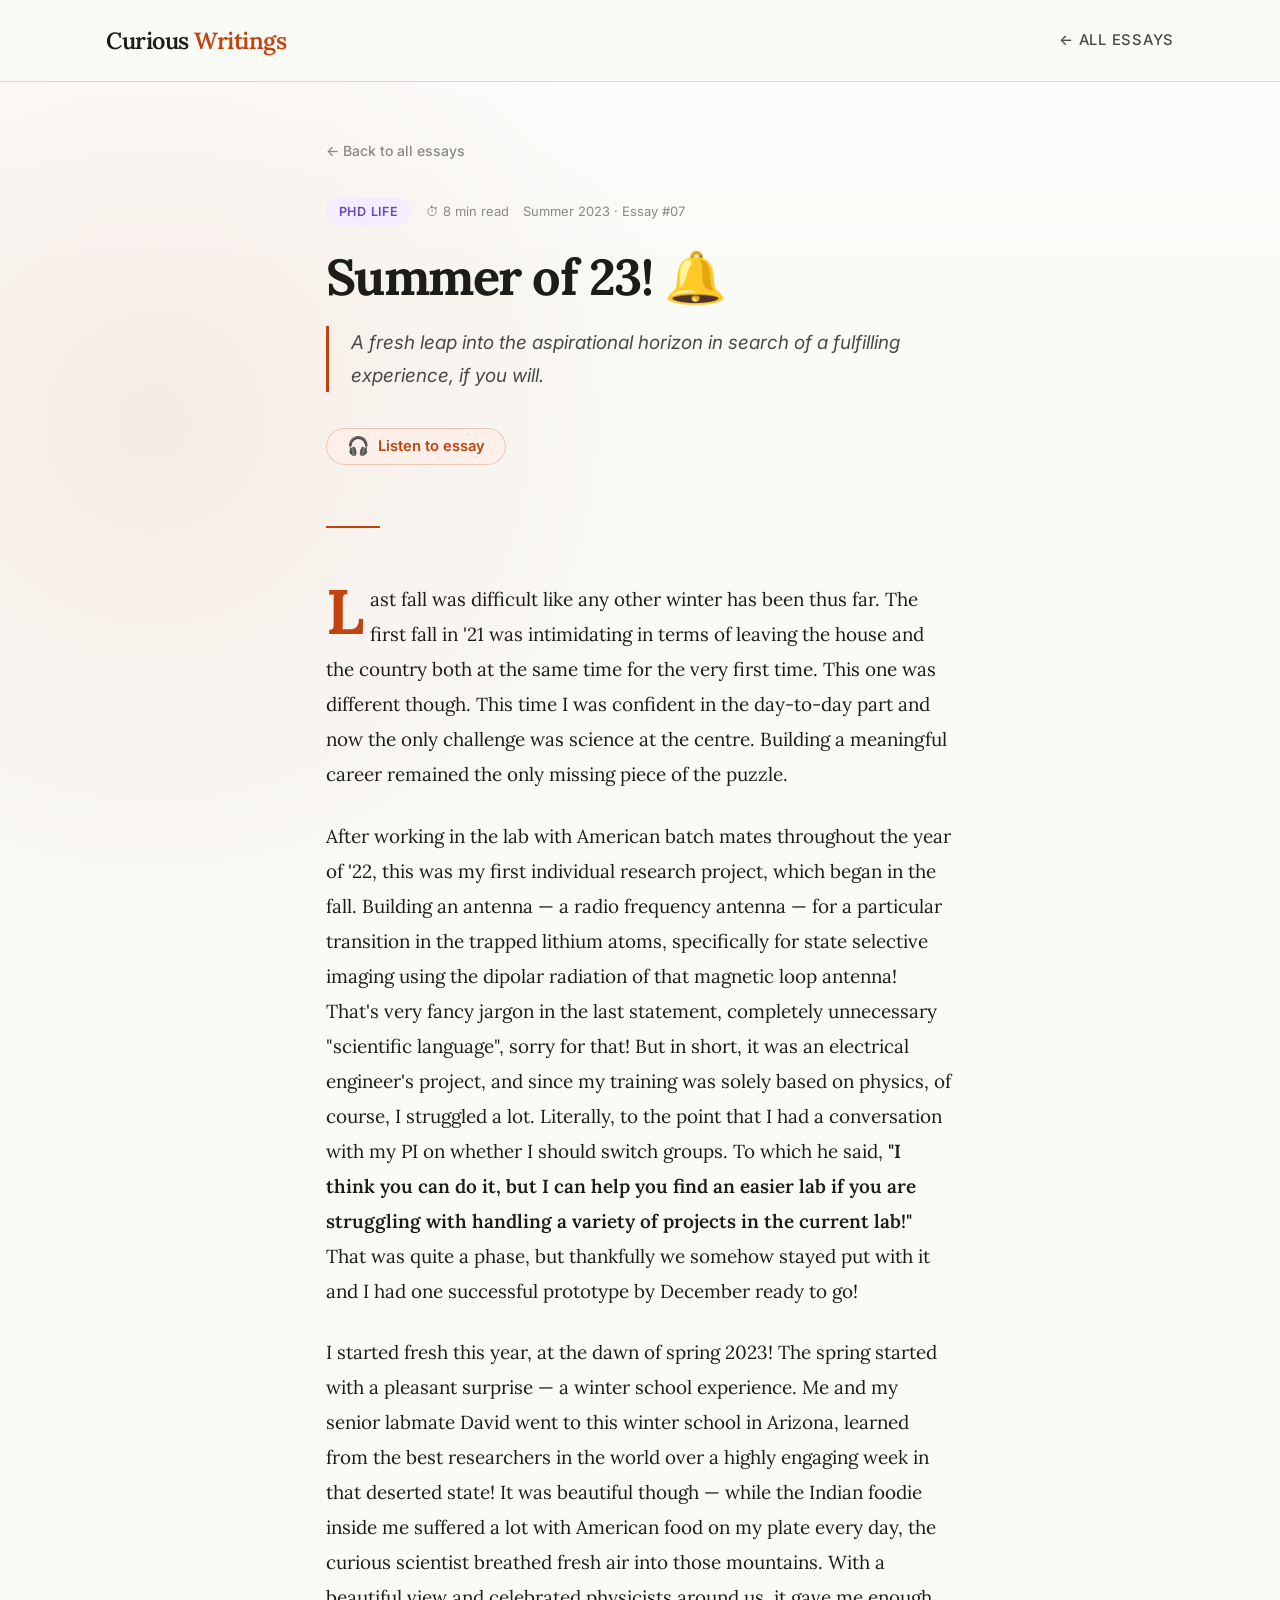
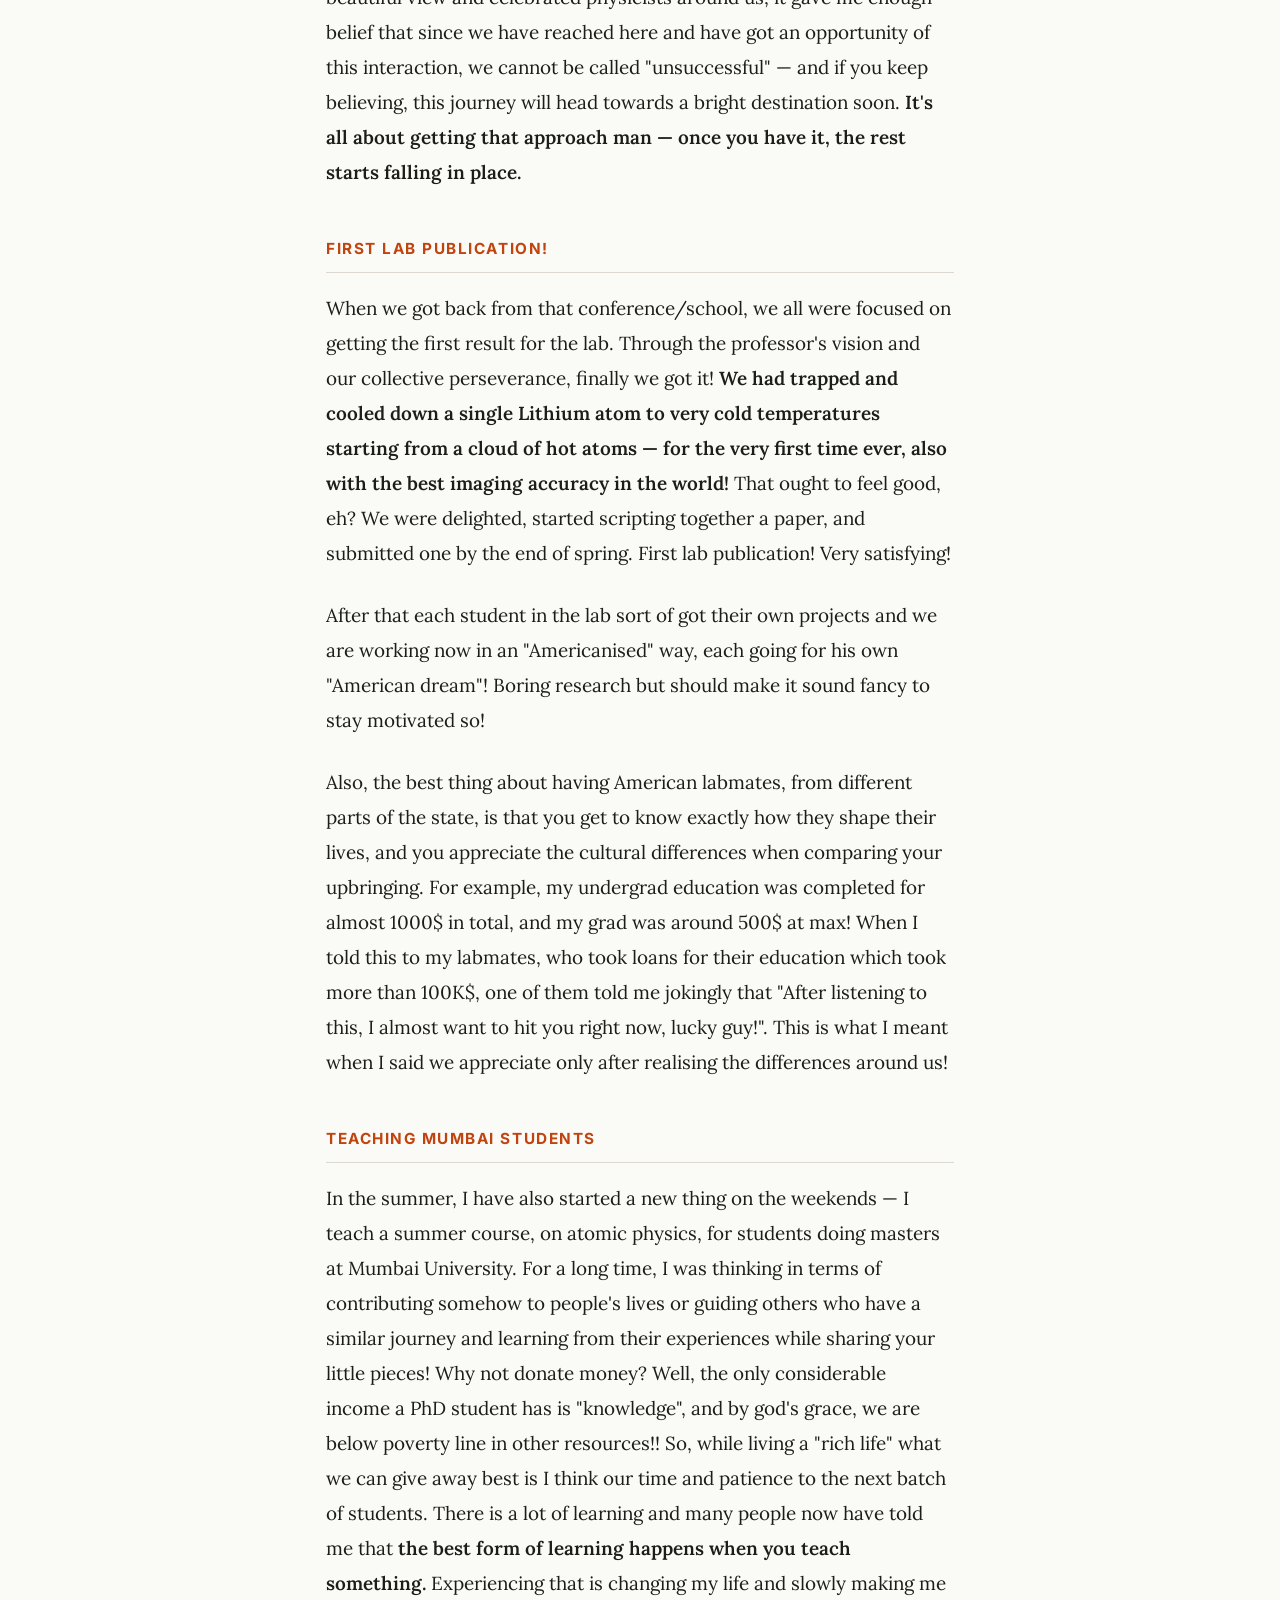
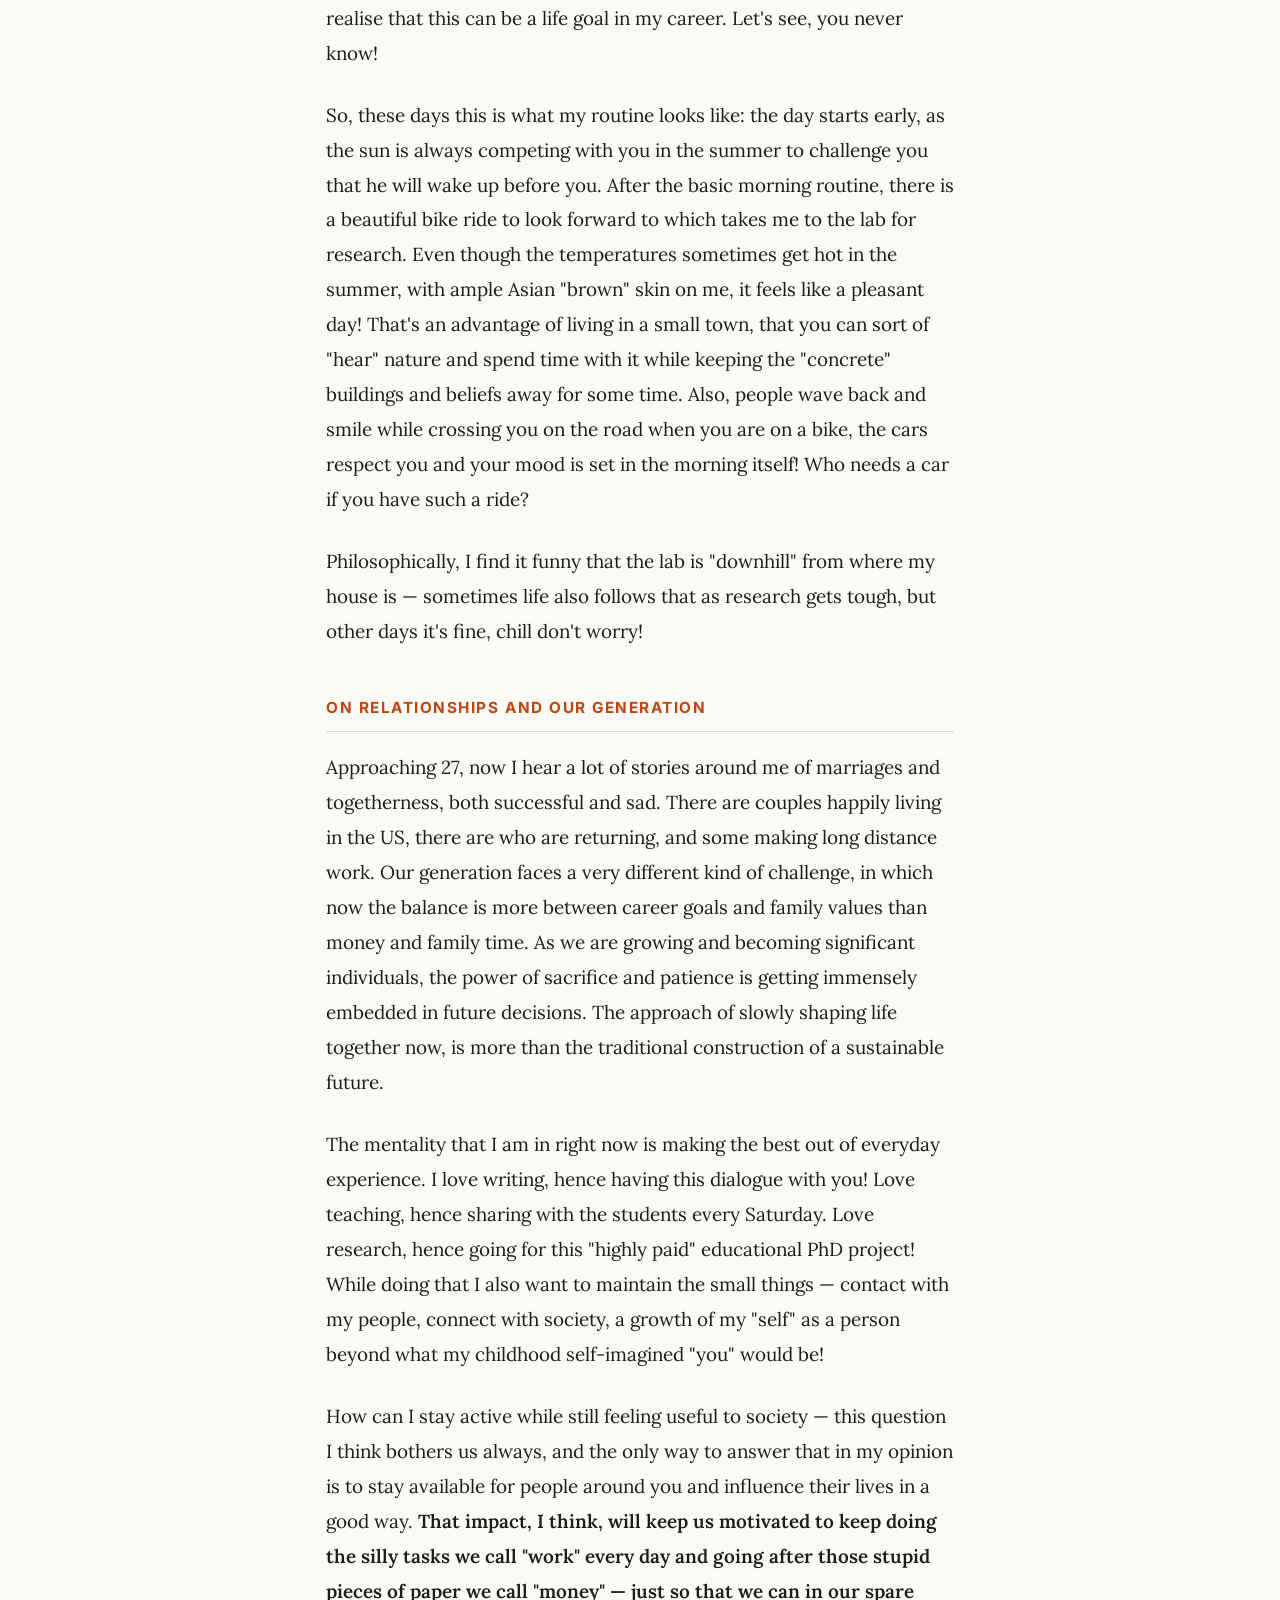
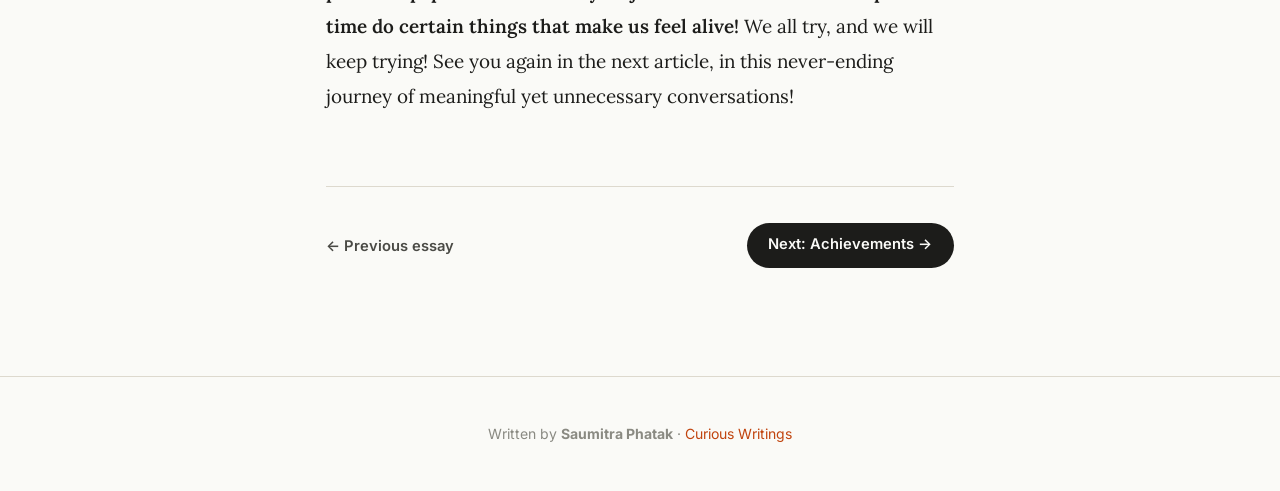
<file: articles/07-summer-2023.html>
<!DOCTYPE html>
<html lang="en">
<head>
  <meta charset="UTF-8">
  <meta name="viewport" content="width=device-width, initial-scale=1.0">
  <title>Summer of 23! — Curious Writings</title>
  <meta name="description" content="Nearly switching PhD groups. A winter school in Arizona with the best physicists in the world. First lab publication: trapping a single lithium atom with world-record imaging accuracy. Teaching Mumbai University students on weekends. Essay #7 by Saumitra Phatak.">
  <meta name="author" content="Saumitra Phatak">
  <link rel="canonical" href="https://saumitraphatak.github.io/curious-writings/articles/07-summer-2023.html">
  <meta property="og:type" content="article">
  <meta property="og:title" content="Summer of 23! — Curious Writings">
  <meta property="og:description" content="Nearly switching PhD groups, a winter school with world-class physicists, the first lab publication, and teaching atomic physics to Mumbai students every Saturday.">
  <meta property="og:url" content="https://saumitraphatak.github.io/curious-writings/articles/07-summer-2023.html">
  <meta property="og:site_name" content="Curious Writings">
  <meta name="twitter:card" content="summary">
  <meta name="twitter:title" content="Summer of 23!">
  <meta name="twitter:description" content="Nearly switching PhD groups, a winter school with world-class physicists, the first lab publication, and teaching atomic physics to Mumbai students every Saturday.">
  <script type="application/ld+json">{"@context":"https://schema.org","@type":"BlogPosting","headline":"Summer of 23!","description":"Nearly switching PhD groups, a winter school with world-class physicists, the first lab publication, and teaching atomic physics to Mumbai students every Saturday.","author":{"@type":"Person","name":"Saumitra Phatak","url":"https://www.curious96.com"},"url":"https://saumitraphatak.github.io/curious-writings/articles/07-summer-2023.html","datePublished":"2023-06-01","publisher":{"@type":"Person","name":"Saumitra Phatak"}}</script>
  <link rel="stylesheet" href="../css/styles.css">
</head>
<body>
<header class="site-header">
  <div class="inner">
    <a href="../curious-writings.html" class="site-logo">Curious <span>Writings</span></a>
    <nav class="site-nav"><a href="../curious-writings.html">← All Essays</a></nav>
  </div>
</header>
<main>
  <article class="article-page">
    <header class="article-page-header">
      <a href="../curious-writings.html" class="article-back">← Back to all essays</a>
      <div class="article-page-meta">
        <span class="category-tag cat-phd">PhD Life</span>
        <span class="read-time">⏱ 8 min read</span>
        <span class="read-time">Summer 2023 · Essay #07</span>
      </div>
      <h1>Summer of 23! 🔔</h1>
      <p class="article-lede">A fresh leap into the aspirational horizon in search of a fulfilling experience, if you will.</p>
      <hr class="article-divider">
    </header>

    <div class="article-body">
      <p>Last fall was difficult like any other winter has been thus far. The first fall in '21 was intimidating in terms of leaving the house and the country both at the same time for the very first time. This one was different though. This time I was confident in the day-to-day part and now the only challenge was science at the centre. Building a meaningful career remained the only missing piece of the puzzle.</p>

      <p>After working in the lab with American batch mates throughout the year of '22, this was my first individual research project, which began in the fall. Building an antenna — a radio frequency antenna — for a particular transition in the trapped lithium atoms, specifically for state selective imaging using the dipolar radiation of that magnetic loop antenna! That's very fancy jargon in the last statement, completely unnecessary "scientific language", sorry for that! But in short, it was an electrical engineer's project, and since my training was solely based on physics, of course, I struggled a lot. Literally, to the point that I had a conversation with my PI on whether I should switch groups. To which he said, <strong>"I think you can do it, but I can help you find an easier lab if you are struggling with handling a variety of projects in the current lab!"</strong> That was quite a phase, but thankfully we somehow stayed put with it and I had one successful prototype by December ready to go!</p>

      <p>I started fresh this year, at the dawn of spring 2023! The spring started with a pleasant surprise — a winter school experience. Me and my senior labmate David went to this winter school in Arizona, learned from the best researchers in the world over a highly engaging week in that deserted state! It was beautiful though — while the Indian foodie inside me suffered a lot with American food on my plate every day, the curious scientist breathed fresh air into those mountains. With a beautiful view and celebrated physicists around us, it gave me enough belief that since we have reached here and have got an opportunity of this interaction, we cannot be called "unsuccessful" — and if you keep believing, this journey will head towards a bright destination soon. <strong>It's all about getting that approach man — once you have it, the rest starts falling in place.</strong></p>

      <h2>First lab publication!</h2>

      <p>When we got back from that conference/school, we all were focused on getting the first result for the lab. Through the professor's vision and our collective perseverance, finally we got it! <strong>We had trapped and cooled down a single Lithium atom to very cold temperatures starting from a cloud of hot atoms — for the very first time ever, also with the best imaging accuracy in the world!</strong> That ought to feel good, eh? We were delighted, started scripting together a paper, and submitted one by the end of spring. First lab publication! Very satisfying!</p>

      <p>After that each student in the lab sort of got their own projects and we are working now in an "Americanised" way, each going for his own "American dream"! Boring research but should make it sound fancy to stay motivated so!</p>

      <p>Also, the best thing about having American labmates, from different parts of the state, is that you get to know exactly how they shape their lives, and you appreciate the cultural differences when comparing your upbringing. For example, my undergrad education was completed for almost 1000$ in total, and my grad was around 500$ at max! When I told this to my labmates, who took loans for their education which took more than 100K$, one of them told me jokingly that "After listening to this, I almost want to hit you right now, lucky guy!". This is what I meant when I said we appreciate only after realising the differences around us!</p>

      <h2>Teaching Mumbai students</h2>

      <p>In the summer, I have also started a new thing on the weekends — I teach a summer course, on atomic physics, for students doing masters at Mumbai University. For a long time, I was thinking in terms of contributing somehow to people's lives or guiding others who have a similar journey and learning from their experiences while sharing your little pieces! Why not donate money? Well, the only considerable income a PhD student has is "knowledge", and by god's grace, we are below poverty line in other resources!! So, while living a "rich life" what we can give away best is I think our time and patience to the next batch of students. There is a lot of learning and many people now have told me that <strong>the best form of learning happens when you teach something.</strong> Experiencing that is changing my life and slowly making me realise that this can be a life goal in my career. Let's see, you never know!</p>

      <p>So, these days this is what my routine looks like: the day starts early, as the sun is always competing with you in the summer to challenge you that he will wake up before you. After the basic morning routine, there is a beautiful bike ride to look forward to which takes me to the lab for research. Even though the temperatures sometimes get hot in the summer, with ample Asian "brown" skin on me, it feels like a pleasant day! That's an advantage of living in a small town, that you can sort of "hear" nature and spend time with it while keeping the "concrete" buildings and beliefs away for some time. Also, people wave back and smile while crossing you on the road when you are on a bike, the cars respect you and your mood is set in the morning itself! Who needs a car if you have such a ride?</p>

      <p>Philosophically, I find it funny that the lab is "downhill" from where my house is — sometimes life also follows that as research gets tough, but other days it's fine, chill don't worry!</p>

      <h2>On relationships and our generation</h2>

      <p>Approaching 27, now I hear a lot of stories around me of marriages and togetherness, both successful and sad. There are couples happily living in the US, there are who are returning, and some making long distance work. Our generation faces a very different kind of challenge, in which now the balance is more between career goals and family values than money and family time. As we are growing and becoming significant individuals, the power of sacrifice and patience is getting immensely embedded in future decisions. The approach of slowly shaping life together now, is more than the traditional construction of a sustainable future.</p>

      <p>The mentality that I am in right now is making the best out of everyday experience. I love writing, hence having this dialogue with you! Love teaching, hence sharing with the students every Saturday. Love research, hence going for this "highly paid" educational PhD project! While doing that I also want to maintain the small things — contact with my people, connect with society, a growth of my "self" as a person beyond what my childhood self-imagined "you" would be!</p>

      <p>How can I stay active while still feeling useful to society — this question I think bothers us always, and the only way to answer that in my opinion is to stay available for people around you and influence their lives in a good way. <strong>That impact, I think, will keep us motivated to keep doing the silly tasks we call "work" every day and going after those stupid pieces of paper we call "money" — just so that we can in our spare time do certain things that make us feel alive!</strong> We all try, and we will keep trying! See you again in the next article, in this never-ending journey of meaningful yet unnecessary conversations!</p>
    </div>

    <footer class="article-footer">
      <div class="article-footer-nav">
        <a href="06-india-trip-2022.html">← Previous essay</a>
      </div>
      <a href="08-achievements.html" class="back-to-all">Next: Achievements →</a>
    </footer>
  </article>
</main>
<footer class="site-footer">
  <p>Written by <strong>Saumitra Phatak</strong> · <a href="../curious-writings.html">Curious Writings</a></p>
</footer>
<script src="../js/listen.js"></script>
</body>
</html>
</file>
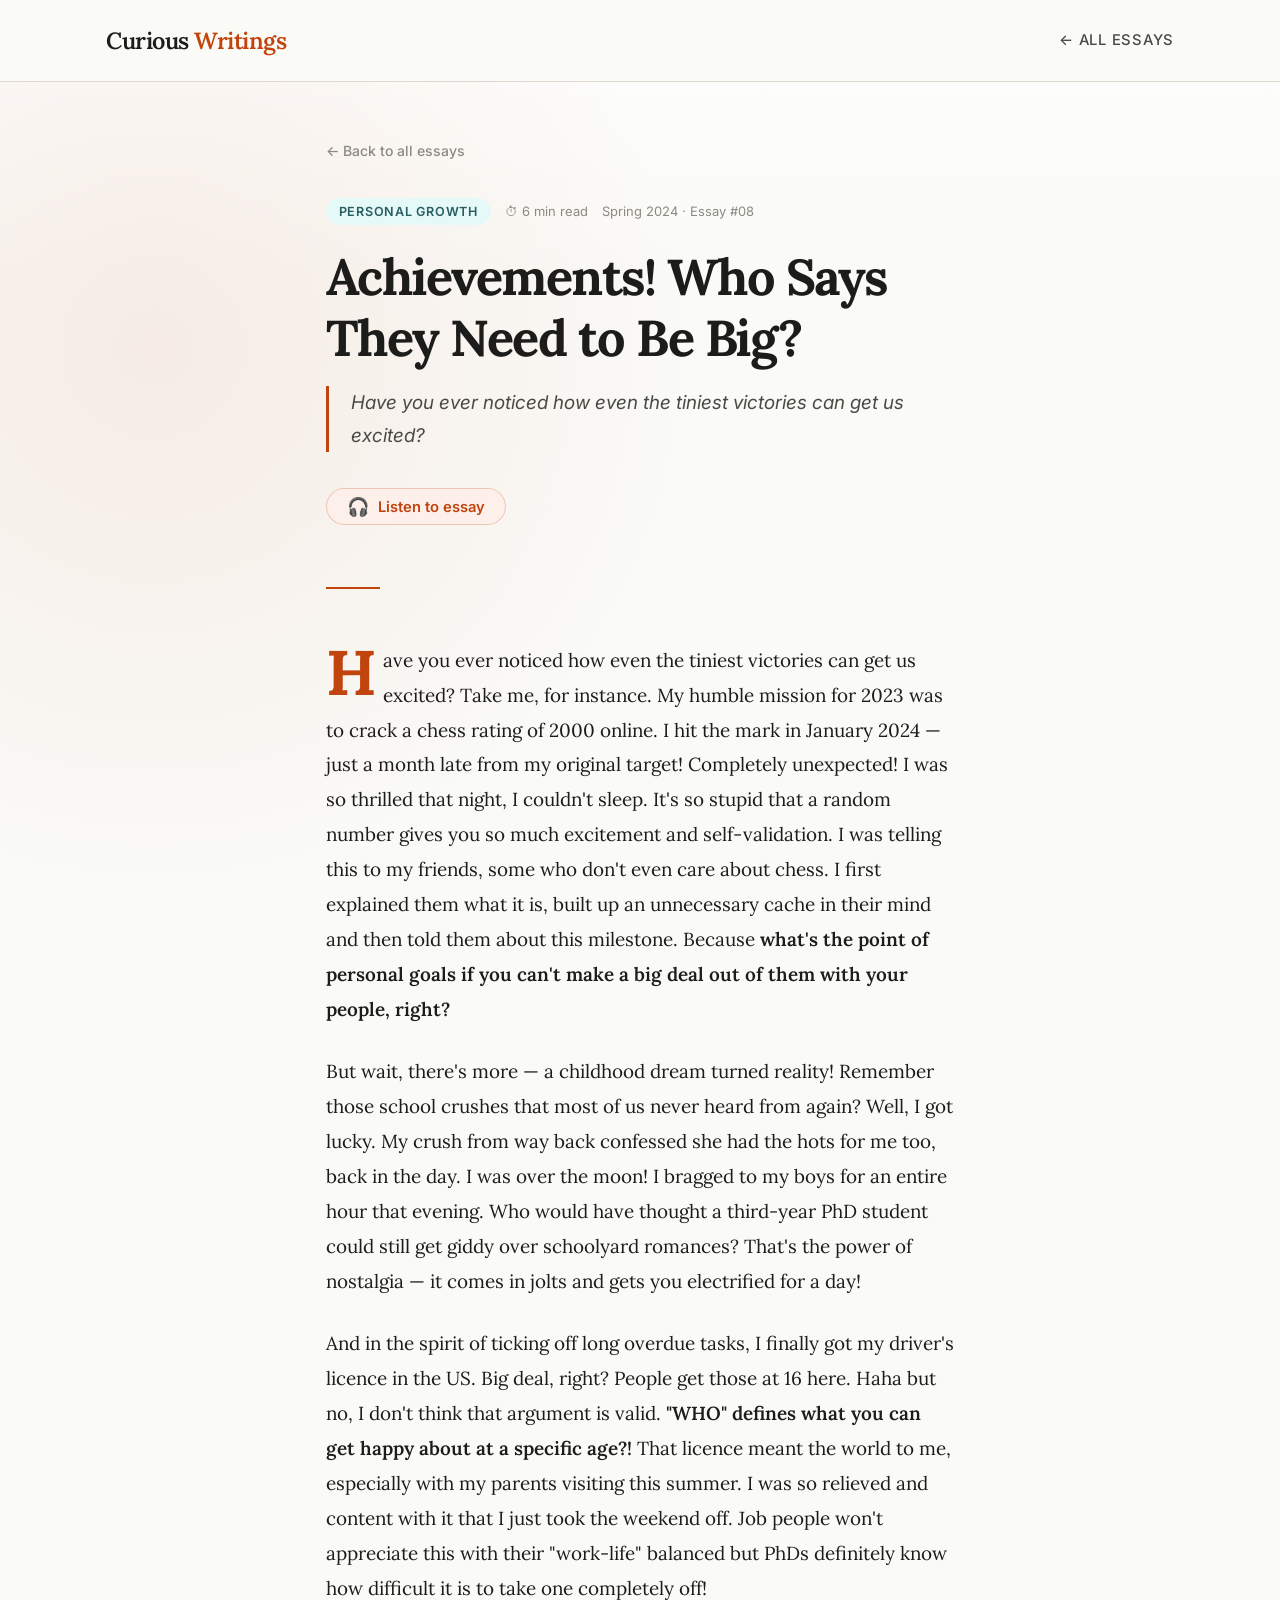
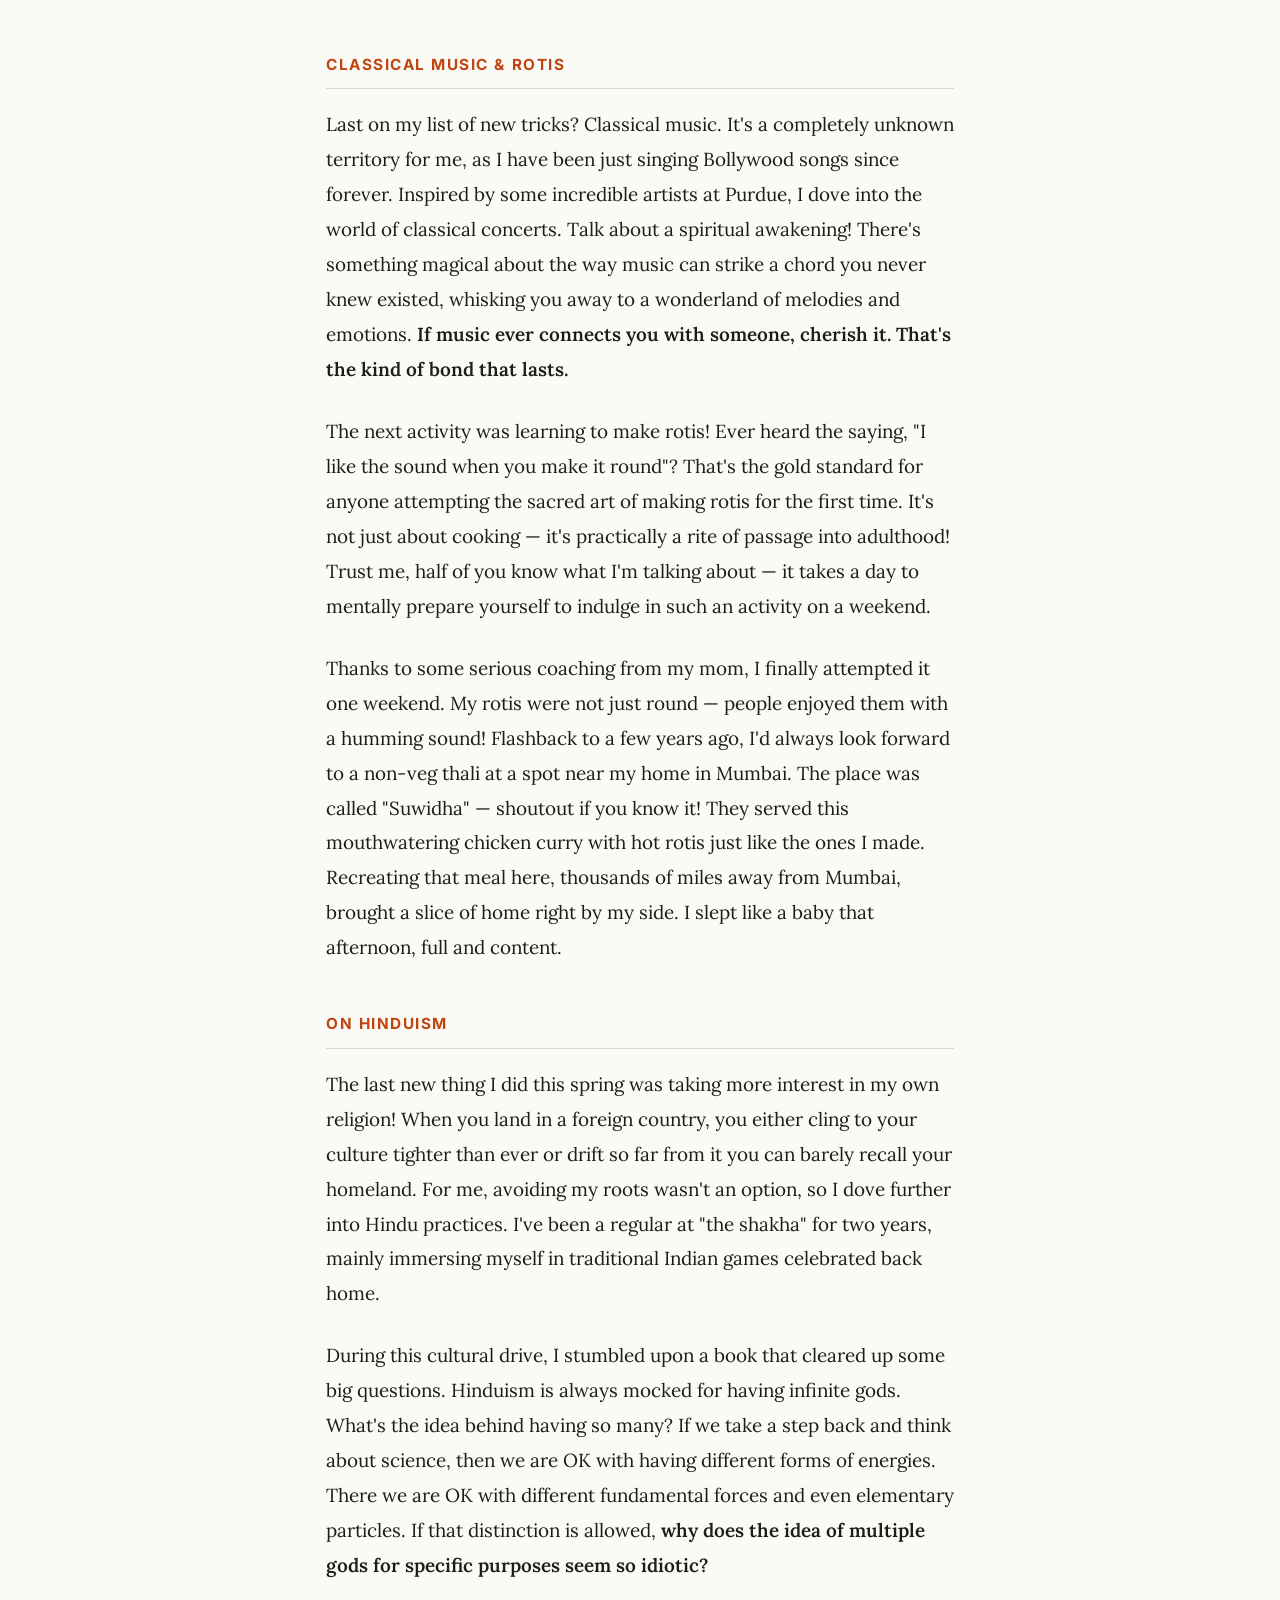
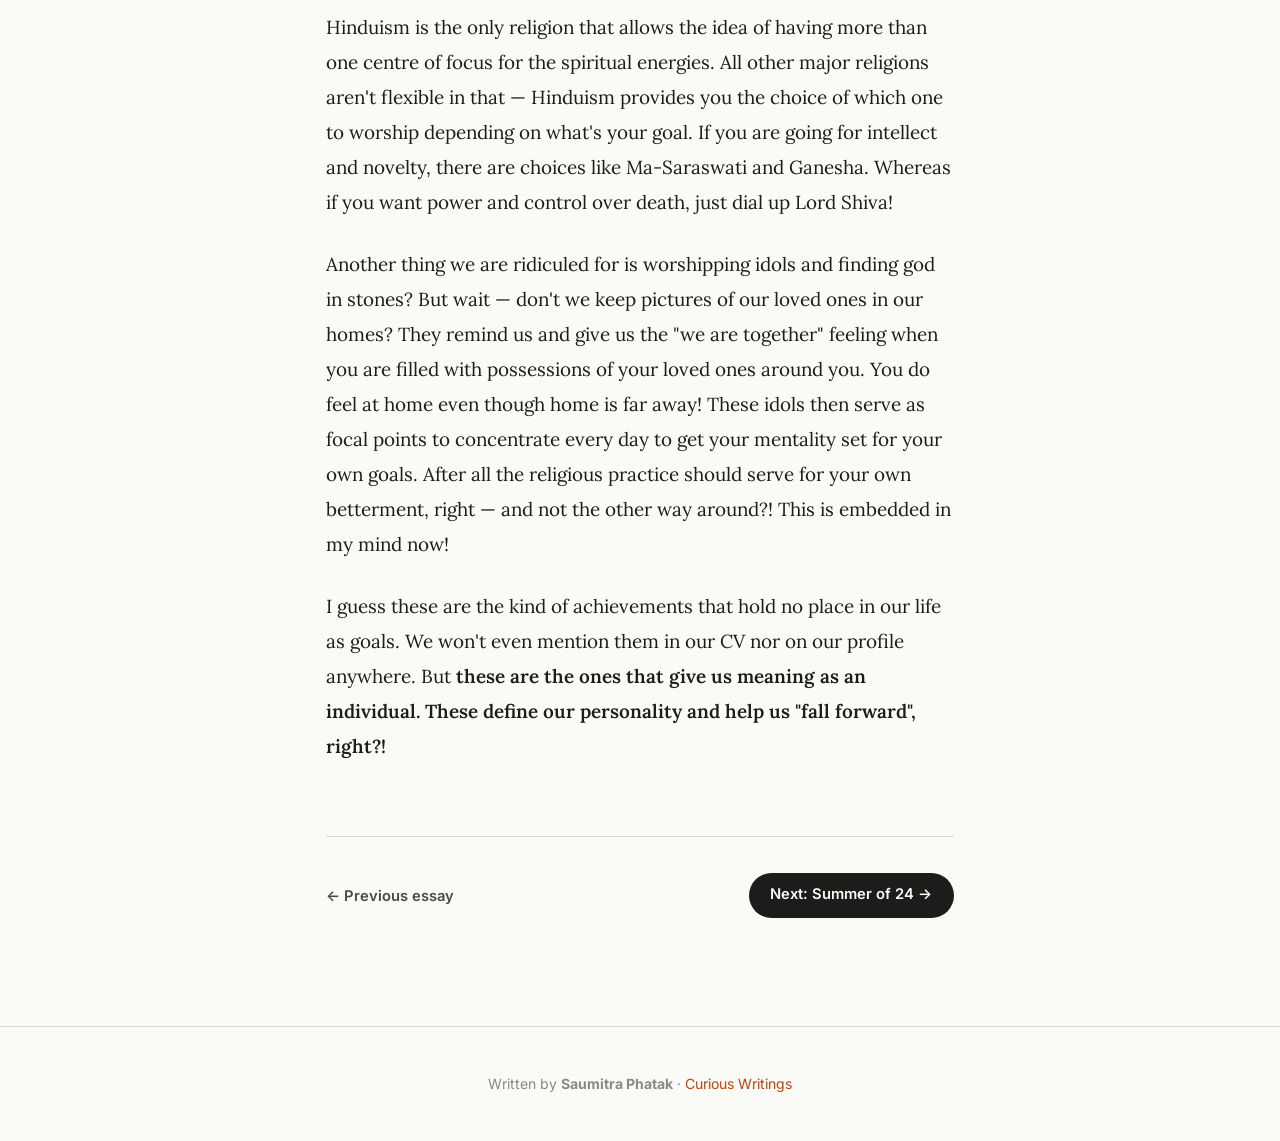
<file: articles/08-achievements.html>
<!DOCTYPE html>
<html lang="en">
<head>
  <meta charset="UTF-8">
  <meta name="viewport" content="width=device-width, initial-scale=1.0">
  <title>Achievements! Who Says They Need to Be Big? — Curious Writings</title>
  <meta name="description" content="Chess rating 2000. Driver's license at 27. A school crush who finally confessed. Learning to make rotis. The personal milestones that never go on a CV but define you completely. Essay #8 by Saumitra Phatak.">
  <meta name="author" content="Saumitra Phatak">
  <link rel="canonical" href="https://saumitraphatak.github.io/curious-writings/articles/08-achievements.html">
  <meta property="og:type" content="article">
  <meta property="og:title" content="Achievements! Who Says They Need to Be Big? — Curious Writings">
  <meta property="og:description" content="Chess rating 2000, driver's license at 27, learning to make rotis — the achievements that never go on a CV but define you completely.">
  <meta property="og:url" content="https://saumitraphatak.github.io/curious-writings/articles/08-achievements.html">
  <meta property="og:site_name" content="Curious Writings">
  <meta name="twitter:card" content="summary">
  <meta name="twitter:title" content="Achievements! Who Says They Need to Be Big?">
  <meta name="twitter:description" content="Chess rating 2000, driver's license at 27, learning to make rotis — the achievements that never go on a CV but define you completely.">
  <script type="application/ld+json">{"@context":"https://schema.org","@type":"BlogPosting","headline":"Achievements! Who Says They Need to Be Big?","description":"Chess rating 2000, driver's license at 27, learning to make rotis — the achievements that never go on a CV but define you completely.","author":{"@type":"Person","name":"Saumitra Phatak","url":"https://www.curious96.com"},"url":"https://saumitraphatak.github.io/curious-writings/articles/08-achievements.html","datePublished":"2024-03-01","publisher":{"@type":"Person","name":"Saumitra Phatak"}}</script>
  <link rel="stylesheet" href="../css/styles.css">
</head>
<body>
<header class="site-header">
  <div class="inner">
    <a href="../curious-writings.html" class="site-logo">Curious <span>Writings</span></a>
    <nav class="site-nav"><a href="../curious-writings.html">← All Essays</a></nav>
  </div>
</header>
<main>
  <article class="article-page">
    <header class="article-page-header">
      <a href="../curious-writings.html" class="article-back">← Back to all essays</a>
      <div class="article-page-meta">
        <span class="category-tag cat-growth">Personal Growth</span>
        <span class="read-time">⏱ 6 min read</span>
        <span class="read-time">Spring 2024 · Essay #08</span>
      </div>
      <h1>Achievements! Who Says They Need to Be Big?</h1>
      <p class="article-lede">Have you ever noticed how even the tiniest victories can get us excited?</p>
      <hr class="article-divider">
    </header>

    <div class="article-body">
      <p>Have you ever noticed how even the tiniest victories can get us excited? Take me, for instance. My humble mission for 2023 was to crack a chess rating of 2000 online. I hit the mark in January 2024 — just a month late from my original target! Completely unexpected! I was so thrilled that night, I couldn't sleep. It's so stupid that a random number gives you so much excitement and self-validation. I was telling this to my friends, some who don't even care about chess. I first explained them what it is, built up an unnecessary cache in their mind and then told them about this milestone. Because <strong>what's the point of personal goals if you can't make a big deal out of them with your people, right?</strong></p>

      <p>But wait, there's more — a childhood dream turned reality! Remember those school crushes that most of us never heard from again? Well, I got lucky. My crush from way back confessed she had the hots for me too, back in the day. I was over the moon! I bragged to my boys for an entire hour that evening. Who would have thought a third-year PhD student could still get giddy over schoolyard romances? That's the power of nostalgia — it comes in jolts and gets you electrified for a day!</p>

      <p>And in the spirit of ticking off long overdue tasks, I finally got my driver's licence in the US. Big deal, right? People get those at 16 here. Haha but no, I don't think that argument is valid. <strong>"WHO" defines what you can get happy about at a specific age?!</strong> That licence meant the world to me, especially with my parents visiting this summer. I was so relieved and content with it that I just took the weekend off. Job people won't appreciate this with their "work-life" balanced but PhDs definitely know how difficult it is to take one completely off!</p>

      <h2>Classical music & rotis</h2>

      <p>Last on my list of new tricks? Classical music. It's a completely unknown territory for me, as I have been just singing Bollywood songs since forever. Inspired by some incredible artists at Purdue, I dove into the world of classical concerts. Talk about a spiritual awakening! There's something magical about the way music can strike a chord you never knew existed, whisking you away to a wonderland of melodies and emotions. <strong>If music ever connects you with someone, cherish it. That's the kind of bond that lasts.</strong></p>

      <p>The next activity was learning to make rotis! Ever heard the saying, "I like the sound when you make it round"? That's the gold standard for anyone attempting the sacred art of making rotis for the first time. It's not just about cooking — it's practically a rite of passage into adulthood! Trust me, half of you know what I'm talking about — it takes a day to mentally prepare yourself to indulge in such an activity on a weekend.</p>

      <p>Thanks to some serious coaching from my mom, I finally attempted it one weekend. My rotis were not just round — people enjoyed them with a humming sound! Flashback to a few years ago, I'd always look forward to a non-veg thali at a spot near my home in Mumbai. The place was called "Suwidha" — shoutout if you know it! They served this mouthwatering chicken curry with hot rotis just like the ones I made. Recreating that meal here, thousands of miles away from Mumbai, brought a slice of home right by my side. I slept like a baby that afternoon, full and content.</p>

      <h2>On Hinduism</h2>

      <p>The last new thing I did this spring was taking more interest in my own religion! When you land in a foreign country, you either cling to your culture tighter than ever or drift so far from it you can barely recall your homeland. For me, avoiding my roots wasn't an option, so I dove further into Hindu practices. I've been a regular at "the shakha" for two years, mainly immersing myself in traditional Indian games celebrated back home.</p>

      <p>During this cultural drive, I stumbled upon a book that cleared up some big questions. Hinduism is always mocked for having infinite gods. What's the idea behind having so many? If we take a step back and think about science, then we are OK with having different forms of energies. There we are OK with different fundamental forces and even elementary particles. If that distinction is allowed, <strong>why does the idea of multiple gods for specific purposes seem so idiotic?</strong></p>

      <p>Hinduism is the only religion that allows the idea of having more than one centre of focus for the spiritual energies. All other major religions aren't flexible in that — Hinduism provides you the choice of which one to worship depending on what's your goal. If you are going for intellect and novelty, there are choices like Ma-Saraswati and Ganesha. Whereas if you want power and control over death, just dial up Lord Shiva!</p>

      <p>Another thing we are ridiculed for is worshipping idols and finding god in stones? But wait — don't we keep pictures of our loved ones in our homes? They remind us and give us the "we are together" feeling when you are filled with possessions of your loved ones around you. You do feel at home even though home is far away! These idols then serve as focal points to concentrate every day to get your mentality set for your own goals. After all the religious practice should serve for your own betterment, right — and not the other way around?! This is embedded in my mind now!</p>

      <p>I guess these are the kind of achievements that hold no place in our life as goals. We won't even mention them in our CV nor on our profile anywhere. But <strong>these are the ones that give us meaning as an individual. These define our personality and help us "fall forward", right?!</strong></p>
    </div>

    <footer class="article-footer">
      <div class="article-footer-nav">
        <a href="07-summer-2023.html">← Previous essay</a>
      </div>
      <a href="09-summer-2024.html" class="back-to-all">Next: Summer of 24 →</a>
    </footer>
  </article>
</main>
<footer class="site-footer">
  <p>Written by <strong>Saumitra Phatak</strong> · <a href="../curious-writings.html">Curious Writings</a></p>
</footer>
<script src="../js/listen.js"></script>
</body>
</html>
</file>
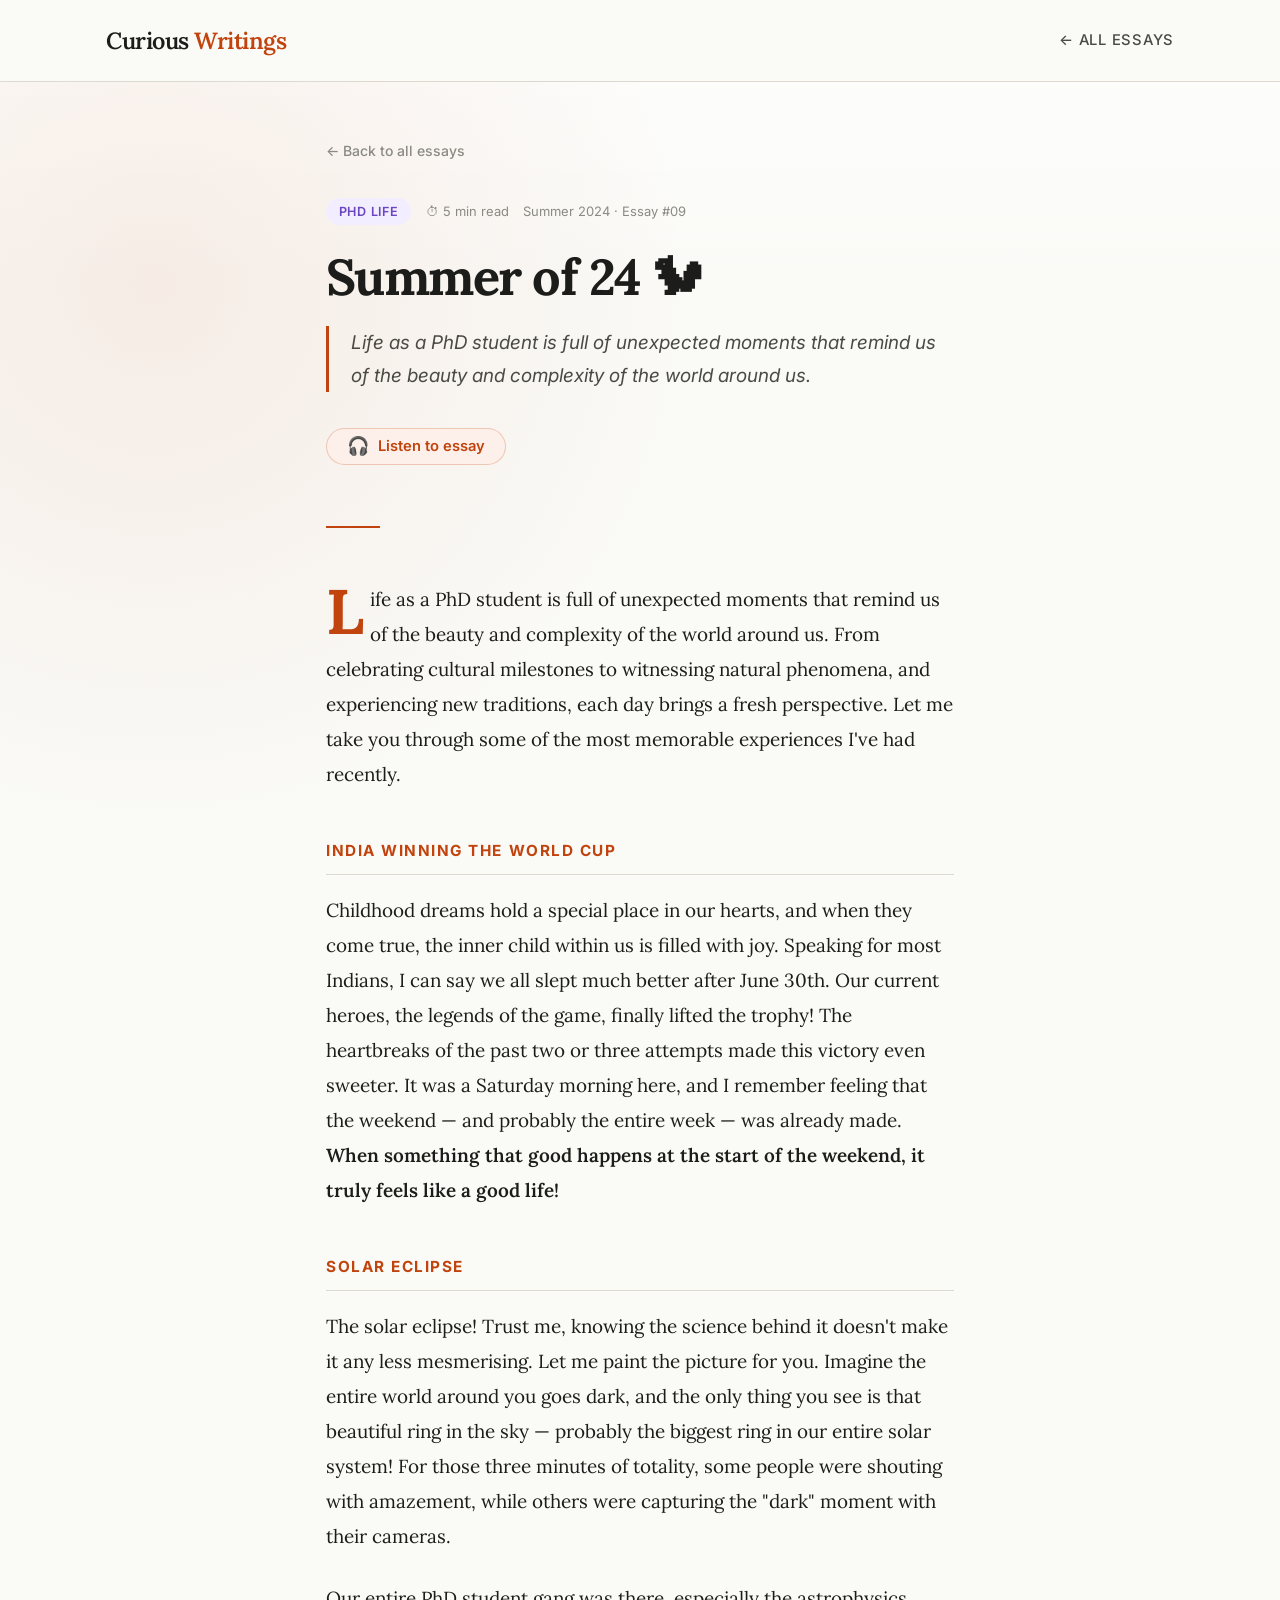
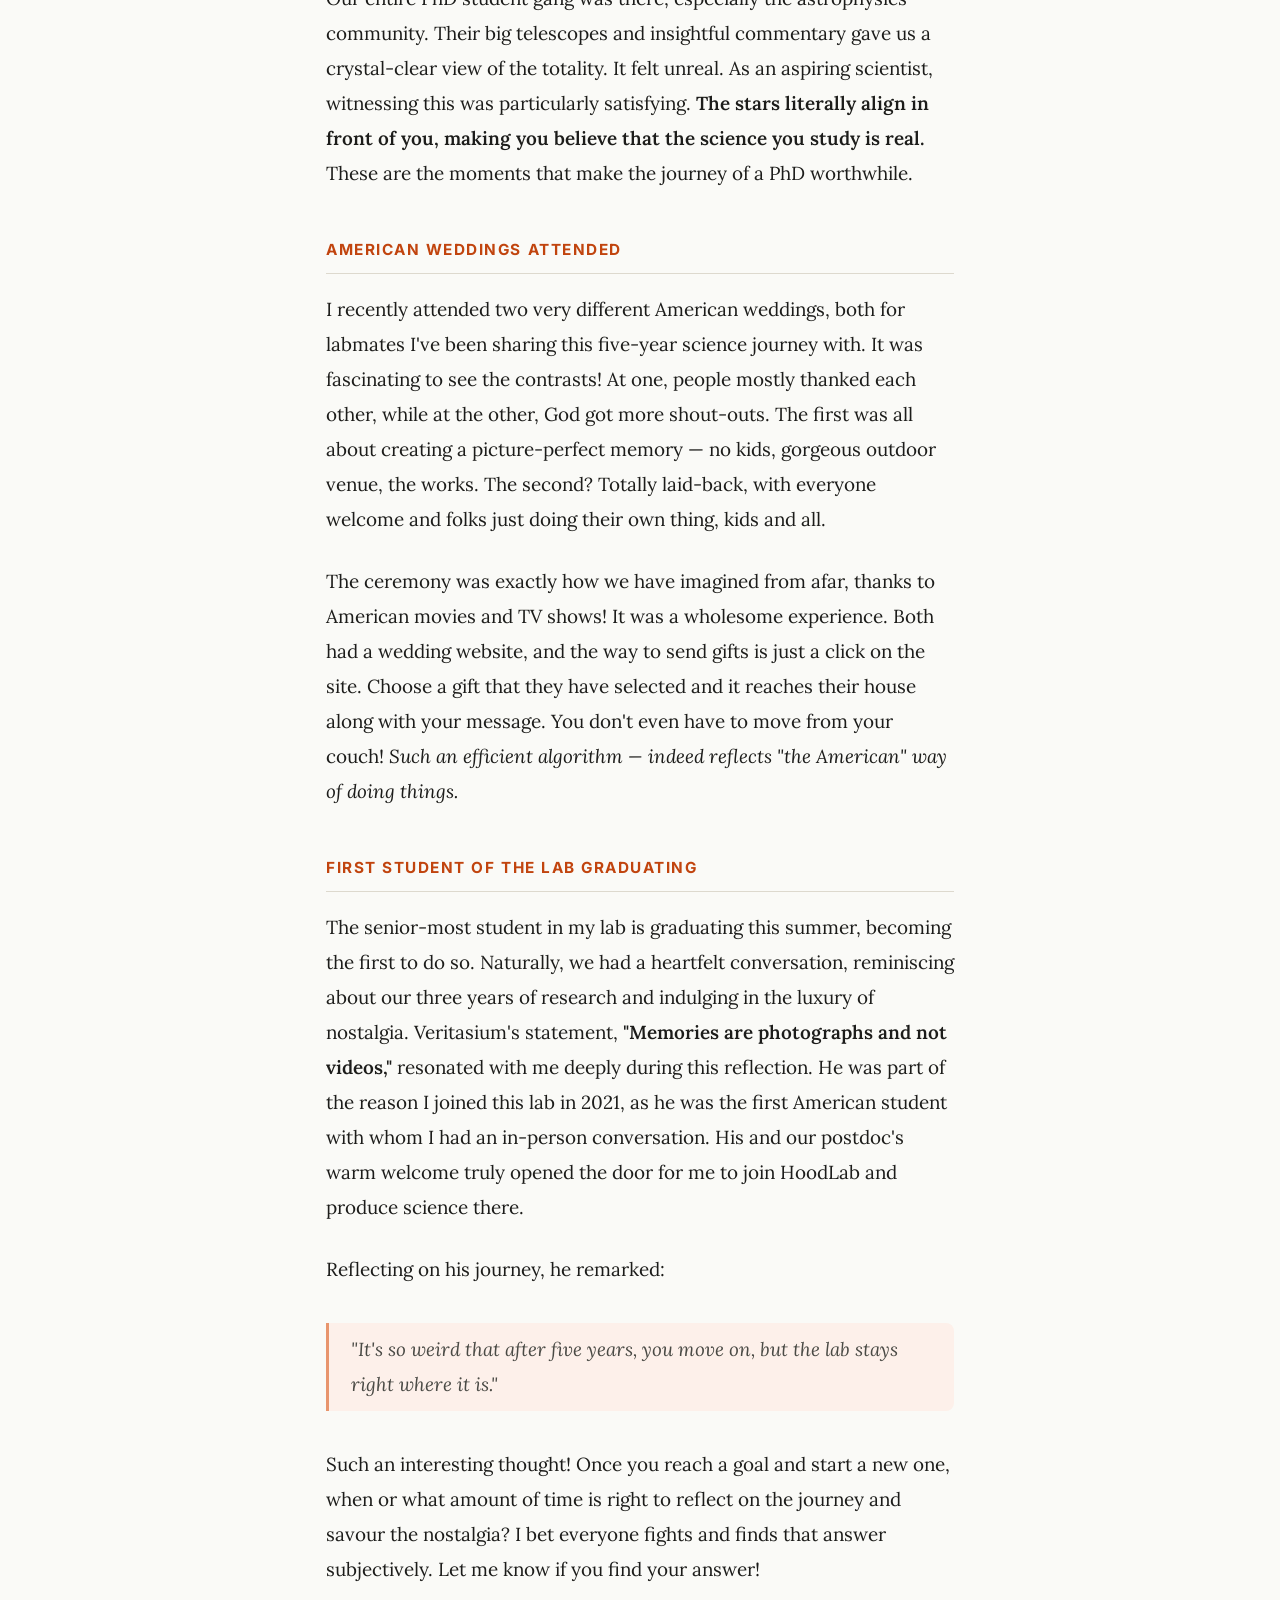
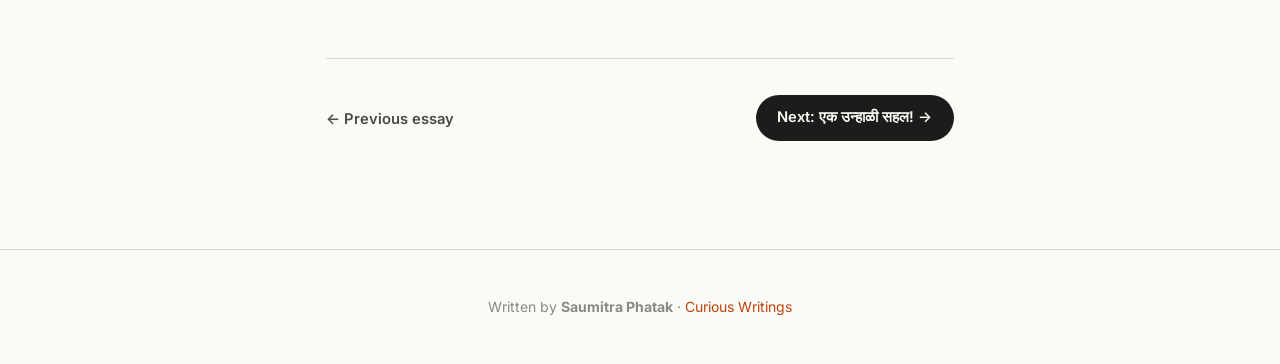
<file: articles/09-summer-2024.html>
<!DOCTYPE html>
<html lang="en">
<head>
  <meta charset="UTF-8">
  <meta name="viewport" content="width=device-width, initial-scale=1.0">
  <title>Summer of 24 — Curious Writings</title>
  <meta name="description" content="India winning the Cricket World Cup on a Saturday morning. Experiencing solar eclipse totality as the entire world went dark. Two American weddings. A labmate graduating and leaving the lab forever. Essay #9 by Saumitra Phatak.">
  <meta name="author" content="Saumitra Phatak">
  <link rel="canonical" href="https://saumitraphatak.github.io/curious-writings/articles/09-summer-2024.html">
  <meta property="og:type" content="article">
  <meta property="og:title" content="Summer of 24 — Curious Writings">
  <meta property="og:description" content="India winning the World Cup, three minutes of solar totality, two American weddings, and a labmate's words: 'it's weird that after five years, you move on but the lab stays.'">
  <meta property="og:url" content="https://saumitraphatak.github.io/curious-writings/articles/09-summer-2024.html">
  <meta property="og:site_name" content="Curious Writings">
  <meta name="twitter:card" content="summary">
  <meta name="twitter:title" content="Summer of 24">
  <meta name="twitter:description" content="India winning the World Cup, three minutes of solar totality, two American weddings, and a labmate's words: 'it's weird that after five years, you move on but the lab stays.'">
  <script type="application/ld+json">{"@context":"https://schema.org","@type":"BlogPosting","headline":"Summer of 24","description":"India winning the World Cup, three minutes of solar totality, two American weddings, and a labmate's words: 'it's weird that after five years, you move on but the lab stays.'","author":{"@type":"Person","name":"Saumitra Phatak","url":"https://www.curious96.com"},"url":"https://saumitraphatak.github.io/curious-writings/articles/09-summer-2024.html","datePublished":"2024-06-01","publisher":{"@type":"Person","name":"Saumitra Phatak"}}</script>
  <link rel="stylesheet" href="../css/styles.css">
</head>
<body>
<header class="site-header">
  <div class="inner">
    <a href="../curious-writings.html" class="site-logo">Curious <span>Writings</span></a>
    <nav class="site-nav"><a href="../curious-writings.html">← All Essays</a></nav>
  </div>
</header>
<main>
  <article class="article-page">
    <header class="article-page-header">
      <a href="../curious-writings.html" class="article-back">← Back to all essays</a>
      <div class="article-page-meta">
        <span class="category-tag cat-phd">PhD Life</span>
        <span class="read-time">⏱ 5 min read</span>
        <span class="read-time">Summer 2024 · Essay #09</span>
      </div>
      <h1>Summer of 24 🐿</h1>
      <p class="article-lede">Life as a PhD student is full of unexpected moments that remind us of the beauty and complexity of the world around us.</p>
      <hr class="article-divider">
    </header>

    <div class="article-body">
      <p>Life as a PhD student is full of unexpected moments that remind us of the beauty and complexity of the world around us. From celebrating cultural milestones to witnessing natural phenomena, and experiencing new traditions, each day brings a fresh perspective. Let me take you through some of the most memorable experiences I've had recently.</p>

      <h2>India winning the World Cup</h2>

      <p>Childhood dreams hold a special place in our hearts, and when they come true, the inner child within us is filled with joy. Speaking for most Indians, I can say we all slept much better after June 30th. Our current heroes, the legends of the game, finally lifted the trophy! The heartbreaks of the past two or three attempts made this victory even sweeter. It was a Saturday morning here, and I remember feeling that the weekend — and probably the entire week — was already made. <strong>When something that good happens at the start of the weekend, it truly feels like a good life!</strong></p>

      <h2>Solar eclipse</h2>

      <p>The solar eclipse! Trust me, knowing the science behind it doesn't make it any less mesmerising. Let me paint the picture for you. Imagine the entire world around you goes dark, and the only thing you see is that beautiful ring in the sky — probably the biggest ring in our entire solar system! For those three minutes of totality, some people were shouting with amazement, while others were capturing the "dark" moment with their cameras.</p>

      <p>Our entire PhD student gang was there, especially the astrophysics community. Their big telescopes and insightful commentary gave us a crystal-clear view of the totality. It felt unreal. As an aspiring scientist, witnessing this was particularly satisfying. <strong>The stars literally align in front of you, making you believe that the science you study is real.</strong> These are the moments that make the journey of a PhD worthwhile.</p>

      <h2>American weddings attended</h2>

      <p>I recently attended two very different American weddings, both for labmates I've been sharing this five-year science journey with. It was fascinating to see the contrasts! At one, people mostly thanked each other, while at the other, God got more shout-outs. The first was all about creating a picture-perfect memory — no kids, gorgeous outdoor venue, the works. The second? Totally laid-back, with everyone welcome and folks just doing their own thing, kids and all.</p>

      <p>The ceremony was exactly how we have imagined from afar, thanks to American movies and TV shows! It was a wholesome experience. Both had a wedding website, and the way to send gifts is just a click on the site. Choose a gift that they have selected and it reaches their house along with your message. You don't even have to move from your couch! <em>Such an efficient algorithm — indeed reflects "the American" way of doing things.</em></p>

      <h2>First student of the lab graduating</h2>

      <p>The senior-most student in my lab is graduating this summer, becoming the first to do so. Naturally, we had a heartfelt conversation, reminiscing about our three years of research and indulging in the luxury of nostalgia. Veritasium's statement, <strong>"Memories are photographs and not videos,"</strong> resonated with me deeply during this reflection. He was part of the reason I joined this lab in 2021, as he was the first American student with whom I had an in-person conversation. His and our postdoc's warm welcome truly opened the door for me to join HoodLab and produce science there.</p>

      <p>Reflecting on his journey, he remarked:</p>

      <blockquote>"It's so weird that after five years, you move on, but the lab stays right where it is."</blockquote>

      <p>Such an interesting thought! Once you reach a goal and start a new one, when or what amount of time is right to reflect on the journey and savour the nostalgia? I bet everyone fights and finds that answer subjectively. Let me know if you find your answer!</p>
    </div>

    <footer class="article-footer">
      <div class="article-footer-nav">
        <a href="08-achievements.html">← Previous essay</a>
      </div>
      <a href="10-ek-unhali-sahal.html" class="back-to-all">Next: एक उन्हाळी सहल! →</a>
    </footer>
  </article>
</main>
<footer class="site-footer">
  <p>Written by <strong>Saumitra Phatak</strong> · <a href="../curious-writings.html">Curious Writings</a></p>
</footer>
<script src="../js/listen.js"></script>
</body>
</html>
</file>
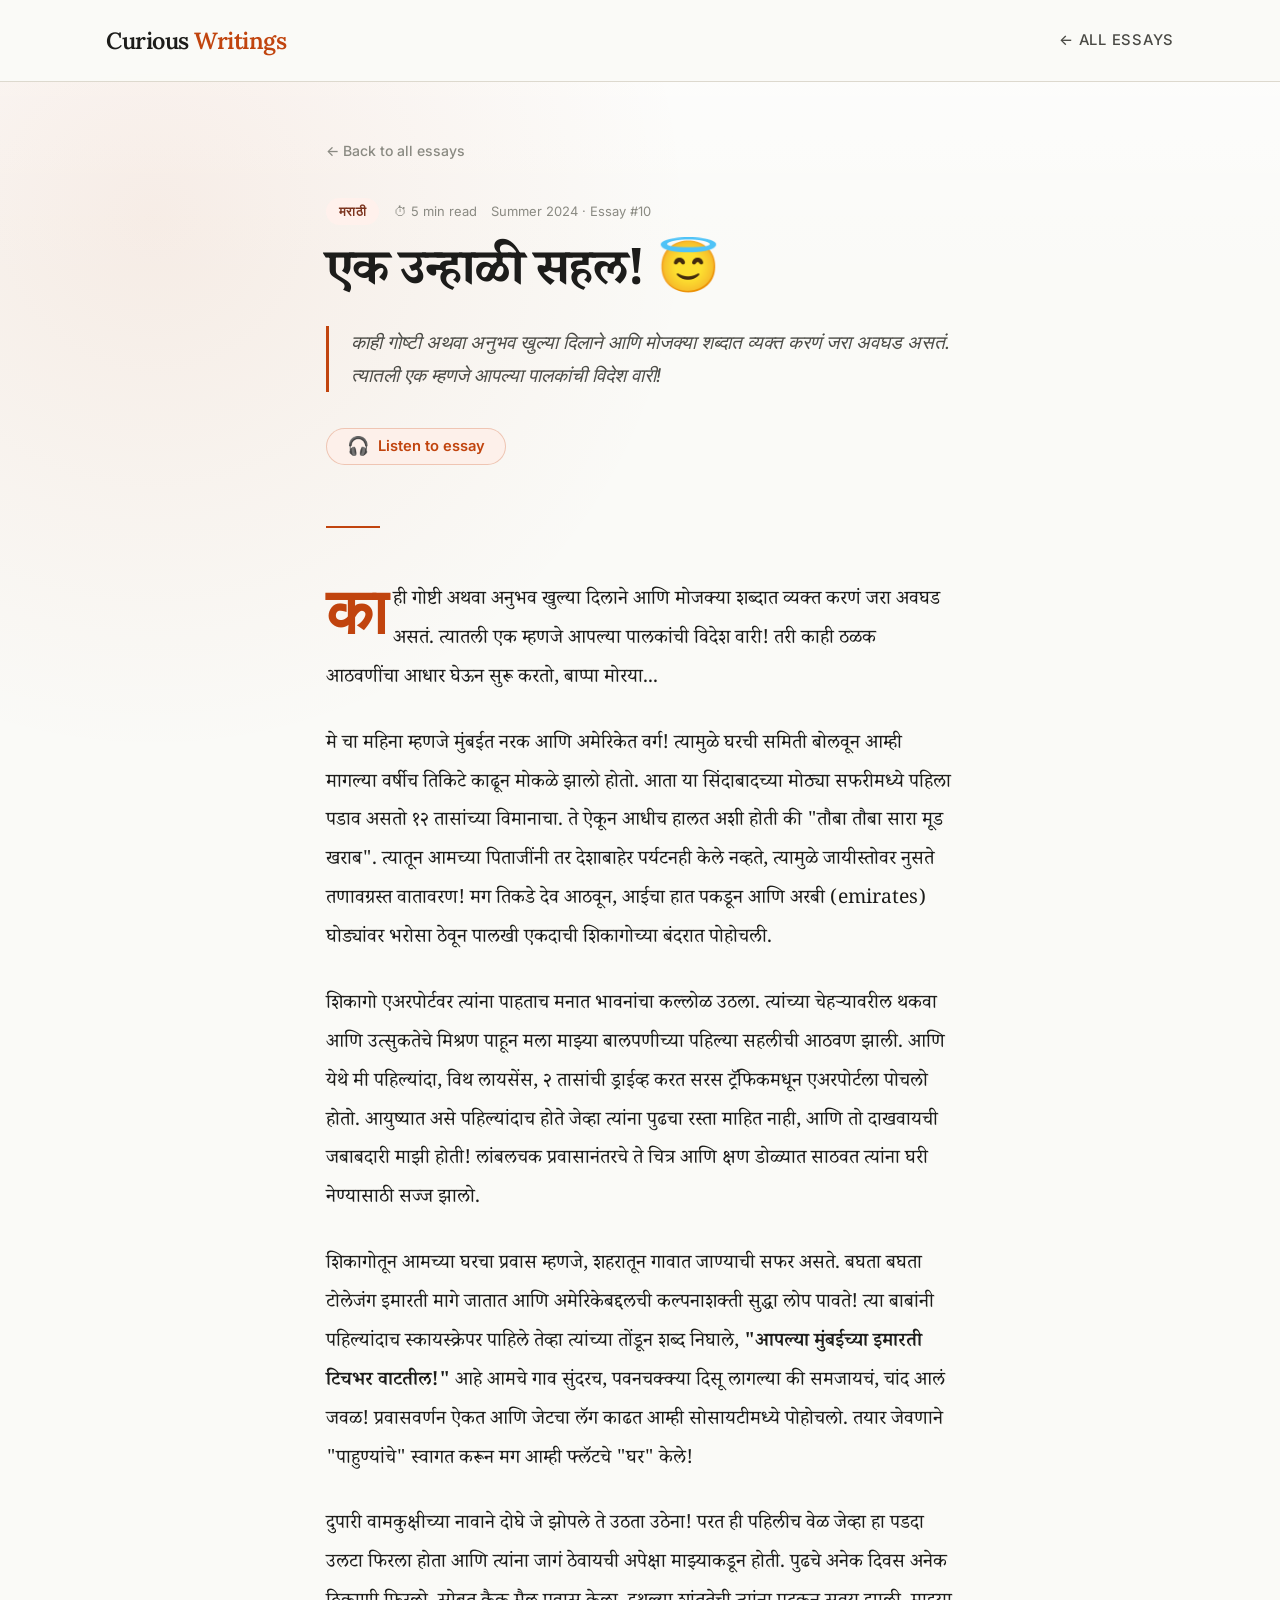
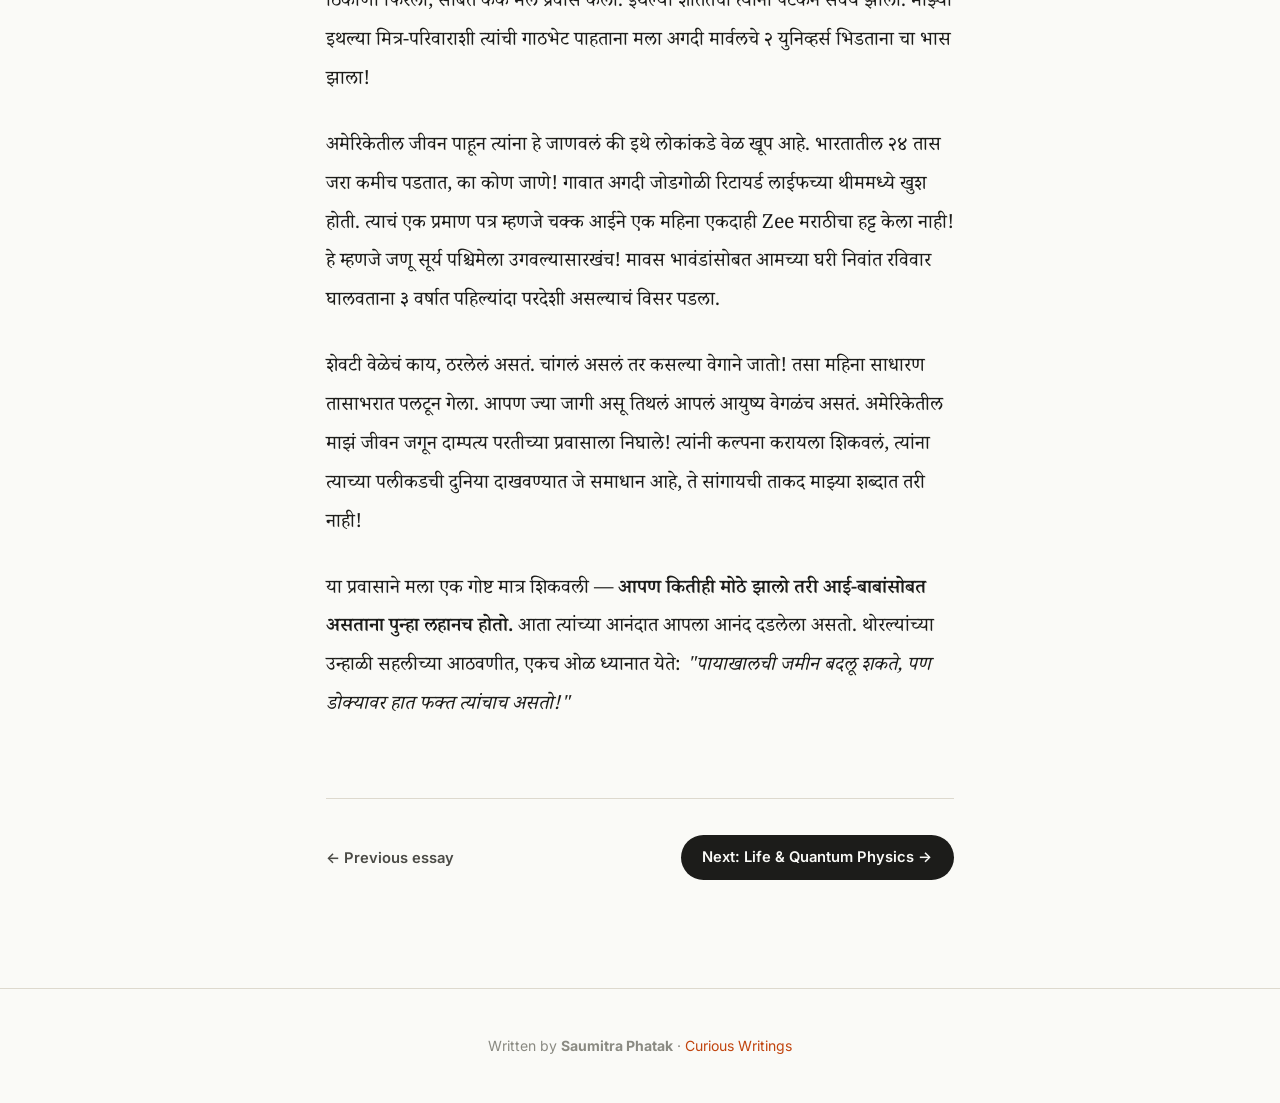
<file: articles/10-ek-unhali-sahal.html>
<!DOCTYPE html>
<html lang="mr">
<head>
  <meta charset="UTF-8">
  <meta name="viewport" content="width=device-width, initial-scale=1.0">
  <title>एक उन्हाळी सहल! — Curious Writings</title>
  <meta name="description" content="आई-बाबांची पहिली अमेरिका वारी. शिकागो एअरपोर्टवर भावनांचा कल्लोळ. दोन विश्वं एकत्र आली. सौमित्र फाटक यांचा मराठी निबंध #10.">
  <meta name="author" content="Saumitra Phatak">
  <link rel="canonical" href="https://saumitraphatak.github.io/curious-writings/articles/10-ek-unhali-sahal.html">
  <meta property="og:type" content="article">
  <meta property="og:title" content="एक उन्हाळी सहल! — Curious Writings">
  <meta property="og:description" content="Mom and Dad's first trip to the US — picking them up from Chicago airport with a licence in hand, two worlds colliding, and the joy of showing them your life abroad.">
  <meta property="og:url" content="https://saumitraphatak.github.io/curious-writings/articles/10-ek-unhali-sahal.html">
  <meta property="og:site_name" content="Curious Writings">
  <meta name="twitter:card" content="summary">
  <meta name="twitter:title" content="एक उन्हाळी सहल!">
  <meta name="twitter:description" content="Mom and Dad's first trip to the US — picking them up from Chicago airport with a licence in hand, two worlds colliding, and the joy of showing them your life abroad.">
  <script type="application/ld+json">{"@context":"https://schema.org","@type":"BlogPosting","headline":"एक उन्हाळी सहल!","description":"Mom and Dad's first trip to the US — picking them up from Chicago airport with a licence in hand, two worlds colliding, and the joy of showing them your life abroad.","author":{"@type":"Person","name":"Saumitra Phatak","url":"https://www.curious96.com"},"url":"https://saumitraphatak.github.io/curious-writings/articles/10-ek-unhali-sahal.html","datePublished":"2024-07-01","publisher":{"@type":"Person","name":"Saumitra Phatak"}}</script>
  <link rel="stylesheet" href="../css/styles.css">
</head>
<body>
<header class="site-header">
  <div class="inner">
    <a href="../curious-writings.html" class="site-logo">Curious <span>Writings</span></a>
    <nav class="site-nav"><a href="../curious-writings.html">← All Essays</a></nav>
  </div>
</header>
<main>
  <article class="article-page">
    <header class="article-page-header">
      <a href="../curious-writings.html" class="article-back">← Back to all essays</a>
      <div class="article-page-meta">
        <span class="category-tag cat-marathi">मराठी</span>
        <span class="read-time">⏱ 5 min read</span>
        <span class="read-time">Summer 2024 · Essay #10</span>
      </div>
      <h1 class="devanagari">एक उन्हाळी सहल! 😇</h1>
      <p class="article-lede">काही गोष्टी अथवा अनुभव खुल्या दिलाने आणि मोजक्या शब्दात व्यक्त करणं जरा अवघड असतं. त्यातली एक म्हणजे आपल्या पालकांची विदेश वारी!</p>
      <hr class="article-divider">
    </header>

    <div class="article-body devanagari">
      <p>काही गोष्टी अथवा अनुभव खुल्या दिलाने आणि मोजक्या शब्दात व्यक्त करणं जरा अवघड असतं. त्यातली एक म्हणजे आपल्या पालकांची विदेश वारी! तरी काही ठळक आठवणींचा आधार घेऊन सुरू करतो, बाप्पा मोरया...</p>

      <p>मे चा महिना म्हणजे मुंबईत नरक आणि अमेरिकेत वर्ग! त्यामुळे घरची समिती बोलवून आम्ही मागल्या वर्षीच तिकिटे काढून मोकळे झालो होतो. आता या सिंदाबादच्या मोठ्या सफरीमध्ये पहिला पडाव असतो १२ तासांच्या विमानाचा. ते ऐकून आधीच हालत अशी होती की "तौबा तौबा सारा मूड खराब". त्यातून आमच्या पिताजींनी तर देशाबाहेर पर्यटनही केले नव्हते, त्यामुळे जायीस्तोवर नुसते तणावग्रस्त वातावरण! मग तिकडे देव आठवून, आईचा हात पकडून आणि अरबी (emirates) घोड्यांवर भरोसा ठेवून पालखी एकदाची शिकागोच्या बंदरात पोहोचली.</p>

      <p>शिकागो एअरपोर्टवर त्यांना पाहताच मनात भावनांचा कल्लोळ उठला. त्यांच्या चेहऱ्यावरील थकवा आणि उत्सुकतेचे मिश्रण पाहून मला माझ्या बालपणीच्या पहिल्या सहलीची आठवण झाली. आणि येथे मी पहिल्यांदा, विथ लायसेंस, २ तासांची ड्राईव्ह करत सरस ट्रॅफिकमधून एअरपोर्टला पोचलो होतो. आयुष्यात असे पहिल्यांदाच होते जेव्हा त्यांना पुढचा रस्ता माहित नाही, आणि तो दाखवायची जबाबदारी माझी होती! लांबलचक प्रवासानंतरचे ते चित्र आणि क्षण डोळ्यात साठवत त्यांना घरी नेण्यासाठी सज्ज झालो.</p>

      <p>शिकागोतून आमच्या घरचा प्रवास म्हणजे, शहरातून गावात जाण्याची सफर असते. बघता बघता टोलेजंग इमारती मागे जातात आणि अमेरिकेबद्दलची कल्पनाशक्ती सुद्धा लोप पावते! त्या बाबांनी पहिल्यांदाच स्कायस्क्रेपर पाहिले तेव्हा त्यांच्या तोंडून शब्द निघाले, <strong>"आपल्या मुंबईच्या इमारती टिचभर वाटतील!"</strong> आहे आमचे गाव सुंदरच, पवनचक्क्या दिसू लागल्या की समजायचं, चांद आलं जवळ! प्रवासवर्णन ऐकत आणि जेटचा लॅग काढत आम्ही सोसायटीमध्ये पोहोचलो. तयार जेवणाने "पाहुण्यांचे" स्वागत करून मग आम्ही फ्लॅटचे "घर" केले!</p>

      <p>दुपारी वामकुक्षीच्या नावाने दोघे जे झोपले ते उठता उठेना! परत ही पहिलीच वेळ जेव्हा हा पडदा उलटा फिरला होता आणि त्यांना जागं ठेवायची अपेक्षा माझ्याकडून होती. पुढचे अनेक दिवस अनेक ठिकाणी फिरलो, सोबत कैक मैल प्रवास केला. इथल्या शांततेची त्यांना पटकन सवय झाली. माझ्या इथल्या मित्र-परिवाराशी त्यांची गाठभेट पाहताना मला अगदी मार्वलचे २ युनिव्हर्स भिडताना चा भास झाला!</p>

      <p>अमेरिकेतील जीवन पाहून त्यांना हे जाणवलं की इथे लोकांकडे वेळ खूप आहे. भारतातील २४ तास जरा कमीच पडतात, का कोण जाणे! गावात अगदी जोडगोळी रिटायर्ड लाईफच्या थीममध्ये खुश होती. त्याचं एक प्रमाण पत्र म्हणजे चक्क आईने एक महिना एकदाही Zee मराठीचा हट्ट केला नाही! हे म्हणजे जणू सूर्य पश्चिमेला उगवल्यासारखंच! मावस भावंडांसोबत आमच्या घरी निवांत रविवार घालवताना ३ वर्षात पहिल्यांदा परदेशी असल्याचं विसर पडला.</p>

      <p>शेवटी वेळेचं काय, ठरलेलं असतं. चांगलं असलं तर कसल्या वेगाने जातो! तसा महिना साधारण तासाभरात पलटून गेला. आपण ज्या जागी असू तिथलं आपलं आयुष्य वेगळंच असतं. अमेरिकेतील माझं जीवन जगून दाम्पत्य परतीच्या प्रवासाला निघाले! त्यांनी कल्पना करायला शिकवलं, त्यांना त्याच्या पलीकडची दुनिया दाखवण्यात जे समाधान आहे, ते सांगायची ताकद माझ्या शब्दात तरी नाही!</p>

      <p>या प्रवासाने मला एक गोष्ट मात्र शिकवली — <strong>आपण कितीही मोठे झालो तरी आई-बाबांसोबत असताना पुन्हा लहानच होतो.</strong> आता त्यांच्या आनंदात आपला आनंद दडलेला असतो. थोरल्यांच्या उन्हाळी सहलीच्या आठवणीत, एकच ओळ ध्यानात येते: <em>"पायाखालची जमीन बदलू शकते, पण डोक्यावर हात फक्त त्यांचाच असतो!"</em></p>
    </div>

    <footer class="article-footer">
      <div class="article-footer-nav">
        <a href="09-summer-2024.html">← Previous essay</a>
      </div>
      <a href="11-life-quantum-physics.html" class="back-to-all">Next: Life & Quantum Physics →</a>
    </footer>
  </article>
</main>
<footer class="site-footer">
  <p>Written by <strong>Saumitra Phatak</strong> · <a href="../curious-writings.html">Curious Writings</a></p>
</footer>
<script src="../js/listen.js"></script>
</body>
</html>
</file>
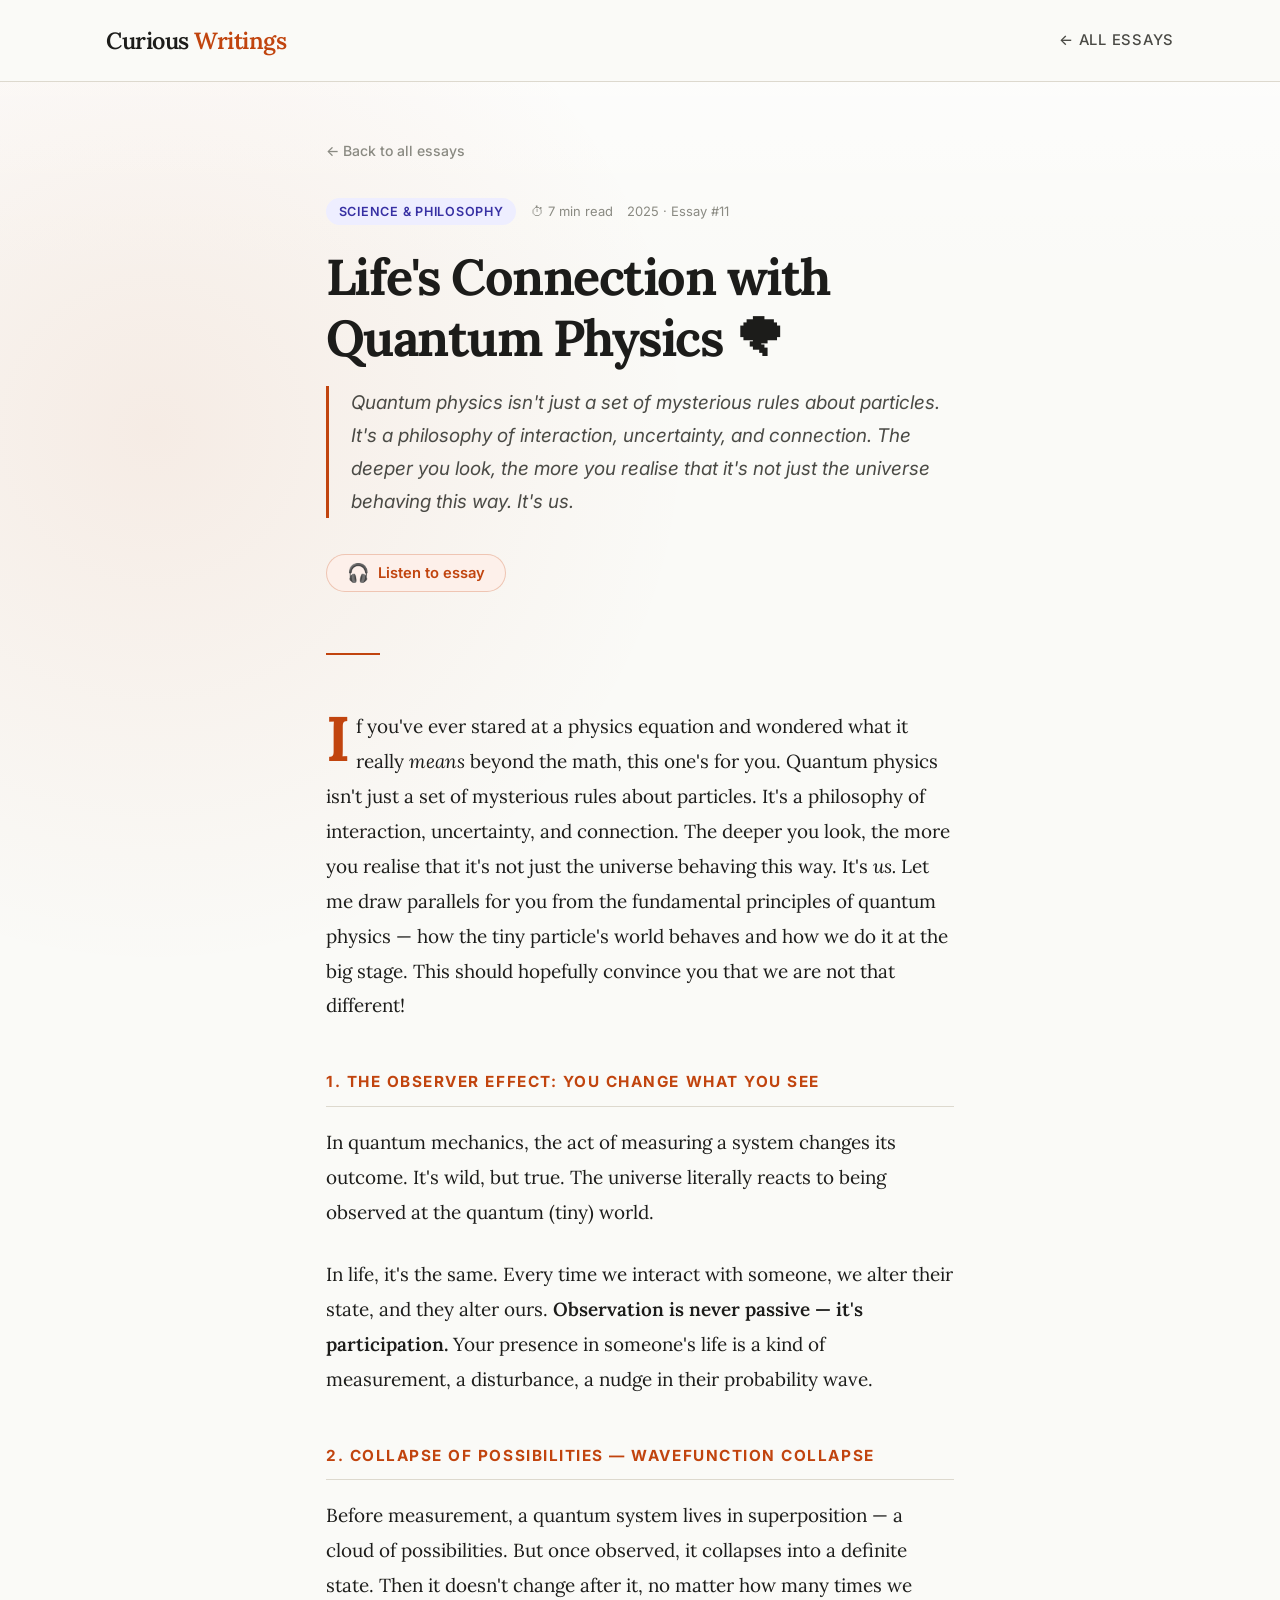
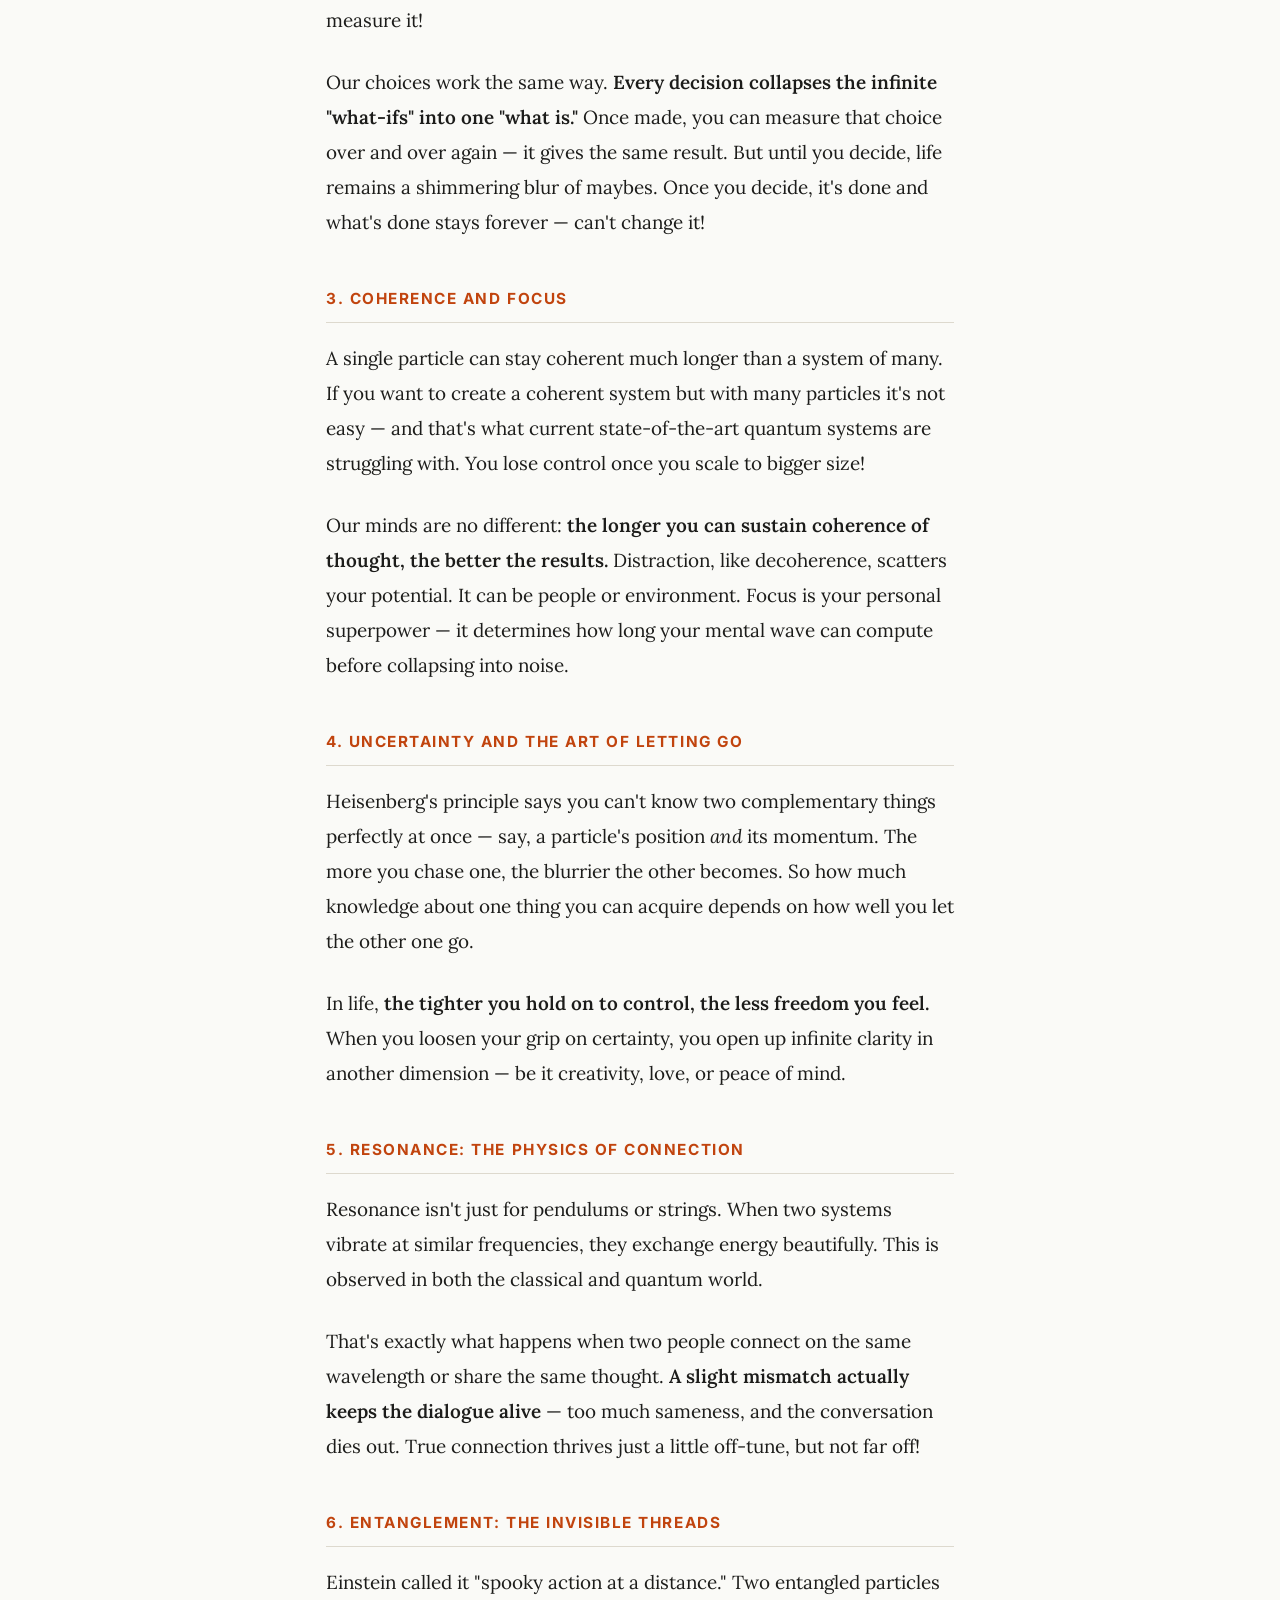
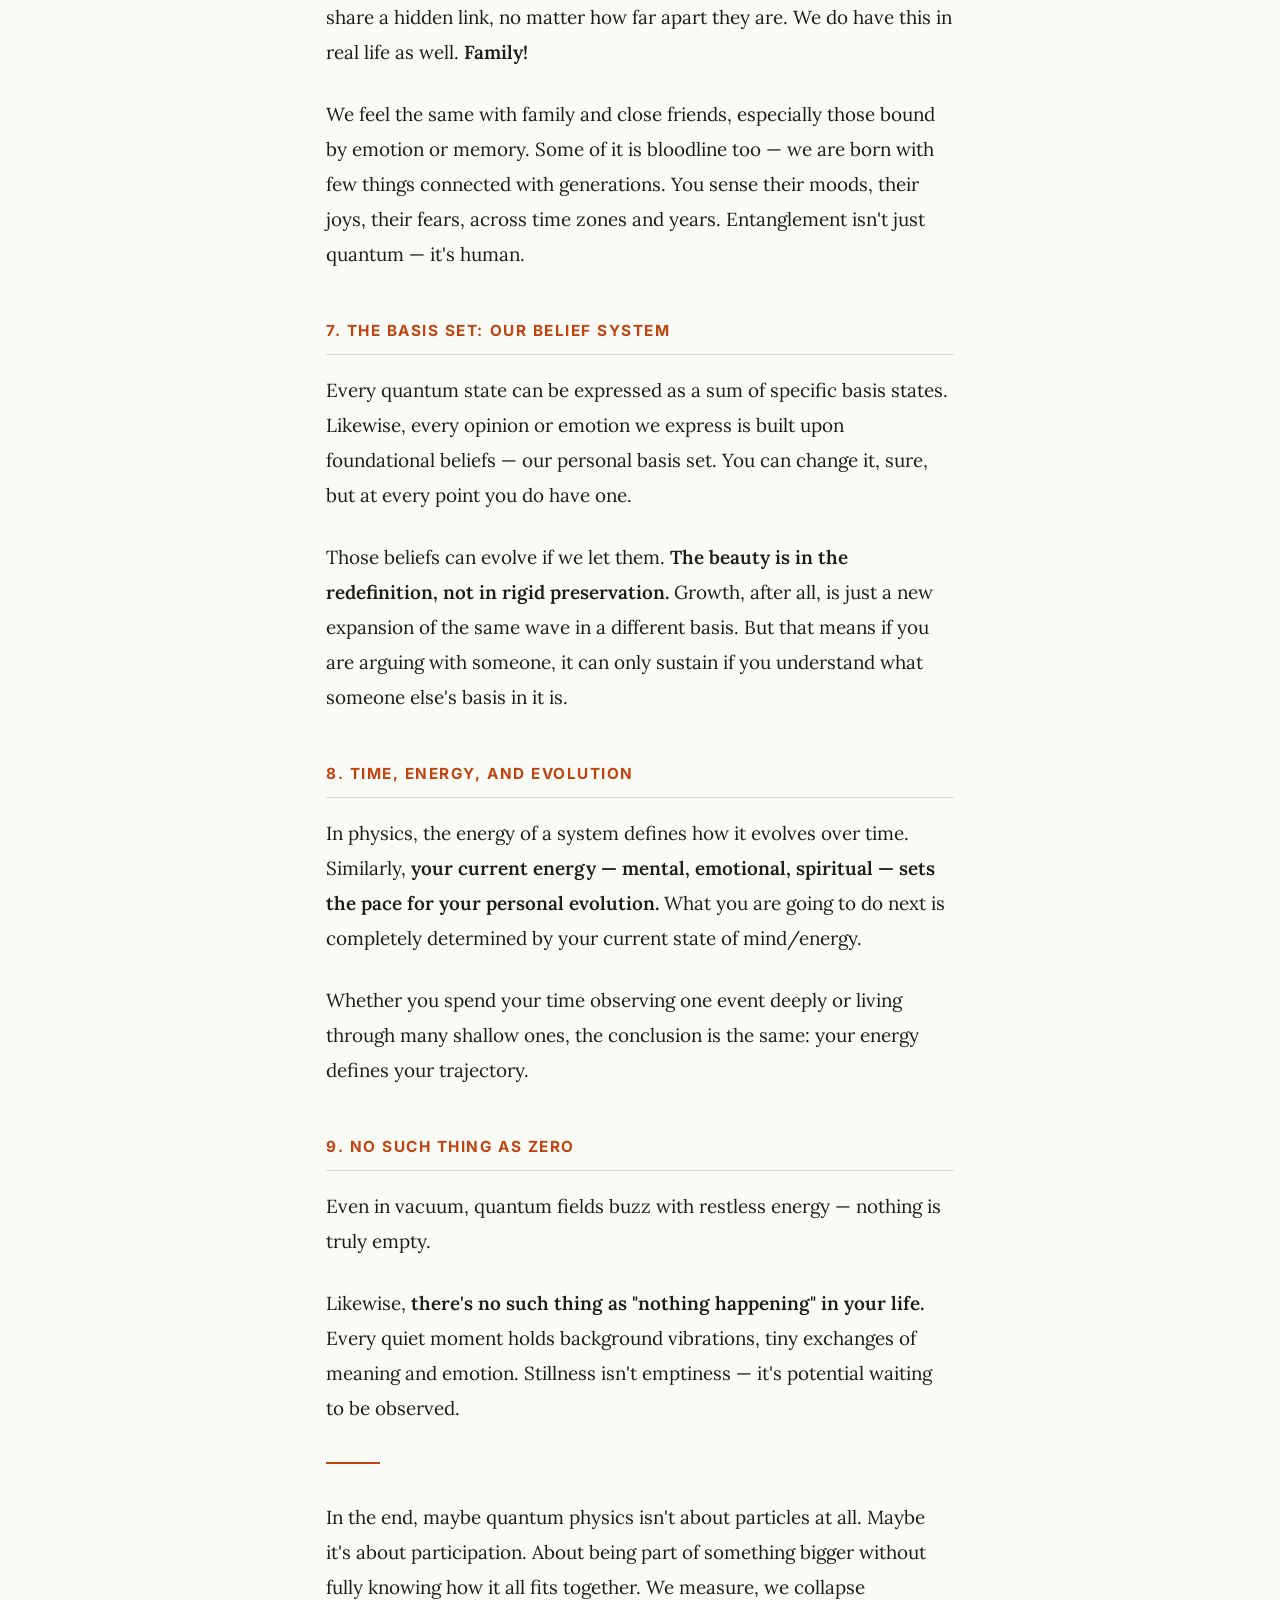
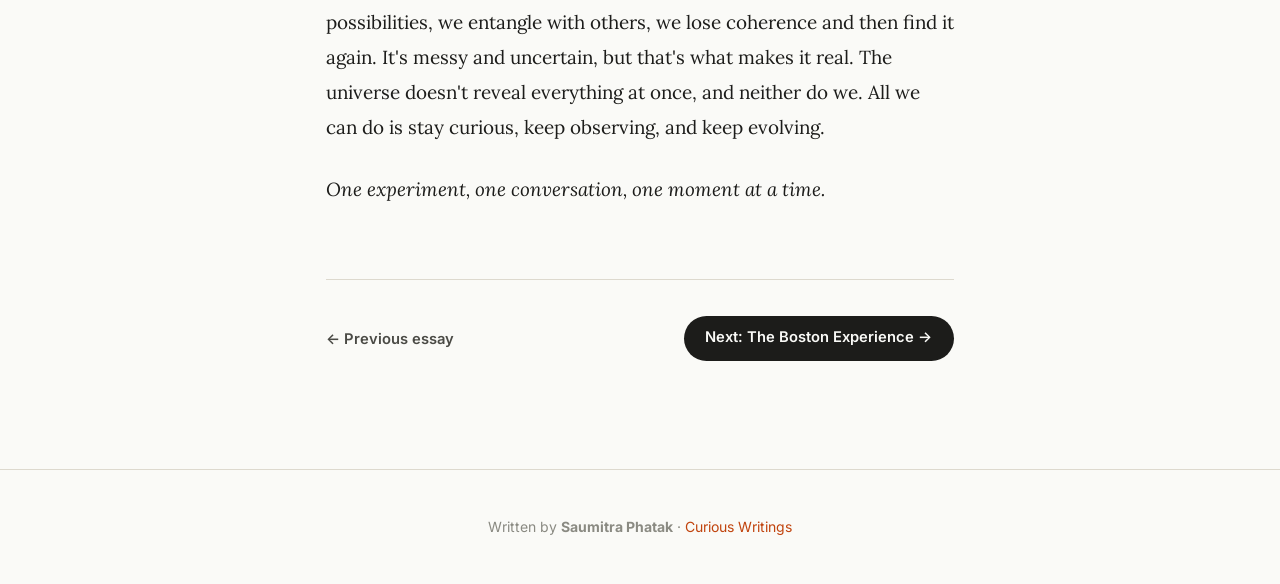
<file: articles/11-life-quantum-physics.html>
<!DOCTYPE html>
<html lang="en">
<head>
  <meta charset="UTF-8">
  <meta name="viewport" content="width=device-width, initial-scale=1.0">
  <title>Life's Connection with Quantum Physics — Curious Writings</title>
  <meta name="description" content="The Observer Effect, Wavefunction Collapse, Entanglement, Uncertainty Principle — 9 fundamental concepts from quantum physics and how each one mirrors the way we live, love, and make decisions. Essay #11 by Saumitra Phatak.">
  <meta name="author" content="Saumitra Phatak">
  <link rel="canonical" href="https://saumitraphatak.github.io/curious-writings/articles/11-life-quantum-physics.html">
  <meta property="og:type" content="article">
  <meta property="og:title" content="Life's Connection with Quantum Physics — Curious Writings">
  <meta property="og:description" content="9 quantum physics principles — Observer Effect, Superposition, Entanglement, Uncertainty — and how each one mirrors real human life.">
  <meta property="og:url" content="https://saumitraphatak.github.io/curious-writings/articles/11-life-quantum-physics.html">
  <meta property="og:site_name" content="Curious Writings">
  <meta name="twitter:card" content="summary">
  <meta name="twitter:title" content="Life's Connection with Quantum Physics">
  <meta name="twitter:description" content="9 quantum physics principles — Observer Effect, Superposition, Entanglement, Uncertainty — and how each one mirrors real human life.">
  <script type="application/ld+json">{"@context":"https://schema.org","@type":"BlogPosting","headline":"Life's Connection with Quantum Physics","description":"9 quantum physics principles — Observer Effect, Superposition, Entanglement, Uncertainty — and how each one mirrors real human life.","author":{"@type":"Person","name":"Saumitra Phatak","url":"https://www.curious96.com"},"url":"https://saumitraphatak.github.io/curious-writings/articles/11-life-quantum-physics.html","datePublished":"2025-01-01","publisher":{"@type":"Person","name":"Saumitra Phatak"}}</script>
  <link rel="stylesheet" href="../css/styles.css">
</head>
<body>
<header class="site-header">
  <div class="inner">
    <a href="../curious-writings.html" class="site-logo">Curious <span>Writings</span></a>
    <nav class="site-nav"><a href="../curious-writings.html">← All Essays</a></nav>
  </div>
</header>
<main>
  <article class="article-page">
    <header class="article-page-header">
      <a href="../curious-writings.html" class="article-back">← Back to all essays</a>
      <div class="article-page-meta">
        <span class="category-tag cat-science">Science & Philosophy</span>
        <span class="read-time">⏱ 7 min read</span>
        <span class="read-time">2025 · Essay #11</span>
      </div>
      <h1>Life's Connection with Quantum Physics 🌪</h1>
      <p class="article-lede">Quantum physics isn't just a set of mysterious rules about particles. It's a philosophy of interaction, uncertainty, and connection. The deeper you look, the more you realise that it's not just the universe behaving this way. It's us.</p>
      <hr class="article-divider">
    </header>

    <div class="article-body">
      <p>If you've ever stared at a physics equation and wondered what it really <em>means</em> beyond the math, this one's for you. Quantum physics isn't just a set of mysterious rules about particles. It's a philosophy of interaction, uncertainty, and connection. The deeper you look, the more you realise that it's not just the universe behaving this way. It's <em>us.</em> Let me draw parallels for you from the fundamental principles of quantum physics — how the tiny particle's world behaves and how we do it at the big stage. This should hopefully convince you that we are not that different!</p>

      <h2>1. The Observer Effect: You Change What You See</h2>

      <p>In quantum mechanics, the act of measuring a system changes its outcome. It's wild, but true. The universe literally reacts to being observed at the quantum (tiny) world.</p>

      <p>In life, it's the same. Every time we interact with someone, we alter their state, and they alter ours. <strong>Observation is never passive — it's participation.</strong> Your presence in someone's life is a kind of measurement, a disturbance, a nudge in their probability wave.</p>

      <h2>2. Collapse of Possibilities — Wavefunction Collapse</h2>

      <p>Before measurement, a quantum system lives in superposition — a cloud of possibilities. But once observed, it collapses into a definite state. Then it doesn't change after it, no matter how many times we measure it!</p>

      <p>Our choices work the same way. <strong>Every decision collapses the infinite "what-ifs" into one "what is."</strong> Once made, you can measure that choice over and over again — it gives the same result. But until you decide, life remains a shimmering blur of maybes. Once you decide, it's done and what's done stays forever — can't change it!</p>

      <h2>3. Coherence and Focus</h2>

      <p>A single particle can stay coherent much longer than a system of many. If you want to create a coherent system but with many particles it's not easy — and that's what current state-of-the-art quantum systems are struggling with. You lose control once you scale to bigger size!</p>

      <p>Our minds are no different: <strong>the longer you can sustain coherence of thought, the better the results.</strong> Distraction, like decoherence, scatters your potential. It can be people or environment. Focus is your personal superpower — it determines how long your mental wave can compute before collapsing into noise.</p>

      <h2>4. Uncertainty and the Art of Letting Go</h2>

      <p>Heisenberg's principle says you can't know two complementary things perfectly at once — say, a particle's position <em>and</em> its momentum. The more you chase one, the blurrier the other becomes. So how much knowledge about one thing you can acquire depends on how well you let the other one go.</p>

      <p>In life, <strong>the tighter you hold on to control, the less freedom you feel.</strong> When you loosen your grip on certainty, you open up infinite clarity in another dimension — be it creativity, love, or peace of mind.</p>

      <h2>5. Resonance: The Physics of Connection</h2>

      <p>Resonance isn't just for pendulums or strings. When two systems vibrate at similar frequencies, they exchange energy beautifully. This is observed in both the classical and quantum world.</p>

      <p>That's exactly what happens when two people connect on the same wavelength or share the same thought. <strong>A slight mismatch actually keeps the dialogue alive</strong> — too much sameness, and the conversation dies out. True connection thrives just a little off-tune, but not far off!</p>

      <h2>6. Entanglement: The Invisible Threads</h2>

      <p>Einstein called it "spooky action at a distance." Two entangled particles share a hidden link, no matter how far apart they are. We do have this in real life as well. <strong>Family!</strong></p>

      <p>We feel the same with family and close friends, especially those bound by emotion or memory. Some of it is bloodline too — we are born with few things connected with generations. You sense their moods, their joys, their fears, across time zones and years. Entanglement isn't just quantum — it's human.</p>

      <h2>7. The Basis Set: Our Belief System</h2>

      <p>Every quantum state can be expressed as a sum of specific basis states. Likewise, every opinion or emotion we express is built upon foundational beliefs — our personal basis set. You can change it, sure, but at every point you do have one.</p>

      <p>Those beliefs can evolve if we let them. <strong>The beauty is in the redefinition, not in rigid preservation.</strong> Growth, after all, is just a new expansion of the same wave in a different basis. But that means if you are arguing with someone, it can only sustain if you understand what someone else's basis in it is.</p>

      <h2>8. Time, Energy, and Evolution</h2>

      <p>In physics, the energy of a system defines how it evolves over time. Similarly, <strong>your current energy — mental, emotional, spiritual — sets the pace for your personal evolution.</strong> What you are going to do next is completely determined by your current state of mind/energy.</p>

      <p>Whether you spend your time observing one event deeply or living through many shallow ones, the conclusion is the same: your energy defines your trajectory.</p>

      <h2>9. No Such Thing as Zero</h2>

      <p>Even in vacuum, quantum fields buzz with restless energy — nothing is truly empty.</p>

      <p>Likewise, <strong>there's no such thing as "nothing happening" in your life.</strong> Every quiet moment holds background vibrations, tiny exchanges of meaning and emotion. Stillness isn't emptiness — it's potential waiting to be observed.</p>

      <hr class="article-divider">

      <p>In the end, maybe quantum physics isn't about particles at all. Maybe it's about participation. About being part of something bigger without fully knowing how it all fits together. We measure, we collapse possibilities, we entangle with others, we lose coherence and then find it again. It's messy and uncertain, but that's what makes it real. The universe doesn't reveal everything at once, and neither do we. All we can do is stay curious, keep observing, and keep evolving.</p>

      <p><em>One experiment, one conversation, one moment at a time.</em></p>
    </div>

    <footer class="article-footer">
      <div class="article-footer-nav">
        <a href="10-ek-unhali-sahal.html">← Previous essay</a>
      </div>
      <a href="12-boston-experience.html" class="back-to-all">Next: The Boston Experience →</a>
    </footer>
  </article>
</main>
<footer class="site-footer">
  <p>Written by <strong>Saumitra Phatak</strong> · <a href="../curious-writings.html">Curious Writings</a></p>
</footer>
<script src="../js/listen.js"></script>
</body>
</html>
</file>
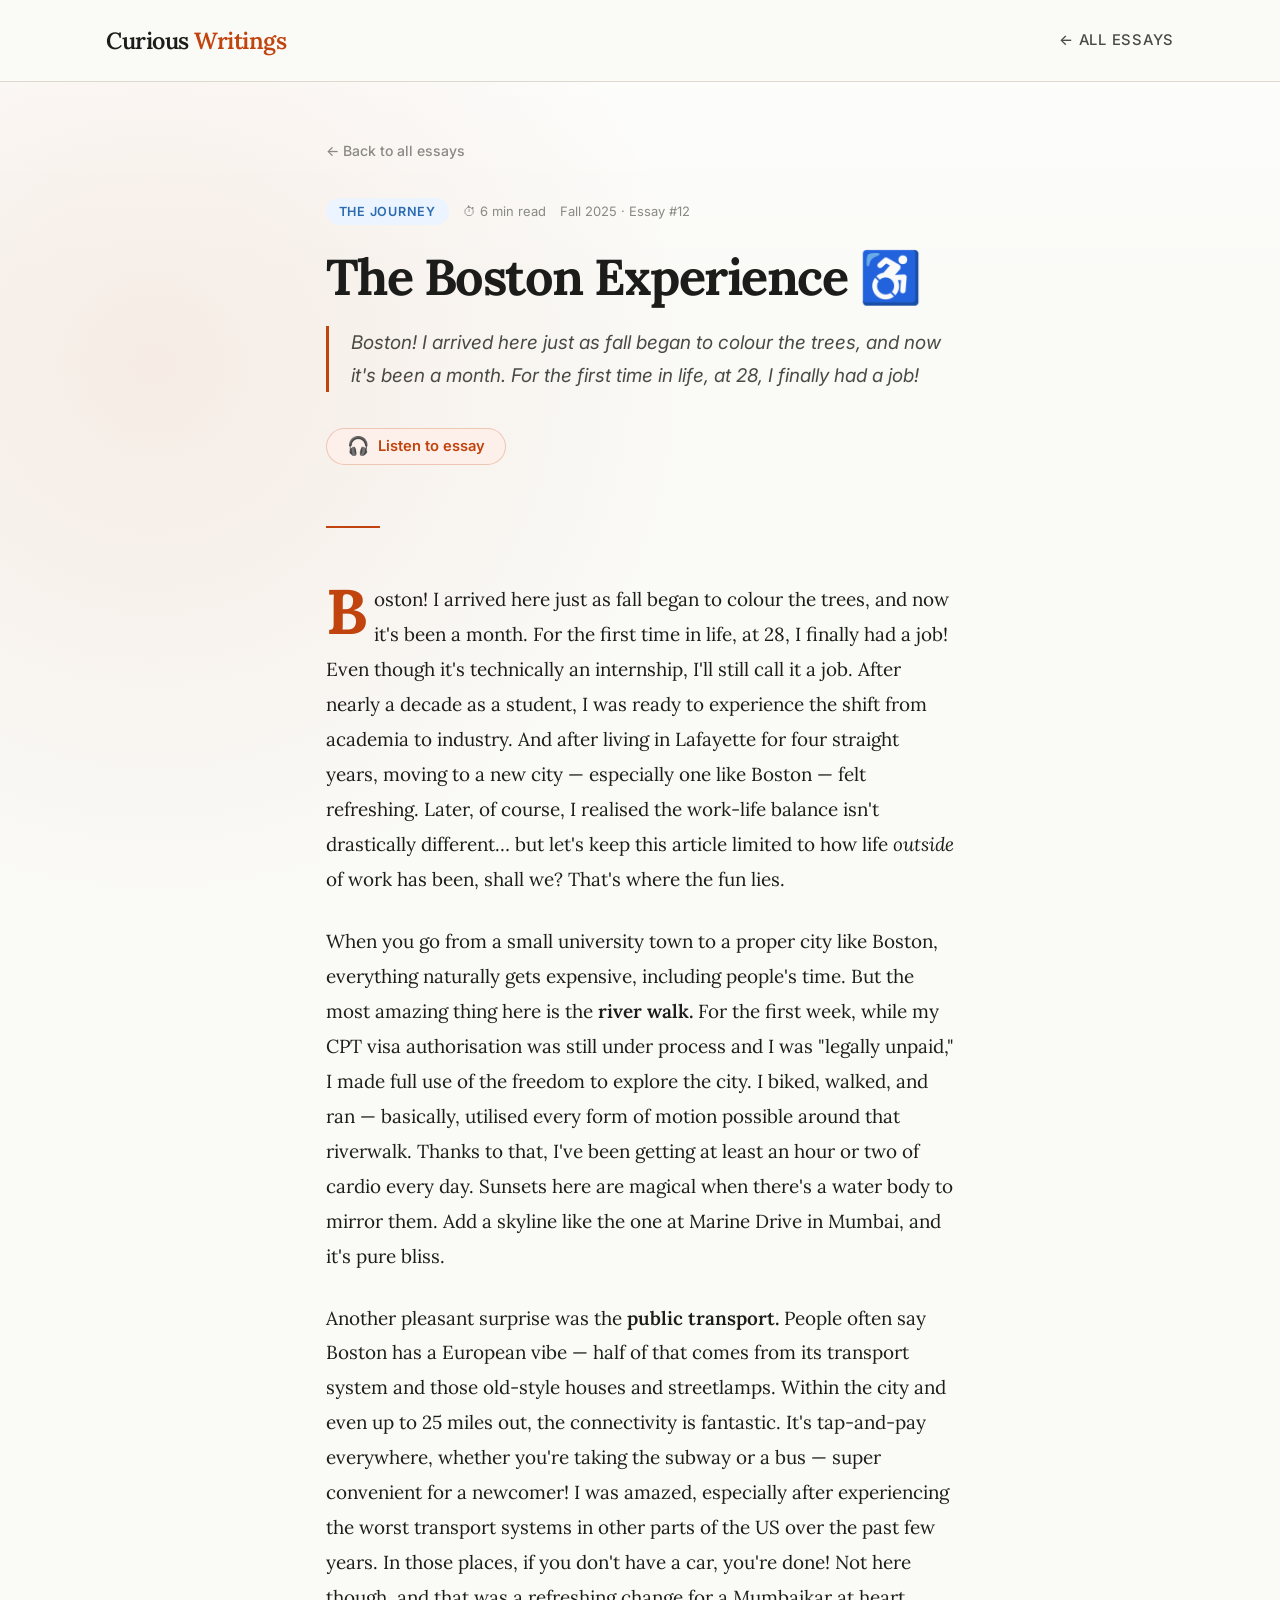
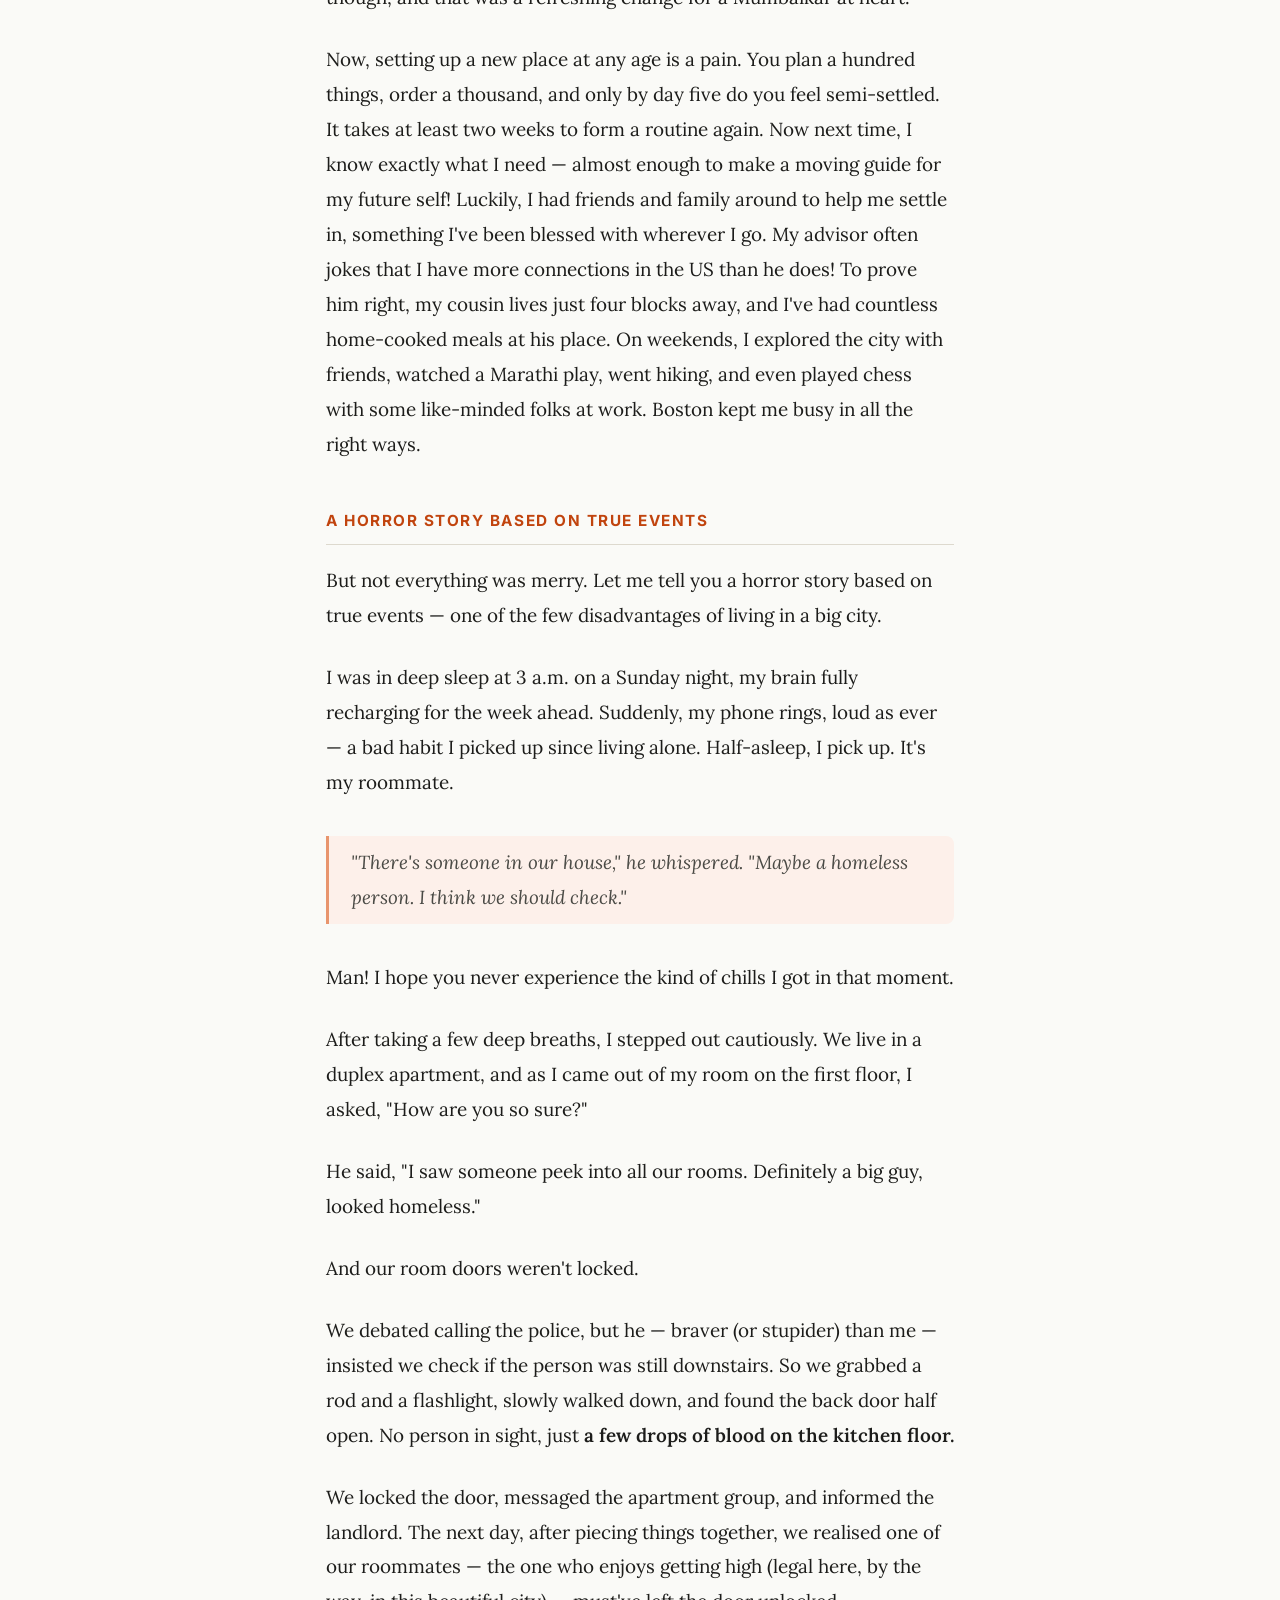
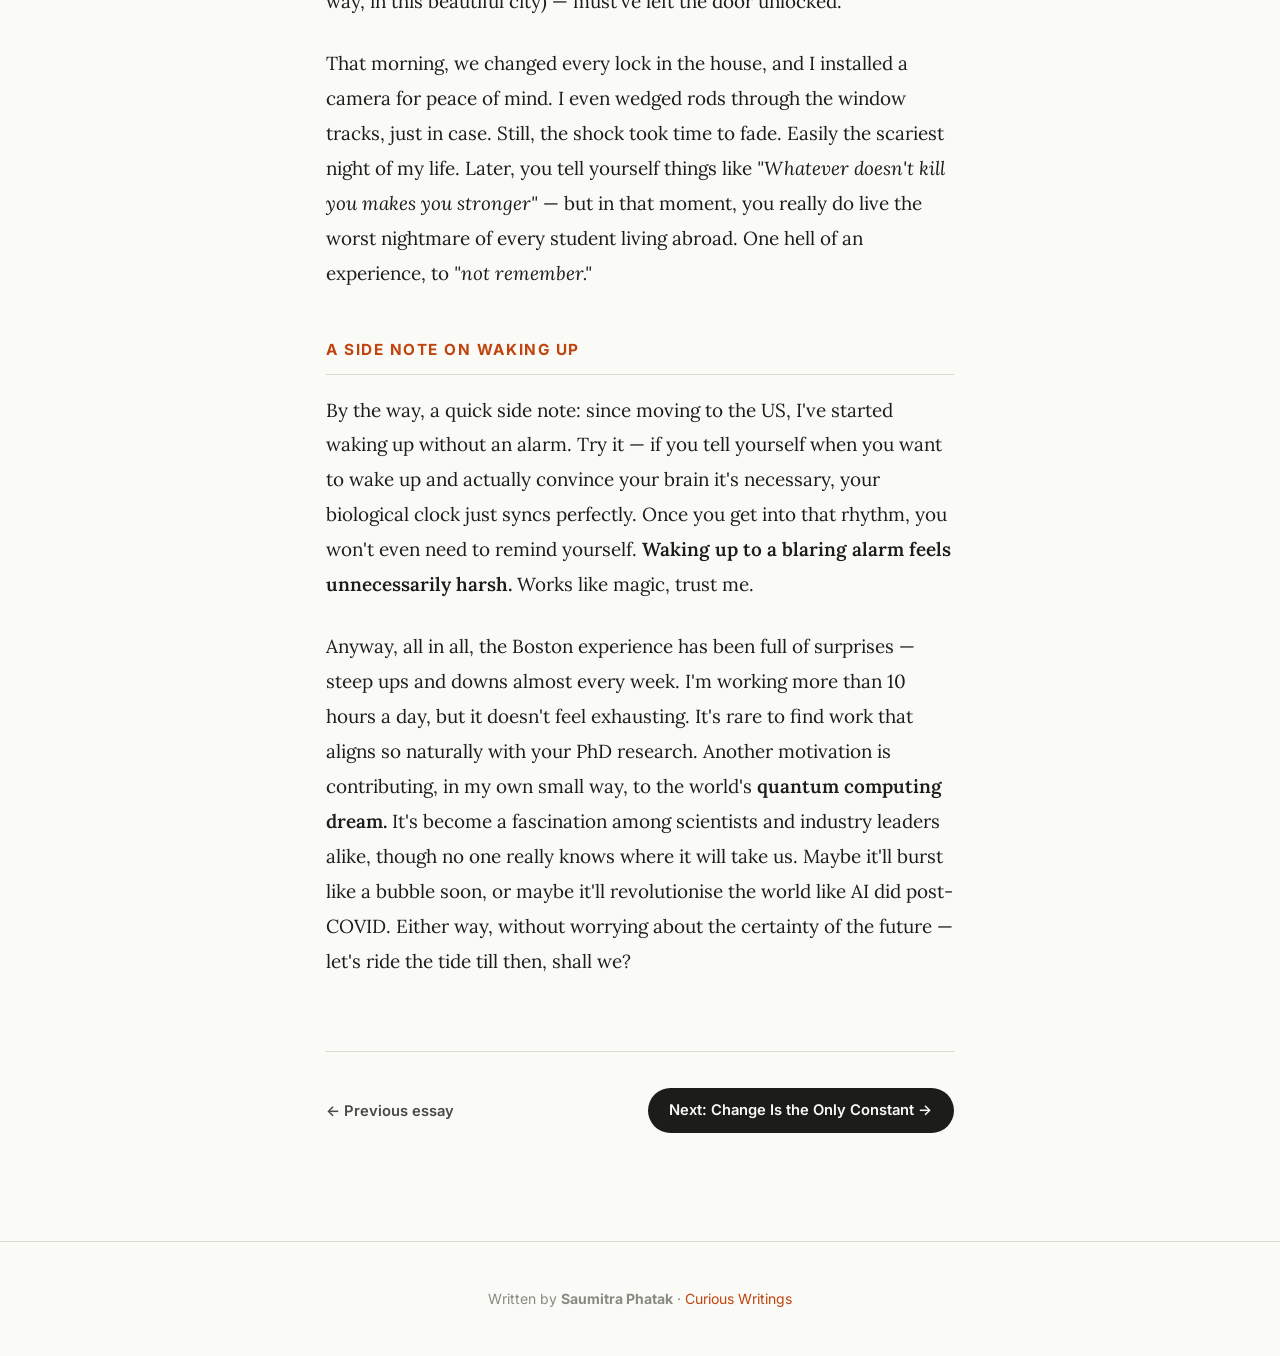
<file: articles/12-boston-experience.html>
<!DOCTYPE html>
<html lang="en">
<head>
  <meta charset="UTF-8">
  <meta name="viewport" content="width=device-width, initial-scale=1.0">
  <title>The Boston Experience — Curious Writings</title>
  <meta name="description" content="First job at 28 — an internship in quantum computing in Boston. The magical river walk. European-style public transport. A 3am horror story with a rod, a flashlight, and drops of blood on the kitchen floor. Essay #12 by Saumitra Phatak.">
  <meta name="author" content="Saumitra Phatak">
  <link rel="canonical" href="https://saumitraphatak.github.io/curious-writings/articles/12-boston-experience.html">
  <meta property="og:type" content="article">
  <meta property="og:title" content="The Boston Experience — Curious Writings">
  <meta property="og:description" content="First job at 28 in Boston: the river walk at sunset, European public transport, a 3am horror story with a homeless intruder, and riding the quantum computing tide.">
  <meta property="og:url" content="https://saumitraphatak.github.io/curious-writings/articles/12-boston-experience.html">
  <meta property="og:site_name" content="Curious Writings">
  <meta name="twitter:card" content="summary">
  <meta name="twitter:title" content="The Boston Experience">
  <meta name="twitter:description" content="First job at 28 in Boston: the river walk at sunset, European public transport, a 3am horror story with a homeless intruder, and riding the quantum computing tide.">
  <script type="application/ld+json">{"@context":"https://schema.org","@type":"BlogPosting","headline":"The Boston Experience","description":"First job at 28 in Boston: the river walk at sunset, European public transport, a 3am horror story with a homeless intruder, and riding the quantum computing tide.","author":{"@type":"Person","name":"Saumitra Phatak","url":"https://www.curious96.com"},"url":"https://saumitraphatak.github.io/curious-writings/articles/12-boston-experience.html","datePublished":"2025-10-01","publisher":{"@type":"Person","name":"Saumitra Phatak"}}</script>
  <link rel="stylesheet" href="../css/styles.css">
</head>
<body>
<header class="site-header">
  <div class="inner">
    <a href="../curious-writings.html" class="site-logo">Curious <span>Writings</span></a>
    <nav class="site-nav"><a href="../curious-writings.html">← All Essays</a></nav>
  </div>
</header>
<main>
  <article class="article-page">
    <header class="article-page-header">
      <a href="../curious-writings.html" class="article-back">← Back to all essays</a>
      <div class="article-page-meta">
        <span class="category-tag cat-journey">The Journey</span>
        <span class="read-time">⏱ 6 min read</span>
        <span class="read-time">Fall 2025 · Essay #12</span>
      </div>
      <h1>The Boston Experience ♿</h1>
      <p class="article-lede">Boston! I arrived here just as fall began to colour the trees, and now it's been a month. For the first time in life, at 28, I finally had a job!</p>
      <hr class="article-divider">
    </header>

    <div class="article-body">
      <p>Boston! I arrived here just as fall began to colour the trees, and now it's been a month. For the first time in life, at 28, I finally had a job! Even though it's technically an internship, I'll still call it a job. After nearly a decade as a student, I was ready to experience the shift from academia to industry. And after living in Lafayette for four straight years, moving to a new city — especially one like Boston — felt refreshing. Later, of course, I realised the work-life balance isn't drastically different… but let's keep this article limited to how life <em>outside</em> of work has been, shall we? That's where the fun lies.</p>

      <p>When you go from a small university town to a proper city like Boston, everything naturally gets expensive, including people's time. But the most amazing thing here is the <strong>river walk.</strong> For the first week, while my CPT visa authorisation was still under process and I was "legally unpaid," I made full use of the freedom to explore the city. I biked, walked, and ran — basically, utilised every form of motion possible around that riverwalk. Thanks to that, I've been getting at least an hour or two of cardio every day. Sunsets here are magical when there's a water body to mirror them. Add a skyline like the one at Marine Drive in Mumbai, and it's pure bliss.</p>

      <p>Another pleasant surprise was the <strong>public transport.</strong> People often say Boston has a European vibe — half of that comes from its transport system and those old-style houses and streetlamps. Within the city and even up to 25 miles out, the connectivity is fantastic. It's tap-and-pay everywhere, whether you're taking the subway or a bus — super convenient for a newcomer! I was amazed, especially after experiencing the worst transport systems in other parts of the US over the past few years. In those places, if you don't have a car, you're done! Not here though, and that was a refreshing change for a Mumbaikar at heart.</p>

      <p>Now, setting up a new place at any age is a pain. You plan a hundred things, order a thousand, and only by day five do you feel semi-settled. It takes at least two weeks to form a routine again. Now next time, I know exactly what I need — almost enough to make a moving guide for my future self! Luckily, I had friends and family around to help me settle in, something I've been blessed with wherever I go. My advisor often jokes that I have more connections in the US than he does! To prove him right, my cousin lives just four blocks away, and I've had countless home-cooked meals at his place. On weekends, I explored the city with friends, watched a Marathi play, went hiking, and even played chess with some like-minded folks at work. Boston kept me busy in all the right ways.</p>

      <h2>A horror story based on true events</h2>

      <p>But not everything was merry. Let me tell you a horror story based on true events — one of the few disadvantages of living in a big city.</p>

      <p>I was in deep sleep at 3 a.m. on a Sunday night, my brain fully recharging for the week ahead. Suddenly, my phone rings, loud as ever — a bad habit I picked up since living alone. Half-asleep, I pick up. It's my roommate.</p>

      <blockquote>"There's someone in our house," he whispered. "Maybe a homeless person. I think we should check."</blockquote>

      <p>Man! I hope you never experience the kind of chills I got in that moment.</p>

      <p>After taking a few deep breaths, I stepped out cautiously. We live in a duplex apartment, and as I came out of my room on the first floor, I asked, "How are you so sure?"</p>

      <p>He said, "I saw someone peek into all our rooms. Definitely a big guy, looked homeless."</p>

      <p>And our room doors weren't locked.</p>

      <p>We debated calling the police, but he — braver (or stupider) than me — insisted we check if the person was still downstairs. So we grabbed a rod and a flashlight, slowly walked down, and found the back door half open. No person in sight, just <strong>a few drops of blood on the kitchen floor.</strong></p>

      <p>We locked the door, messaged the apartment group, and informed the landlord. The next day, after piecing things together, we realised one of our roommates — the one who enjoys getting high (legal here, by the way, in this beautiful city) — must've left the door unlocked.</p>

      <p>That morning, we changed every lock in the house, and I installed a camera for peace of mind. I even wedged rods through the window tracks, just in case. Still, the shock took time to fade. Easily the scariest night of my life. Later, you tell yourself things like <em>"Whatever doesn't kill you makes you stronger"</em> — but in that moment, you really do live the worst nightmare of every student living abroad. One hell of an experience, to <em>"not remember."</em></p>

      <h2>A side note on waking up</h2>

      <p>By the way, a quick side note: since moving to the US, I've started waking up without an alarm. Try it — if you tell yourself when you want to wake up and actually convince your brain it's necessary, your biological clock just syncs perfectly. Once you get into that rhythm, you won't even need to remind yourself. <strong>Waking up to a blaring alarm feels unnecessarily harsh.</strong> Works like magic, trust me.</p>

      <p>Anyway, all in all, the Boston experience has been full of surprises — steep ups and downs almost every week. I'm working more than 10 hours a day, but it doesn't feel exhausting. It's rare to find work that aligns so naturally with your PhD research. Another motivation is contributing, in my own small way, to the world's <strong>quantum computing dream.</strong> It's become a fascination among scientists and industry leaders alike, though no one really knows where it will take us. Maybe it'll burst like a bubble soon, or maybe it'll revolutionise the world like AI did post-COVID. Either way, without worrying about the certainty of the future — let's ride the tide till then, shall we?</p>
    </div>

    <footer class="article-footer">
      <div class="article-footer-nav">
        <a href="11-life-quantum-physics.html">← Previous essay</a>
      </div>
      <a href="13-learnings-of-education.html" class="back-to-all">Next: Change Is the Only Constant →</a>
    </footer>
  </article>
</main>
<footer class="site-footer">
  <p>Written by <strong>Saumitra Phatak</strong> · <a href="../curious-writings.html">Curious Writings</a></p>
</footer>
<script src="../js/listen.js"></script>
</body>
</html>
</file>
<file: css/styles.css>
@import url('https://fonts.googleapis.com/css2?family=Lora:ital,wght@0,400;0,500;0,600;0,700;1,400;1,500&family=Inter:wght@300;400;500;600&family=Noto+Serif+Devanagari:wght@400;600&display=swap');

*, *::before, *::after { box-sizing: border-box; margin: 0; padding: 0; }

:root {
  --bg: #FAFAF7;
  --surface: #F3F0EA;
  --surface2: #EAE6DC;
  --text: #1C1C1A;
  --text-mid: #4A4A45;
  --text-light: #8A8A82;
  --accent: #C1440E;
  --accent-warm: #E8956D;
  --accent-bg: #FDF0EA;
  --border: #DDD9CE;
  --border-light: #EAE6DC;

  /* Category colours */
  --c-journey: #2B6CB0;
  --c-journey-bg: #EBF4FF;
  --c-phd: #6B46C1;
  --c-phd-bg: #F3EEFF;
  --c-travel: #276749;
  --c-travel-bg: #E6F4EE;
  --c-philosophy: #9C4221;
  --c-philosophy-bg: #FFF3EE;
  --c-growth: #285E61;
  --c-growth-bg: #E6F9F9;
  --c-science: #3730A3;
  --c-science-bg: #EEEEFF;
  --c-marathi: #7B341E;
  --c-marathi-bg: #FFF1EC;

  --ff-serif: 'Lora', Georgia, 'Times New Roman', serif;
  --ff-sans: 'Inter', system-ui, -apple-system, sans-serif;
  --ff-deva: 'Noto Serif Devanagari', serif;
}

html { font-size: 18px; scroll-behavior: smooth; }

body {
  background:
    radial-gradient(circle at 12% 8%, rgba(193, 68, 14, 0.08), transparent 30rem),
    linear-gradient(180deg, rgba(255,255,255,0.75), transparent 16rem),
    var(--bg);
  color: var(--text);
  font-family: var(--ff-sans);
  line-height: 1.6;
  -webkit-font-smoothing: antialiased;
  overflow-x: hidden;
}

a { color: inherit; text-decoration: none; text-underline-offset: 0.18em; }
img { max-width: 100%; display: block; }

/* ─── SITE HEADER ─── */
.site-header {
  border-bottom: 1px solid var(--border);
  padding: 1.2rem 0;
  position: sticky;
  top: 0;
  background: rgba(250, 250, 247, 0.95);
  backdrop-filter: blur(8px);
  z-index: 100;
}
.site-header .inner {
  max-width: 1140px;
  margin: 0 auto;
  padding: 0 2rem;
  display: flex;
  align-items: center;
  justify-content: space-between;
}
.site-logo {
  font-family: var(--ff-serif);
  font-size: 1.3rem;
  font-weight: 600;
  color: var(--text);
  letter-spacing: -0.02em;
}
.site-logo span { color: var(--accent); }
.site-nav { display: flex; gap: 1.8rem; align-items: center; }
.site-nav a {
  font-size: 0.82rem;
  font-weight: 500;
  color: var(--text-mid);
  letter-spacing: 0.05em;
  text-transform: uppercase;
  transition: color 0.2s;
}
.site-nav a:hover { color: var(--accent); }

/* ─── HERO (index) ─── */
.hero {
  padding: 5rem 2rem 3rem;
  max-width: 1140px;
  margin: 0 auto;
  display: grid;
  grid-template-columns: minmax(0, 1.4fr) minmax(280px, 0.75fr);
  gap: 3rem;
  align-items: end;
}
.hero-copy { min-width: 0; }
.hero-note {
  background: rgba(255, 255, 255, 0.72);
  border: 1px solid var(--border-light);
  border-radius: 24px;
  padding: 1.45rem;
  box-shadow: 0 24px 70px rgba(44, 26, 14, 0.08);
}
.note-kicker {
  color: var(--accent);
  font-size: 0.68rem;
  font-weight: 700;
  letter-spacing: 0.14em;
  text-transform: uppercase;
  margin-bottom: 0.75rem;
}
.hero-note p:not(.note-kicker) {
  color: var(--text-mid);
  font-family: var(--ff-serif);
  font-size: 0.98rem;
  line-height: 1.75;
  margin-bottom: 1.2rem;
}
.hero-eyebrow {
  font-size: 0.75rem;
  font-weight: 600;
  letter-spacing: 0.12em;
  text-transform: uppercase;
  color: var(--accent);
  margin-bottom: 1rem;
}
.hero h1 {
  font-family: var(--ff-serif);
  font-size: clamp(2.4rem, 5vw, 3.6rem);
  font-weight: 700;
  line-height: 1.15;
  letter-spacing: -0.03em;
  color: var(--text);
  max-width: 700px;
  margin-bottom: 1.2rem;
}
.hero-sub {
  font-size: 1rem;
  color: var(--text-mid);
  max-width: 560px;
  line-height: 1.7;
  margin-bottom: 1.4rem;
}
.hero-actions {
  display: flex;
  flex-wrap: wrap;
  gap: 0.75rem;
  margin-top: 1.5rem;
}
.hero-btn {
  display: inline-flex;
  align-items: center;
  justify-content: center;
  min-height: 2.45rem;
  border: 1px solid var(--border);
  border-radius: 999px;
  padding: 0.55rem 1.05rem;
  color: var(--text-mid);
  font-size: 0.82rem;
  font-weight: 700;
  transition: transform 0.18s, border-color 0.18s, color 0.18s, background 0.18s;
}
.hero-btn:hover {
  transform: translateY(-2px);
  border-color: var(--accent);
  color: var(--accent);
}
.hero-btn.primary {
  background: var(--text);
  border-color: var(--text);
  color: var(--bg);
}
.hero-btn.primary:hover {
  background: var(--accent);
  border-color: var(--accent);
  color: white;
}
.hero-meta {
  display: flex;
  gap: 2rem;
  flex-wrap: wrap;
}
.hero-stat {
  display: flex;
  flex-direction: column;
  gap: 0.15rem;
}
.hero-stat strong {
  font-family: var(--ff-serif);
  font-size: 1.6rem;
  font-weight: 700;
  color: var(--text);
  line-height: 1;
}
.hero-stat small {
  font-size: 0.75rem;
  color: var(--text-light);
  text-transform: uppercase;
  letter-spacing: 0.08em;
}

/* ─── BOOK FEATURE ─── */
.book-feature {
  margin: 0 0 4rem;
  padding: 3.8rem 2rem;
  background: var(--surface);
  border-top: 1px solid var(--border-light);
  border-bottom: 1px solid var(--border-light);
}
.book-feature-inner {
  width: min(100%, 1040px);
  margin: 0 auto;
  display: grid;
  grid-template-columns: minmax(210px, 300px) minmax(0, 1fr);
  gap: clamp(2rem, 6vw, 5rem);
  align-items: center;
}
.book-copy { min-width: 0; }
.book-cover-link {
  display: block;
  width: min(100%, 280px);
  justify-self: center;
  transition: transform 0.2s ease;
}
.book-cover-link:hover { transform: translateY(-4px); }
.book-cover {
  width: 100%;
  height: auto;
  aspect-ratio: auto;
  object-fit: contain;
  border: 1px solid var(--border);
  box-shadow: 0 22px 50px rgba(44, 26, 14, 0.16);
}
.book-copy h2 {
  max-width: 680px;
  font-family: var(--ff-serif);
  font-size: clamp(2rem, 4vw, 3.2rem);
  line-height: 1.12;
  letter-spacing: -0.03em;
  margin-bottom: 0.55rem;
  overflow-wrap: break-word;
}
.book-subtitle {
  color: var(--accent);
  font-family: var(--ff-serif);
  font-size: 1.05rem;
  font-style: italic;
  margin-bottom: 1.2rem;
}
.book-description {
  max-width: 650px;
  color: var(--text-mid);
  font-family: var(--ff-serif);
  font-size: 0.98rem;
  line-height: 1.75;
}
.book-context {
  max-width: 620px;
  margin: 1.1rem 0 0;
  color: var(--text-mid);
  font-size: 0.86rem;
  line-height: 1.7;
}
.book-copy blockquote {
  max-width: 620px;
  margin: 1.35rem 0;
  padding-left: 1rem;
  border-left: 2px solid var(--accent);
  color: var(--text);
  font-family: var(--ff-serif);
  font-size: 0.92rem;
  font-style: italic;
}
.book-meta {
  display: flex;
  flex-wrap: wrap;
  gap: 0.55rem 1.2rem;
  color: var(--text-light);
  font-size: 0.72rem;
  font-weight: 600;
  letter-spacing: 0.08em;
  text-transform: uppercase;
}
.book-meta span + span::before {
  content: '•';
  margin-right: 1.2rem;
  color: var(--accent-warm);
}
.book-actions { align-items: center; }
.text-download {
  color: var(--accent);
  font-size: 0.8rem;
  font-weight: 700;
  border-bottom: 1px solid rgba(193, 68, 14, 0.28);
}
.text-download:hover { color: var(--text); }

/* ─── TIMELINE STORY MAP ─── */
.timeline-section {
  max-width: 1140px;
  margin: 0 auto 3.8rem;
  padding: 0 2rem;
}
.timeline-intro {
  align-items: start;
}
.timeline-intro > p {
  max-width: 390px;
  color: var(--text-mid);
  font-family: var(--ff-serif);
  font-size: 0.96rem;
  line-height: 1.7;
}
.timeline {
  position: relative;
  display: grid;
  gap: 0;
  border-top: 1px solid var(--border);
}
.timeline::before {
  content: '';
  position: absolute;
  left: 7.35rem;
  top: 0;
  bottom: 0;
  width: 1px;
  background: var(--border);
}
.timeline-item {
  position: relative;
  display: grid;
  grid-template-columns: 5.6rem 1.8rem minmax(0, 1fr);
  gap: 0.9rem;
  padding: 1.2rem 0;
  border-bottom: 1px solid var(--border-light);
}
.timeline-year {
  color: var(--accent);
  font-family: var(--ff-serif);
  font-size: 1.05rem;
  font-weight: 700;
  line-height: 1.3;
}
.timeline-dot {
  position: relative;
  width: 0.78rem;
  height: 0.78rem;
  margin-top: 0.25rem;
  border: 2px solid var(--accent);
  border-radius: 50%;
  background: var(--bg);
  box-shadow: 0 0 0 7px var(--bg);
  z-index: 1;
}
.timeline-copy {
  display: grid;
  gap: 0.25rem;
}
.timeline-copy strong {
  font-family: var(--ff-serif);
  font-size: 1.1rem;
  line-height: 1.25;
}
.timeline-copy small {
  max-width: 760px;
  color: var(--text-mid);
  font-family: var(--ff-serif);
  font-size: 0.88rem;
  line-height: 1.65;
}
.timeline-item:hover .timeline-copy strong {
  color: var(--accent);
}

/* ─── READER PATHS ─── */
.reader-paths {
  max-width: 1140px;
  margin: 0 auto 3.4rem;
  padding: 0 2rem;
}
.section-intro {
  display: flex;
  justify-content: space-between;
  align-items: end;
  gap: 2rem;
  margin-bottom: 1.1rem;
}
.section-intro h2 {
  font-family: var(--ff-serif);
  font-size: clamp(1.45rem, 3vw, 2.1rem);
  letter-spacing: -0.03em;
  line-height: 1.15;
}
.path-grid {
  display: grid;
  grid-template-columns: repeat(4, 1fr);
  gap: 1rem;
}
.path-card {
  position: relative;
  isolation: isolate;
  min-height: 210px;
  padding: 1.25rem;
  border: 1px solid var(--border-light);
  border-radius: 18px;
  background: linear-gradient(145deg, rgba(255,255,255,0.9), rgba(243,240,234,0.68));
  box-shadow: 0 14px 45px rgba(44, 26, 14, 0.06);
  overflow: hidden;
  transition: transform 0.18s, border-color 0.18s, box-shadow 0.18s;
}
.path-card::before {
  content: '';
  position: absolute;
  inset: auto -20% -40% 35%;
  height: 110px;
  border-radius: 999px;
  background: rgba(193, 68, 14, 0.08);
  filter: blur(18px);
  z-index: -1;
}
.path-card:hover {
  transform: translateY(-4px);
  border-color: rgba(193, 68, 14, 0.34);
  box-shadow: 0 22px 65px rgba(44, 26, 14, 0.11);
}
.path-num {
  color: var(--accent);
  font-size: 0.72rem;
  font-weight: 800;
  letter-spacing: 0.16em;
}
.path-card h3 {
  font-family: var(--ff-serif);
  font-size: 1.15rem;
  margin: 0.45rem 0 0.45rem;
}
.path-card p {
  color: var(--text-mid);
  font-size: 0.86rem;
  line-height: 1.65;
  margin-bottom: 1rem;
}
.path-card small {
  color: var(--accent);
  font-weight: 700;
  font-size: 0.76rem;
}

/* ─── DIVIDER ─── */
.divider {
  max-width: 1140px;
  margin: 0 auto 3rem;
  padding: 0 2rem;
  border: none;
  border-top: 1px solid var(--border);
}

/* ─── FILTER BAR ─── */
.filter-shell {
  max-width: 1140px;
  margin: 0 auto 2.5rem;
  padding: 0 2rem;
}
.search-wrap {
  position: relative;
  max-width: 520px;
  margin-bottom: 1rem;
}
.search-icon {
  position: absolute;
  left: 1rem;
  top: 50%;
  transform: translateY(-50%);
  color: var(--text-light);
  font-size: 1rem;
}
.search-wrap input {
  width: 100%;
  border: 1px solid var(--border);
  border-radius: 999px;
  background: rgba(255,255,255,0.78);
  color: var(--text);
  font: 500 0.86rem var(--ff-sans);
  padding: 0.74rem 1rem 0.74rem 2.45rem;
  outline: none;
  transition: border-color 0.18s, box-shadow 0.18s, background 0.18s;
}
.search-wrap input:focus {
  border-color: rgba(193, 68, 14, 0.5);
  background: white;
  box-shadow: 0 0 0 4px rgba(193, 68, 14, 0.09);
}
.filter-bar {
  max-width: none;
  margin: 0;
  padding: 0;
  display: flex;
  gap: 0.6rem;
  flex-wrap: wrap;
  align-items: center;
}
.filter-label {
  font-size: 0.72rem;
  font-weight: 600;
  letter-spacing: 0.08em;
  text-transform: uppercase;
  color: var(--text-light);
  margin-right: 0.4rem;
}
.filter-btn {
  border: 1px solid var(--border);
  background: transparent;
  padding: 0.3rem 0.9rem;
  border-radius: 99px;
  font-size: 0.78rem;
  font-weight: 500;
  color: var(--text-mid);
  cursor: pointer;
  font-family: var(--ff-sans);
  transition: all 0.15s;
}
.filter-btn:hover, .filter-btn.active {
  background: var(--text);
  border-color: var(--text);
  color: var(--bg);
}

/* ─── ARTICLE GRID ─── */
.articles-section {
  max-width: 1140px;
  margin: 0 auto;
  padding: 0 2rem 6rem;
}
.articles-grid {
  display: grid;
  grid-template-columns: repeat(3, 1fr);
  gap: 1.8rem;
}

/* ─── ARTICLE CARD ─── */
.article-card {
  background: white;
  border: 1px solid var(--border-light);
  border-radius: 18px;
  overflow: hidden;
  transition: transform 0.22s ease, box-shadow 0.22s ease, border-color 0.22s ease;
  display: flex;
  flex-direction: column;
  box-shadow: 0 10px 32px rgba(44, 26, 14, 0.045);
}
.article-card:not(.featured):hover,
.article-card:not(.featured):focus-within {
  transform: translateY(-4px);
  border-color: rgba(193, 68, 14, 0.25);
  box-shadow: 0 18px 52px rgba(44, 26, 14, 0.1);
}
.card-body {
  padding: 1.6rem;
  flex: 1;
  display: flex;
  flex-direction: column;
}
.card-meta {
  display: flex;
  align-items: center;
  gap: 0.6rem;
  margin-bottom: 0.9rem;
  flex-wrap: wrap;
}
.category-tag {
  display: inline-block;
  padding: 0.2rem 0.7rem;
  border-radius: 99px;
  font-size: 0.7rem;
  font-weight: 600;
  letter-spacing: 0.06em;
  text-transform: uppercase;
}
.cat-journey { background: var(--c-journey-bg); color: var(--c-journey); }
.cat-phd     { background: var(--c-phd-bg);     color: var(--c-phd); }
.cat-travel  { background: var(--c-travel-bg);  color: var(--c-travel); }
.cat-philosophy { background: var(--c-philosophy-bg); color: var(--c-philosophy); }
.cat-growth  { background: var(--c-growth-bg);  color: var(--c-growth); }
.cat-science { background: var(--c-science-bg); color: var(--c-science); }
.cat-marathi { background: var(--c-marathi-bg); color: var(--c-marathi); }

.read-time {
  font-size: 0.72rem;
  color: var(--text-light);
  display: flex;
  align-items: center;
  gap: 0.25rem;
}
.card-num {
  font-size: 0.68rem;
  color: var(--text-light);
  font-weight: 500;
  margin-left: auto;
}
.card-title {
  font-family: var(--ff-serif);
  font-size: 1.2rem;
  font-weight: 600;
  line-height: 1.3;
  letter-spacing: -0.02em;
  color: var(--text);
  margin-bottom: 0.7rem;
  flex-shrink: 0;
}
.card-excerpt {
  font-size: 0.88rem;
  color: var(--text-mid);
  line-height: 1.65;
  flex: 1;
  margin-bottom: 1.2rem;
  display: -webkit-box;
  -webkit-line-clamp: 3;
  -webkit-box-orient: vertical;
  overflow: hidden;
}
.card-footer {
  border-top: 1px solid var(--border-light);
  padding-top: 1rem;
  display: flex;
  align-items: center;
  justify-content: space-between;
}
.card-read-link {
  font-size: 0.82rem;
  font-weight: 600;
  color: var(--accent);
  display: flex;
  align-items: center;
  gap: 0.35rem;
  transition: gap 0.2s;
  border-bottom: 1px solid rgba(193, 68, 14, 0.28);
}
.article-card:hover .card-read-link { gap: 0.6rem; }
.card-lang {
  font-size: 0.72rem;
  color: var(--text-light);
  font-style: italic;
}

/* ─── FEATURED CARD (editorial hero) ─── */
.article-card.featured {
  grid-column: 1 / -1;
  flex-direction: row;
  min-height: 280px;
  background: linear-gradient(135deg, #1C1C1A 0%, #2E2218 60%, #1C1C1A 100%);
  border-color: transparent;
  position: relative;
  overflow: hidden;
  transition: box-shadow 0.3s ease, transform 0.3s ease;
}
.article-card.featured:hover {
  transform: translateY(-3px);
  box-shadow: 0 24px 64px rgba(0,0,0,0.25);
}
.article-card.featured::after {
  content: 'Essay №01';
  position: absolute;
  right: -0.5rem;
  bottom: -2rem;
  font-family: var(--ff-serif);
  font-size: 7.5rem;
  font-weight: 700;
  color: rgba(255,255,255,0.035);
  letter-spacing: -0.04em;
  pointer-events: none;
  line-height: 1;
  white-space: nowrap;
}
.article-card.featured .card-body {
  padding: 2.8rem 3.2rem;
  max-width: 740px;
}
.article-card.featured .category-tag {
  background: rgba(193, 68, 14, 0.2);
  color: #E8956D;
  border: 1px solid rgba(232, 149, 109, 0.25);
}
.article-card.featured .read-time,
.article-card.featured .card-num {
  color: rgba(245, 237, 216, 0.4);
}
.article-card.featured .card-title {
  font-size: clamp(1.6rem, 2.5vw, 2.1rem);
  color: #F5EDD8;
  line-height: 1.25;
  letter-spacing: -0.025em;
}
.article-card.featured .card-excerpt {
  color: rgba(245, 237, 216, 0.62);
  -webkit-line-clamp: 3;
  font-size: 0.92rem;
}
.article-card.featured .card-footer {
  border-top-color: rgba(255,255,255,0.08);
}
.article-card.featured .card-read-link { color: #E8956D; }
.article-card.featured .card-lang { color: rgba(245,237,216,0.35); }
@media (max-width: 720px) {
  .article-card.featured { grid-column: 1 / -1; flex-direction: column; }
  .article-card.featured .card-body { padding: 1.8rem; }
}

/* ─── ARTICLE PAGE ─── */
.article-page {
  max-width: 700px;
  margin: 0 auto;
  padding: 3rem 2rem 6rem;
}
.article-page-header {
  margin-bottom: 3rem;
}
.article-back {
  display: inline-flex;
  align-items: center;
  gap: 0.4rem;
  font-size: 0.78rem;
  font-weight: 500;
  color: var(--text-light);
  margin-bottom: 2rem;
  transition: color 0.2s;
}
.article-back:hover { color: var(--accent); }
.article-page-meta {
  display: flex;
  align-items: center;
  gap: 0.8rem;
  margin-bottom: 1.2rem;
  flex-wrap: wrap;
}
.article-page-header h1 {
  font-family: var(--ff-serif);
  font-size: clamp(1.9rem, 4vw, 2.8rem);
  font-weight: 700;
  line-height: 1.2;
  letter-spacing: -0.03em;
  color: var(--text);
  margin-bottom: 1rem;
}
.article-page-header h1.devanagari {
  font-family: var(--ff-deva);
}
.article-lede {
  font-size: 1.05rem;
  color: var(--text-mid);
  line-height: 1.75;
  font-style: italic;
  border-left: 3px solid var(--accent);
  padding-left: 1.2rem;
  margin-bottom: 2rem;
}
.article-divider {
  width: 3rem;
  height: 2px;
  background: var(--accent);
  margin: 2rem 0;
  border: none;
}

/* ─── ARTICLE BODY ─── */
.article-body {
  font-family: var(--ff-serif);
  font-size: 1.05rem;
  line-height: 1.85;
  color: var(--text);
}
.article-body.devanagari {
  font-family: var(--ff-deva);
  font-size: 1.08rem;
  line-height: 2;
}
.article-body p {
  margin-bottom: 1.5rem;
}
.article-body p:first-child::first-letter {
  font-size: 3.5rem;
  line-height: 0.85;
  float: left;
  padding-right: 0.1em;
  padding-top: 0.05em;
  font-weight: 700;
  color: var(--accent);
  font-family: var(--ff-serif);
}
.article-body h2 {
  font-family: var(--ff-sans);
  font-size: 0.85rem;
  font-weight: 700;
  letter-spacing: 0.1em;
  text-transform: uppercase;
  color: var(--accent);
  margin: 2.5rem 0 1rem;
  padding-bottom: 0.5rem;
  border-bottom: 1px solid var(--border);
}
.article-body strong {
  font-weight: 600;
  color: var(--text);
}
.article-body em { font-style: italic; }
.article-body blockquote {
  border-left: 3px solid var(--accent-warm);
  padding: 0.5rem 1.2rem;
  margin: 2rem 0;
  background: var(--accent-bg);
  border-radius: 0 8px 8px 0;
  font-style: italic;
  color: var(--text-mid);
}

/* ─── ARTICLE FOOTER ─── */
.article-footer {
  margin-top: 4rem;
  padding-top: 2rem;
  border-top: 1px solid var(--border);
  display: flex;
  justify-content: space-between;
  align-items: center;
  flex-wrap: wrap;
  gap: 1rem;
}
.article-footer-nav a {
  display: inline-flex;
  align-items: center;
  gap: 0.4rem;
  font-size: 0.82rem;
  font-weight: 600;
  color: var(--text-mid);
  transition: color 0.2s;
}
.article-footer-nav a:hover { color: var(--accent); }
.back-to-all {
  display: inline-flex;
  align-items: center;
  gap: 0.5rem;
  background: var(--text);
  color: var(--bg) !important;
  padding: 0.6rem 1.2rem;
  border-radius: 99px;
  font-size: 0.82rem;
  font-weight: 600;
  transition: background 0.2s !important;
}
.back-to-all:hover { background: var(--accent) !important; }

/* ─── SITE FOOTER ─── */
.site-footer {
  border-top: 1px solid var(--border);
  padding: 2.5rem 2rem;
  text-align: center;
}
.site-footer p {
  font-size: 0.78rem;
  color: var(--text-light);
  line-height: 1.7;
}
.site-footer a { color: var(--accent); }
.empty-state {
  margin: 2rem auto 0;
  max-width: 640px;
  color: var(--text-mid);
  text-align: center;
  font-family: var(--ff-serif);
  font-size: 1rem;
  border: 1px dashed var(--border);
  border-radius: 18px;
  padding: 1.4rem;
  background: rgba(255,255,255,0.55);
}

/* ─── SCROLL REVEAL (stagger support) ─── */
.reveal {
  opacity: 0;
  transform: translateY(18px);
  transition: opacity 0.5s ease calc(var(--stagger, 0) * 55ms),
              transform 0.5s ease calc(var(--stagger, 0) * 55ms);
}
.reveal.visible {
  opacity: 1;
  transform: none;
}

/* ─── RESPONSIVE GRID ─── */
@media (max-width: 960px) {
  .articles-grid { grid-template-columns: repeat(2, 1fr); }
  .hero { grid-template-columns: 1fr; gap: 1.6rem; }
  .hero-note { max-width: 640px; }
  .path-grid { grid-template-columns: repeat(2, 1fr); }
  .book-feature-inner { grid-template-columns: 220px minmax(0, 1fr); gap: 2.5rem; }
}
@media (max-width: 580px) {
  .articles-grid { grid-template-columns: 1fr; }
  .path-grid { grid-template-columns: 1fr; }
}

/* ─── RESPONSIVE (existing) ─── */
@media (max-width: 640px) {
  html { font-size: 16px; }
  .hero { padding: 3rem 1.5rem 2.5rem; }
  .articles-section { padding: 0 1.5rem 4rem; }
  .filter-bar { padding: 0; }
  .filter-shell { padding: 0 1.5rem; }
  .reader-paths { padding: 0 1.5rem; margin-bottom: 2.4rem; }
  .timeline-section { padding: 0 1.5rem; margin-bottom: 2.6rem; }
  .timeline-intro { display: block; }
  .timeline-intro > p { margin-top: 0.8rem; }
  .timeline::before { left: 4.8rem; }
  .timeline-item {
    grid-template-columns: 3.55rem 1.35rem minmax(0, 1fr);
    gap: 0.65rem;
  }
  .timeline-year { font-size: 0.88rem; }
  .divider { padding: 0 1.5rem; }
  .site-header .inner { padding: 0 1.5rem; }
  .site-nav { gap: 0.7rem; }
  .site-nav .external-site-link { display: none; }
  .article-page { padding: 2rem 1.5rem 4rem; }
  .book-feature { padding: 3rem 1.5rem; }
  .book-feature-inner { grid-template-columns: 1fr; }
  .book-cover-link { width: min(68vw, 260px); }
  .book-copy { text-align: left; }
  .book-meta span + span::before { display: none; }
  .hero h1, .book-copy h2 { overflow-wrap: anywhere; }
  .hero-actions { gap: 0.55rem; }
  .hero-btn { padding-inline: 0.85rem; }
}

/* ─── READING PROGRESS BAR ─── */
.progress-bar {
  position: fixed;
  top: 0;
  left: 0;
  right: 0;
  height: 3px;
  background: var(--accent);
  transform-origin: left center;
  transform: scaleX(0);
  z-index: 999;
  pointer-events: none;
}
@supports (animation-timeline: scroll()) {
  .progress-bar {
    animation: progressGrow linear both;
    animation-timeline: scroll(root block);
  }
  @keyframes progressGrow {
    from { transform: scaleX(0); }
    to   { transform: scaleX(1); }
  }
}

/* ─── THEME TOGGLE BUTTON ─── */
.theme-toggle {
  background: none;
  border: 1px solid var(--border);
  border-radius: 99px;
  cursor: pointer;
  padding: 0.22rem 0.55rem;
  font-size: 0.95rem;
  color: var(--text-mid);
  transition: border-color 0.2s, color 0.2s;
  line-height: 1.4;
  font-family: var(--ff-sans);
}
.theme-toggle:hover {
  border-color: var(--accent);
  color: var(--accent);
}

/* ─── DARK MODE ─── */
:root[data-theme="dark"] {
  --bg: #1A1410;
  --surface: #241D18;
  --surface2: #2E2520;
  --text: #F5EDD8;
  --text-mid: #C4A882;
  --text-light: #8A7260;
  --accent: #E8956D;
  --accent-warm: #C96A2E;
  --accent-bg: #2A1D15;
  --border: #3D3028;
  --border-light: #2E2520;
  --c-journey-bg: #1A2235; --c-phd-bg: #1E1830;
  --c-travel-bg: #162518; --c-philosophy-bg: #271A14;
  --c-growth-bg: #142020; --c-science-bg: #16154A;
  --c-marathi-bg: #251510;
}
[data-theme="dark"] body { background: var(--bg); }
[data-theme="dark"] .article-card { background: #241D18; }
[data-theme="dark"] .hero-note,
[data-theme="dark"] .path-card,
[data-theme="dark"] .empty-state {
  background: rgba(36, 29, 24, 0.75);
  box-shadow: 0 24px 70px rgba(0,0,0,0.18);
}
[data-theme="dark"] .search-wrap input { background: rgba(36, 29, 24, 0.78); }
[data-theme="dark"] .search-wrap input:focus { background: #241D18; }
[data-theme="dark"] .site-header { background: rgba(26, 20, 16, 0.95); }
[data-theme="dark"] .book-cover {
  border-color: #4A382C;
  box-shadow: 0 22px 50px rgba(0,0,0,0.34);
}
[data-theme="dark"] .article-card.featured {
  background: linear-gradient(135deg, #241D18 0%, #301E10 60%, #241D18 100%);
}
[data-theme="dark"] .hero h1 { color: var(--text); }
[data-theme="dark"] .site-logo { color: var(--text); }
[data-theme="dark"] .filter-btn:hover,
[data-theme="dark"] .filter-btn.active {
  background: var(--text);
  border-color: var(--text);
  color: var(--bg);
}

/* ─── CARD AUDIO HINT (front page — passive indicator only) ─── */
.card-audio-hint {
  display: inline-flex;
  align-items: center;
  gap: 0.25rem;
  font-size: 0.68rem;
  color: var(--text-light);
  font-style: italic;
  flex-shrink: 0;
  pointer-events: none;
  user-select: none;
}

/* ─── ARTICLE LISTEN CONTROLS ─── */
.ls-controls {
  display: flex;
  align-items: center;
  gap: 0.6rem;
  margin-bottom: 1.4rem;
  flex-wrap: wrap;
}
.ls-voice-select {
  border: 1px solid var(--border);
  background: var(--bg);
  color: var(--text-mid);
  border-radius: 99px;
  padding: 0.4rem 0.9rem;
  font-size: 0.75rem;
  font-family: var(--ff-sans);
  cursor: pointer;
  max-width: 200px;
  transition: border-color 0.2s;
  appearance: none;
  -webkit-appearance: none;
  background-image: url("data:image/svg+xml,%3Csvg xmlns='http://www.w3.org/2000/svg' width='10' height='6'%3E%3Cpath d='M0 0l5 6 5-6z' fill='%238A8A82'/%3E%3C/svg%3E");
  background-repeat: no-repeat;
  background-position: right 0.7rem center;
  padding-right: 1.8rem;
}
.ls-voice-select:focus { outline: none; border-color: var(--accent); }
.ls-voice-select:hover { border-color: var(--accent); }
.ls-voice-label {
  font-size: 0.7rem;
  color: var(--text-light);
  font-style: italic;
  white-space: nowrap;
}
/* ─── ARTICLE LISTEN BUTTON (inside essay pages) ─── */
.ls-btn {
  display: inline-flex;
  align-items: center;
  gap: 0.5rem;
  background: var(--accent-bg);
  border: 1px solid rgba(193, 68, 14, 0.25);
  border-radius: 99px;
  padding: 0.48rem 1.1rem;
  font-size: 0.82rem;
  font-weight: 600;
  color: var(--accent);
  cursor: pointer;
  font-family: var(--ff-sans);
  transition: all 0.2s;
  margin-bottom: 1.4rem;
}
.ls-btn:hover {
  background: var(--accent);
  color: white;
  border-color: var(--accent);
}
.ls-btn.ls-active {
  background: var(--accent);
  color: white;
  border-color: var(--accent);
}
.ls-icon  { font-size: 1rem; line-height: 1; }
.ls-label { font-size: 0.82rem; }

/* ─── VIEW TRANSITIONS ─── */
@view-transition { navigation: auto; }
::view-transition-old(root) {
  animation: 220ms ease-in both fade-out-slide;
}
::view-transition-new(root) {
  animation: 280ms ease-out both fade-in-slide;
}
@keyframes fade-out-slide {
  from { opacity: 1; transform: translateY(0); }
  to   { opacity: 0; transform: translateY(-8px); }
}
@keyframes fade-in-slide {
  from { opacity: 0; transform: translateY(8px); }
  to   { opacity: 1; transform: translateY(0); }
}
</file>
